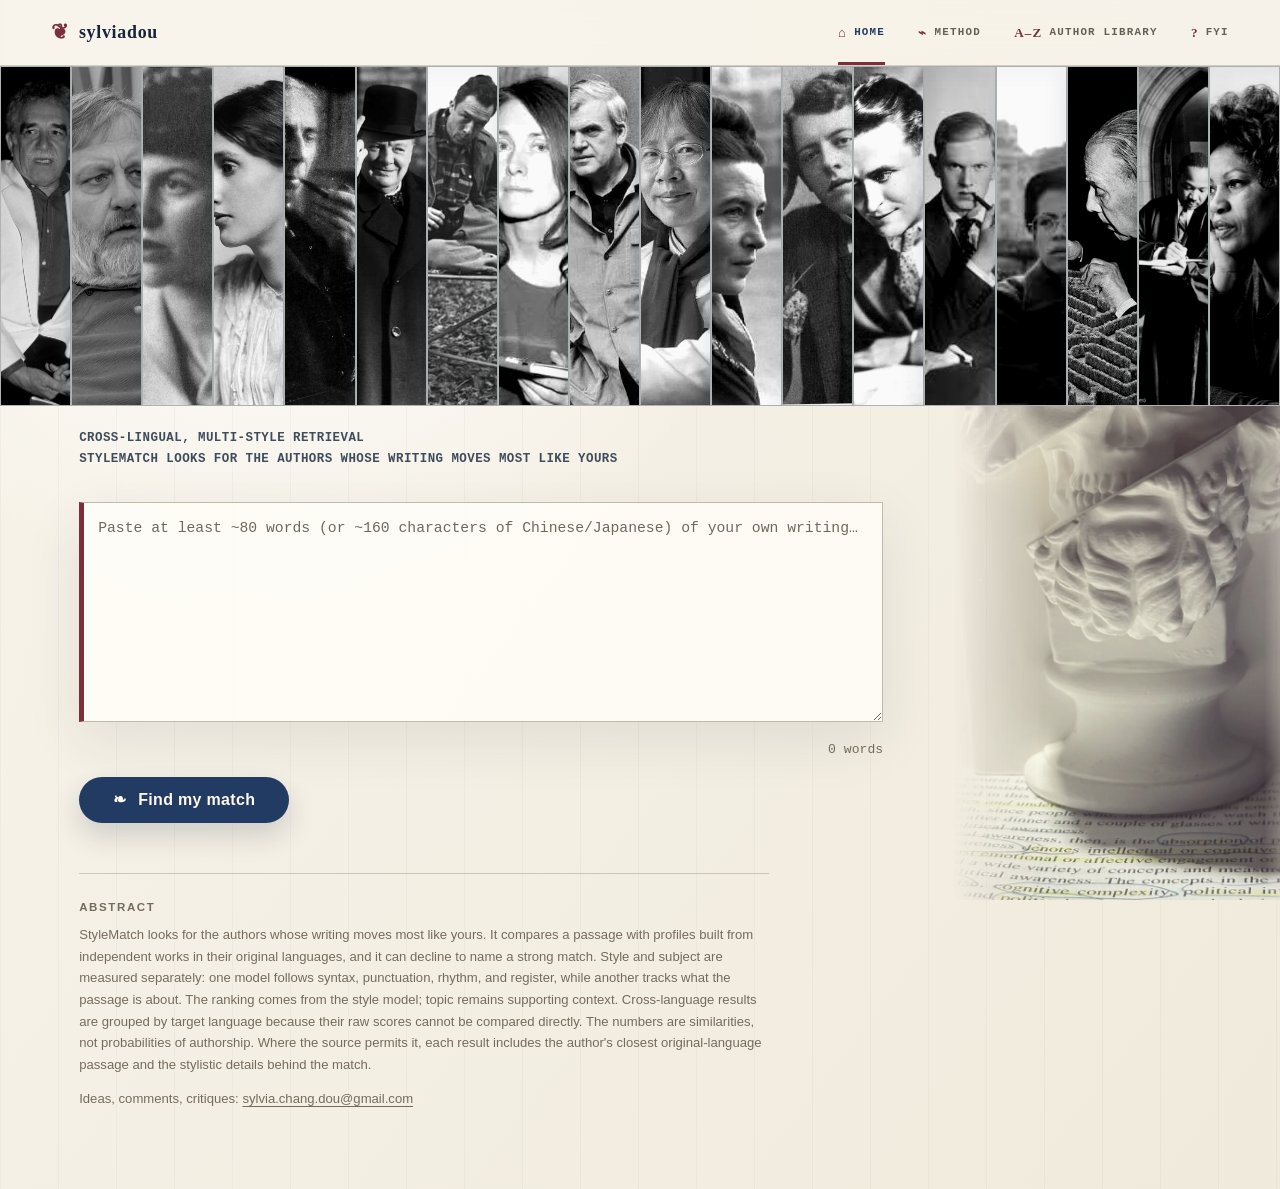
<file: web/static/index.html>
<!DOCTYPE html>
<html lang="en">
<head>
<meta charset="utf-8">
<meta name="viewport" content="width=device-width, initial-scale=1">
<title>Pure Style, Beyond Language — sylviadou</title>
<script src="analytics.js"></script>
<script src="config.js"></script>
<style>
  /* Design decisions (owner-approved): navy + khaki/warm-white palette following
     the system light/dark scheme; flat book-page layout with no cards, authors
     separated by whitespace only; ranked list with large serif numerals; serif
     (Cochin/Georgia) headings and source passages; sans body; monospace input
     and numbers; near-square corners throughout. */
  :root {
    --bg: #f7f4ec;            /* warm white */
    --field: #fffdf8;
    --ink: #1b2a44;           /* navy text */
    --muted: #7d715a;         /* khaki-brown */
    --navy: #1f3a5f;
    --navy-deep: #16293f;
    --khaki: #e8e0c9;
    --khaki-strong: #c9bb95;
    --border: #d8cfb6;
    --dot-style: #1f3a5f;     /* style = navy */
    --dot-topic: #a38b55;     /* topic = light brown */
    --dot-empty: #d8cfb6;
    --warn-bg: #f1e7c8; --warn-ink: #6b5518;
    --serif: Cochin, Georgia, "Songti SC", "Noto Serif SC", "Hiragino Mincho ProN",
             "Noto Serif JP", "Noto Serif", serif;
    --mono: ui-monospace, "SF Mono", Menlo, Consolas, "Noto Sans Mono CJK SC", monospace;
    --radius: 2px;
  }
  @media (prefers-color-scheme: dark) {
    :root {
      --bg: #0e1a2b;          /* deep navy */
      --field: #17273d;
      --ink: #ece4d0;         /* cream */
      --muted: #a89d82;
      --navy: #b3c7e2;        /* lightened navy for emphasis on dark */
      --navy-deep: #2a4468;
      --khaki: #24354f;
      --khaki-strong: #3a5074;
      --border: #2d4160;
      --dot-style: #8fadd6;
      --dot-topic: #c8b283;
      --dot-empty: #2d4160;
      --warn-bg: #33290f; --warn-ink: #dcc37a;
    }
  }
  * { box-sizing: border-box; }
  body { margin: 0; background: var(--bg); color: var(--ink);
         font: 16px/1.6 -apple-system, "Segoe UI", Roboto, "Noto Sans", "Noto Sans SC", sans-serif;
         min-height: 100vh; overflow-x: hidden; }
  main { position: relative; z-index: 1; max-width: 680px; margin: 0 auto; padding: 28px 18px 72px; }
  h1 { font-family: var(--serif); font-size: 2rem; letter-spacing: .01em;
       color: var(--navy); margin: 12px 0 4px; }
  .tagline { color: var(--muted); margin: 0 0 22px; }
  .method-link { display: inline-block; margin-left: 6px; color: var(--navy);
                 font-size: .88rem; text-decoration: none; border-bottom: 1px solid var(--khaki-strong); }
  .method-link:hover { border-bottom-color: var(--navy); }
  textarea { width: 100%; min-height: 180px; padding: 14px; border: 1px solid var(--border);
             border-radius: var(--radius); background: var(--field); color: var(--ink);
             font: .92rem/1.55 var(--mono); resize: vertical; }
  textarea::placeholder { color: var(--muted); }
  textarea:focus { outline: 2px solid var(--navy); border-color: transparent; }
  .controls { display: flex; flex-wrap: wrap; gap: 10px; align-items: center; margin: 12px 0 20px; }
  select, button { font: inherit; border-radius: var(--radius); padding: 8px 14px;
                   border: 1px solid var(--border); background: var(--field); color: var(--ink); }
  .counter { color: var(--muted); font: .82rem var(--mono); margin-left: auto; }
  #clear { background: none; border: 0; padding: 2px 4px; color: var(--muted);
           font-size: .82rem; text-decoration: underline; cursor: pointer; }
  #clear:hover { color: var(--navy); }
  #go { background: var(--navy); color: var(--bg); border: 0; padding: 10px 28px;
        font-weight: 600; letter-spacing: .02em; cursor: pointer; }
  #go:hover { background: var(--navy-deep); color: #fffdf8; }
  #go:disabled { opacity: .5; cursor: wait; }
  .banner { padding: 10px 14px; border-radius: var(--radius); margin: 0 0 16px;
            font-size: .92rem; border: 1px solid var(--border); }
  .banner.warn { background: var(--warn-bg); color: var(--warn-ink); }
  .banner.info { background: var(--khaki); color: var(--ink); }

  /* Ranked list: large serif numeral column, whitespace-only separation. */
  #output { margin-top: 26px; }
  .match { display: grid; grid-template-columns: 2.4rem 1fr; column-gap: 14px;
           margin-bottom: 40px; }
  .rank-num { font-family: var(--serif); font-size: 1.9rem; line-height: 1.15;
              text-align: right; color: var(--muted); }
  .match.rank-1 .rank-num { color: var(--navy); }
  .match-head { display: flex; flex-wrap: wrap; align-items: baseline; gap: 10px; }
  .match-head h3 { margin: 0; font-family: var(--serif); font-size: 1.35rem;
                   font-weight: 600; color: var(--muted); }
  .match.rank-1 .match-head h3 { color: var(--navy); font-size: 1.55rem; }
  .chip { font-size: .68rem; letter-spacing: .08em; text-transform: uppercase;
          padding: 1px 7px; border: 1px solid var(--khaki-strong);
          border-radius: var(--radius); color: var(--muted); }
  .affinity { margin-left: auto; font: 600 1.15rem var(--mono); color: var(--muted); }
  .match.rank-1 .affinity { color: var(--navy); font-size: 1.3rem; }
  .match-body img { width: 68px; height: 68px; object-fit: cover; filter: grayscale(1);
                    float: left; margin: 8px 12px 5px 0; border-radius: var(--radius); }
  .match-body p { margin: 7px 0 2px; font-size: .9rem; color: var(--muted); }
  .traits { margin-top: 3px; font: .78rem var(--mono); color: var(--navy); }

  /* Sub-scores: mini dot matrix + monospace value. */
  .scores { margin: 8px 0 2px; display: grid; gap: 4px; }
  .score-row { display: flex; align-items: center; gap: 10px; font-size: .78rem; }
  .score-row .lbl { width: 3.4em; letter-spacing: .06em; text-transform: uppercase;
                    color: var(--muted); }
  .dots { display: inline-flex; gap: 4px; }
  .dots i { width: 7px; height: 7px; border-radius: 50%; background: var(--dot-empty); }
  .dots.style i.on { background: var(--dot-style); }
  .dots.topic i.on { background: var(--dot-topic); }
  .score-row .val { font: .78rem var(--mono); color: var(--ink); }

  .why { margin: 8px 0 0; padding-left: 18px; }
  .why li { margin: 3px 0; font-size: .92rem; }
  details { margin-top: 8px; }
  summary { cursor: pointer; color: var(--navy); font-size: .9rem; }
  blockquote { font-family: var(--serif); font-size: 1.05rem; line-height: 1.75;
               border-left: 2px solid var(--khaki-strong); margin: 12px 0 12px 2px;
               padding: 2px 0 2px 14px; background: none; }
  blockquote cite { display: block; font-family: var(--serif); color: var(--muted);
                    font-size: .82rem; font-style: italic; margin-top: 5px; }
  .empty, .error { text-align: center; padding: 28px; color: var(--muted); }
  .error { color: #a04a3c; }

  /* Post-result actions: retry + export. */
  .actions { display: flex; flex-wrap: wrap; gap: 10px; margin: 6px 0 34px;
             padding-top: 18px; border-top: 1px solid var(--border); }
  .actions button { cursor: pointer; }
  .actions .primary { background: var(--navy); color: var(--bg); border: 0; font-weight: 600; }
  .actions .primary:hover { background: var(--navy-deep); color: #fffdf8; }
  .actions button:disabled { opacity: .5; cursor: wait; }

  footer { color: var(--muted); font-size: .82rem; margin-top: 40px; text-align: left;
           border-top: 1px solid var(--border); padding-top: 18px; }
  footer h2 { font-size: .72rem; letter-spacing: .14em; text-transform: uppercase;
              color: var(--muted); margin: 0 0 8px; }
  footer p { margin: 0; line-height: 1.65; }
  footer .footer-contact { margin-top: 12px; }
  footer .footer-contact a { color: inherit; text-underline-offset: 3px; }
  .spinner { text-align: center; padding: 30px; color: var(--muted); }

  /* Export sheet: fixed light palette independent of the site theme — white
     background, dark gray text, representative passages in navy blue. */
  #export-sheet { display: none; background: #ffffff; color: #2b2b2b; width: 720px;
                  padding: 42px 46px; font: 15px/1.6 -apple-system, "Segoe UI", Roboto,
                  "Noto Sans", "Noto Sans SC", sans-serif;
                  -webkit-print-color-adjust: exact; print-color-adjust: exact; }
  #export-sheet h1 { font-family: var(--serif); color: #1f3a5f; font-size: 1.7rem; margin: 0; }
  #export-sheet .xsub { color: #6b6b6b; font-size: .78rem; margin: 2px 0 20px; }
  #export-sheet h2 { font-size: .72rem; letter-spacing: .14em; text-transform: uppercase;
                     color: #6b6b6b; margin: 20px 0 6px; }
  #export-sheet .xuser { border: 1px solid #d9d9d9; border-radius: 2px; padding: 12px 14px;
                         font: .85rem/1.65 var(--mono); white-space: pre-wrap;
                         word-wrap: break-word; color: #222; margin: 0 0 6px; }
  #export-sheet .xbanner { font-size: .85rem; color: #444; margin: 3px 0; }
  #export-sheet .xmatch { margin: 0 0 20px; page-break-inside: avoid; }
  #export-sheet .xhead { display: flex; flex-wrap: wrap; align-items: baseline; gap: 9px; }
  #export-sheet .xrank { font-family: var(--serif); font-size: 1.15rem; color: #9a9a9a; }
  #export-sheet .xname { font-family: var(--serif); font-weight: 600; font-size: 1.2rem;
                         color: #1f3a5f; }
  #export-sheet .xchip { font-size: .62rem; letter-spacing: .08em; text-transform: uppercase;
                         border: 1px solid #c9bb95; border-radius: 2px; color: #7d715a;
                         padding: 0 6px; }
  #export-sheet .xaff { margin-left: auto; font: 600 1rem var(--mono); color: #1f3a5f; }
  #export-sheet .xscores { font: .8rem var(--mono); color: #444; margin: 3px 0 0; }
  #export-sheet .xprofile { font-size: .85rem; color: #555; margin: 4px 0 0; }
  #export-sheet .xtraits { font: .76rem var(--mono); color: #1f3a5f; margin: 3px 0 0; }
  #export-sheet .xwhy { margin: 5px 0 0; padding-left: 18px; font-size: .85rem; color: #333; }
  #export-sheet .xwhy li { margin: 2px 0; }
  #export-sheet blockquote { font-family: var(--serif); color: #1f3a5f;
                             border-left: 2px solid #1f3a5f; font-size: .98rem; line-height: 1.7;
                             margin: 10px 0 10px 2px; padding: 2px 0 2px 13px; }
  #export-sheet blockquote cite { display: block; font-family: var(--serif); color: #7d715a;
                                  font-size: .74rem; font-style: italic; margin-top: 4px; }
  #export-sheet .xfoot { display: flex; gap: 18px; align-items: center;
                         border-top: 1px solid #d9d9d9; margin-top: 28px; padding-top: 16px; }
  #export-sheet .xfoot img { width: 86px; height: 86px; image-rendering: pixelated; }
  #export-sheet .xurl { font: .8rem var(--mono); color: #1f3a5f; word-break: break-all; }
  #export-sheet .xnote { font-size: .72rem; color: #6b6b6b; margin-top: 5px; line-height: 1.5; }

  @media print {
    body.printing { background: #ffffff; }
    body.printing main { display: none !important; }
    body.printing #export-sheet { display: block; width: auto; padding: 0; }
  }
</style>
<link rel="stylesheet" href="method-flow.css">
<link rel="stylesheet" href="site-shell.css?v=20260904-2">
</head>
<body class="page-home stylematch-atmosphere">
<header class="site-header">
  <a class="site-mark" href="https://github.com/sylviachangdou-prayer" target="_blank" rel="noopener noreferrer" aria-label="sylviadou on GitHub"><span aria-hidden="true">❦</span> sylviadou</a>
  <nav class="site-nav" aria-label="Primary navigation">
    <a class="active" href="index.html"><span aria-hidden="true">⌂</span> Home</a>
    <a href="method.html"><span aria-hidden="true">⌁</span> Method</a>
    <a href="authors.html"><span aria-hidden="true">A–Z</span> Author Library</a>
    <a href="fyi.html"><span aria-hidden="true">?</span> FYI</a>
  </nav>
</header>

<div class="voice-line-stage" aria-live="polite">
  <blockquote id="voice-line"></blockquote>
  <cite id="voice-credit"></cite>
</div>

<aside class="art-ribbon" aria-hidden="true">
  <span class="art-strip art-wave"></span>
  <span class="art-strip art-bedroom"></span>
  <span class="art-strip art-scroll"></span>
  <span class="art-strip art-manuscript"></span>
</aside>

<section class="loading-theatre" id="match-transition" role="status" aria-live="polite" hidden>
  <div class="transition-gallery" aria-hidden="true">
    <span class="transition-artwork" id="transition-artwork"></span>
  </div>
  <article class="typed-manuscript">
    <p class="typed-passage" id="transition-passage"></p>
  </article>
  <footer class="typed-credit"><cite id="transition-work"></cite><span id="transition-author"></span></footer>
</section>

<main class="home-main">
  <section class="input-panel" aria-label="StyleMatch passage input">
  <div class="voice-portraits" aria-label="Voices across languages and forms">
    <figure class="voice-sticker" title="Gabriel García Márquez"><img src="portraits/gabriel-garcia-marquez.jpg" alt="Gabriel García Márquez" loading="eager"></figure>
    <figure class="voice-sticker" title="Slavoj Žižek"><img src="portraits/slavoj-zizek.jpg" alt="Slavoj Žižek" loading="eager"></figure>
    <figure class="voice-sticker" title="Sylvia Plath"><img src="portraits/sylvia-plath.jpg" alt="Sylvia Plath" loading="eager"></figure>
    <figure class="voice-sticker" title="Virginia Woolf"><img src="portraits/virginia-woolf.jpg" alt="Virginia Woolf" loading="eager"></figure>
    <figure class="voice-sticker" title="Bertrand Russell"><img src="portraits/bertrand-russell.jpg" alt="Bertrand Russell" loading="eager"></figure>
    <figure class="voice-sticker" title="Winston Churchill"><img src="portraits/winston-churchill.jpeg" alt="Winston Churchill" loading="eager"></figure>
    <figure class="voice-sticker" title="Albert Camus"><img src="portraits/albert-camus.jpeg" alt="Albert Camus" loading="eager"></figure>
    <figure class="voice-sticker" title="Annie Ernaux"><img src="portraits/annie-ernaux.jpeg" alt="Annie Ernaux" loading="eager"></figure>
    <figure class="voice-sticker" title="Milan Kundera"><img src="portraits/milan-kundera.jpeg" alt="Milan Kundera" loading="eager"></figure>
    <figure class="voice-sticker" title="Can Xue"><img src="portraits/can-xue.jpeg" alt="Can Xue" loading="eager"></figure>
    <figure class="voice-sticker" title="Simone de Beauvoir"><img src="portraits/simone-de-beauvoir-photo.jpeg" alt="Simone de Beauvoir" loading="eager"></figure>
    <figure class="voice-sticker" title="Oscar Wilde"><img src="portraits/oscar-wilde.jpeg" alt="Oscar Wilde" loading="eager"></figure>
    <figure class="voice-sticker" title="F. Scott Fitzgerald"><img src="portraits/f-scott-fitzgerald.jpeg" alt="F. Scott Fitzgerald" loading="eager"></figure>
    <figure class="voice-sticker" title="Evelyn Waugh"><img src="portraits/evelyn-waugh.jpeg" alt="Evelyn Waugh" loading="eager"></figure>
    <figure class="voice-sticker" title="Qiu Miaojin"><img src="portraits/qiu-miaojin.jpeg" alt="Qiu Miaojin" loading="eager"></figure>
    <figure class="voice-sticker" title="Jorge Luis Borges"><img src="portraits/jorge-luis-borges.jpeg" alt="Jorge Luis Borges" loading="eager"></figure>
    <figure class="voice-sticker" title="Martin Luther King Jr."><img src="portraits/martin-luther-king-jr.jpg" alt="Martin Luther King Jr." loading="eager"></figure>
    <figure class="voice-sticker" title="Toni Morrison"><img src="portraits/toni-morrison.jpeg" alt="Toni Morrison" loading="eager"></figure>
  </div>
  <p class="capability-line">Cross-lingual, multi-style retrieval<br><span class="capability-detail">StyleMatch looks for the authors whose writing moves most like yours</span></p>

  <textarea id="text" placeholder="Paste at least ~80 words (or ~160 characters of Chinese/Japanese) of your own writing…"></textarea>

  <div class="controls">
    <span class="counter" id="counter">0 words</span>
    <button id="clear" type="button" hidden>Clear</button>
  </div>
  <button id="go"><span aria-hidden="true">❧</span> Find my match</button>
  </section>

  <div id="output"></div>

  <footer>
    <h2>Abstract</h2>
    <p>StyleMatch looks for the authors whose writing moves most like yours. It compares a
    passage with profiles built from independent works in their original languages, and it
    can decline to name a strong match. Style and subject are measured separately: one model
    follows syntax, punctuation, rhythm, and register, while another tracks what the passage
    is about. The ranking comes from the style model; topic remains supporting context.
    Cross-language results are grouped by target language because their raw scores cannot be
    compared directly. The numbers are similarities, not probabilities of authorship.
    Where the source permits it, each result includes the author's closest original-language
    passage and the stylistic details behind the match.</p>
    <p class="footer-contact">Ideas, comments, critiques:
      <a href="mailto:sylvia.chang.dou@gmail.com">sylvia.chang.dou@gmail.com</a>
    </p>
  </footer>
</main>

<div id="export-sheet" aria-hidden="true"></div>

<script>
const API = (window.STYLEMATCH_API || "").replace(/\/$/, "");
const SHARE_URL = window.STYLEMATCH_SHARE_URL || location.href;
const QR_LIB = "https://cdn.jsdelivr.net/npm/qrcode-generator@1.4.4/qrcode.min.js";
const H2C_LIB = "https://cdn.jsdelivr.net/npm/html2canvas@1.4.1/dist/html2canvas.min.js";

function lengthBucket(text) {
  const length = Array.from(text).length;
  if (length < 250) return "under_250";
  if (length < 500) return "250_499";
  if (length < 1000) return "500_999";
  return "1000_plus";
}

const $ = (id) => document.getElementById(id);
const textEl = $("text"), output = $("output"), goBtn = $("go"),
      clearBtn = $("clear"), sheet = $("export-sheet"),
      transitionEl = $("match-transition"),
      transitionArtworkEl = $("transition-artwork"),
      transitionPassageEl = $("transition-passage"),
      transitionWorkEl = $("transition-work"),
      transitionAuthorEl = $("transition-author"),
      voiceLineEl = $("voice-line"),
      voiceCreditEl = $("voice-credit");

let lastData = null, lastText = "";
let lastTransitionIndex = -1;
let lastTransitionArtworkIndex = -1;
let activeTransitionDurationMs = 21000;

const TRANSITION_MIN_MS = 10000;
const TRANSITION_ARTWORKS = [
  "art/transition/verrio-sea-triumph.jpg",
  "art/transition/ljubljana-baroque.jpg",
  "art/transition/aris-and-mars.jpeg",
  "art/transition/marc-dalessio.jpeg",
  "art/transition/monet.jpeg",
  "art/transition/raphael.webp",
  "art/transition/rocky.jpg",
  "art/transition/saint-jerome.jpeg",
  "art/transition/turner.jpeg",
];
const TRANSITION_PASSAGES = [
  {
    author: "Anonymous",
    work: "Beowulf",
    text: `Hwæt! We Gardena in geardagum, þeodcyninga þrym gefrunon, hu ða æþlingas ellen fremedon. Oft Scyld Scefing sceaþena þreatum, monegum mægþum, meodosetla ofteah, egsode eorlas. Syððan ærest wearð feasceaft funden, he þæs frofre gebad, weox under wolcnum, weorðmyndum þah, oðþæt him æghwylc þæra ymbsittendra ofer hronrade hyran scolde, gomban gyldan. þæt wæs god cyning!`,
  },
  {
    author: "Su Shi",
    work: "First Rhapsody on the Red Cliffs",
    text: `壬戌之秋，七月既望，苏子與客泛舟遊於赤壁之下。清風徐來，水波不興。舉酒屬客，誦明月之詩，歌窈窕之章。少焉，月出於東山之上，徘徊於斗牛之間。白露橫江，水光接天。縱一葦之所如，凌萬頃之茫然。浩浩乎如馮虛御風，而不知其所止；飄飄乎如遺世獨立，羽化而登仙。`,
  },
  {
    author: "Su Shi",
    work: "Second Rhapsody on the Red Cliffs",
    text: `是歲十月之望，步自雪堂，將歸於臨皋。二客從予，過黃泥之坂。霜露既降，木葉盡脫，人影在地，仰見明月。顧而樂之，行歌相答。已而嘆曰：有客無酒，有酒無肴，月白風清，如此良夜何！客曰：今者薄暮，舉網得魚，巨口細鱗，狀如松江之鱸。顧安所得酒乎？`,
  },
  {
    author: "Dante Alighieri",
    work: "Inferno",
    text: `Nel mezzo del cammin di nostra vita mi ritrovai per una selva oscura, ché la diritta via era smarrita. Ahi quanto a dir qual era è cosa dura esta selva selvaggia e aspra e forte che nel pensier rinova la paura! Tant'è amara che poco è più morte; ma per trattar del ben ch'i' vi trovai, dirò de l'altre cose ch'i' v'ho scorte. Io non so ben ridir com'i' v'intrai, tant'era pien di sonno a quel punto che la verace via abbandonai.`,
  },
  {
    author: "Homer",
    work: "The Odyssey",
    text: `Ἄνδρα μοι ἔννεπε, Μοῦσα, πολύτροπον, ὃς μάλα πολλὰ πλάγχθη, ἐπεὶ Τροίης ἱερὸν πτολίεθρον ἔπερσε· πολλῶν δ’ ἀνθρώπων ἴδεν ἄστεα καὶ νόον ἔγνω, πολλὰ δ’ ὅ γ’ ἐν πόντῳ πάθεν ἄλγεα ὃν κατὰ θυμόν, ἀρνύμενος ἥν τε ψυχὴν καὶ νόστον ἑταίρων.`,
  },
  {
    author: "William Shakespeare",
    work: "The Tempest",
    text: `Our revels now are ended. These our actors, as I foretold you, were all spirits and are melted into air, into thin air; and, like the baseless fabric of this vision, the cloud-capp'd towers, the gorgeous palaces, the solemn temples, the great globe itself, yea, all which it inherit, shall dissolve, and, like this insubstantial pageant faded, leave not a rack behind. We are such stuff as dreams are made on, and our little life is rounded with a sleep.`,
  },
  {
    author: "Johann Wolfgang von Goethe",
    work: "Faust I",
    text: `Habe nun, ach! Philosophie, Juristerei und Medizin, und leider auch Theologie durchaus studiert, mit heißem Bemühn. Da steh ich nun, ich armer Tor! Und bin so klug als wie zuvor; heiße Magister, heiße Doktor gar und ziehe schon an die zehen Jahr herauf, herab und quer und krumm meine Schüler an der Nase herum — und sehe, daß wir nichts wissen können! Das will mir schier das Herz verbrennen.`,
  },
  {
    author: "Alexander Pushkin",
    work: "Eugene Onegin",
    text: `«Мой дядя самых честных правил, когда не в шутку занемог, он уважать себя заставил и лучше выдумать не мог. Его пример другим наука; но, боже мой, какая скука с больным сидеть и день и ночь, не отходя ни шагу прочь! Какое низкое коварство полуживого забавлять…»`,
  },
  {
    author: "Matsuo Bashō",
    work: "The Narrow Road to the Deep North",
    text: `月日は百代の過客にして、行かふ年も又旅人也。舟の上に生涯をうかべ、馬の口とらへて老をむかふる者は、日々旅にして旅を栖とす。古人も多く旅に死せるあり。予もいづれの年よりか、片雲の風にさそはれて、漂泊の思ひやまず、海濱にさすらへ、去年の秋江上の破屋に蜘の古巣をはらひて、やや年も暮れ。`,
  },
  {
    author: "Charles Baudelaire",
    work: "Les Fleurs du mal",
    text: `La Nature est un temple où de vivants piliers laissent parfois sortir de confuses paroles; l'homme y passe à travers des forêts de symboles qui l'observent avec des regards familiers. Comme de longs échos qui de loin se confondent dans une ténébreuse et profonde unité, vaste comme la nuit et comme la clarté, les parfums, les couleurs et les sons se répondent. Il est des parfums frais comme des chairs d'enfants, doux comme les hautbois, verts comme les prairies.`,
  },
];

const VOICE_LINES = {
  "Evelyn Waugh": ["“Contra mundum.”", "Brideshead Revisited · 1945"],
  "Winston Churchill": ["“Blood, toil, tears and sweat.”", "House of Commons speech · 13 May 1940"],
  "F. Scott Fitzgerald": ["“So we beat on, boats against the current, borne back ceaselessly into the past.”", "The Great Gatsby · 1925"],
  "Virginia Woolf": ["“I am rooted, but I flow.”", "The Waves · 1931"],
  "Gabriel García Márquez": ["“Entonces se dijo que todo aquello no era más que una vanidad, y cerró la ventana.”", "El amor en los tiempos del cólera · 1985"],
  "Slavoj Žižek": ["“Reality is the ultimate fetish – we cling to it as a way to avoid the traumatic dimension of the real.”", "The Sublime Object of Ideology · 1989"],
  "Sylvia Plath": ["“Dying is an art, like everything else. I do it exceptionally well.”", "Lady Lazarus"],
  "Bertrand Russell": ["“To fear love is to fear life.”", "Marriage and Morals · 1929"],
  "Albert Camus": ["“J’avais cru que je pourrais me promener sur la plage, mais le soleil était trop fort.”", "L’Étranger · 1942"],
  "Annie Ernaux": ["“Le temps n’existait plus que par rapport à lui.”", "Passion simple"],
  "Milan Kundera": ["“Einmal ist keinmal.”", "Die unerträgliche Leichtigkeit des Seins · 1984"],
  "Can Xue": ["“我总是在黑暗里行走，但我不怕，因为黑暗是我自己的。”", "《苍老的浮云》· 1986"],
  "Simone de Beauvoir": ["“Je suis seule, mais je suis libre.”", "L’Invitée · 1943"],
  "Oscar Wilde": ["“The only way to get rid of temptation is to yield to it.”", "The Picture of Dorian Gray · 1890"],
  "Qiu Miaojin": ["“爱人是地狱，被爱也是地狱，但又不能不往地狱里去。”", "《鳄鱼手记》· 1994"],
  "Jorge Luis Borges": ["“Ese disperso amor es nuestro desanimado secreto.”", "Barrio Norte · Cuaderno San Martín · 1929"],
  "Martin Luther King Jr.": ["“We cannot walk alone.”", "I Have a Dream · 1963"],
  "Toni Morrison": ["“Narrative is radical, creating us at the very moment it is being created.”", "Nobel Lecture · 1993"],
};

let voiceTypingTimer = null;
let voiceHideTimer = null;
function typeVoiceLine(name) {
  const entry = VOICE_LINES[name];
  if (!entry) return;
  clearInterval(voiceTypingTimer);
  clearTimeout(voiceHideTimer);
  voiceLineEl.textContent = "";
  voiceCreditEl.textContent = entry[1];
  const x = Math.random() * 100;
  const y = Math.random() * 100;
  const xShift = x < 33 ? "0%" : x > 67 ? "-100%" : "-50%";
  const yShift = y < 33 ? "0%" : y > 67 ? "-100%" : "-50%";
  voiceLineEl.parentElement.style.left = `${x}%`;
  voiceLineEl.parentElement.style.top = `${y}%`;
  voiceLineEl.parentElement.style.setProperty("--voice-x-shift", xShift);
  voiceLineEl.parentElement.style.setProperty("--voice-y-shift", yShift);
  voiceLineEl.parentElement.classList.add("is-visible", "is-typing");
  const glyphs = Array.from(entry[0]);
  let position = 0;
  voiceTypingTimer = setInterval(() => {
    voiceLineEl.textContent += glyphs[position++];
    if (position >= glyphs.length) {
      clearInterval(voiceTypingTimer);
      voiceLineEl.parentElement.classList.remove("is-typing");
    }
  }, 112);
}

function deferVoiceLineHide() {
  clearTimeout(voiceHideTimer);
  voiceHideTimer = setTimeout(() => {
    clearInterval(voiceTypingTimer);
    voiceLineEl.parentElement.classList.remove("is-visible", "is-typing");
  }, 8000);
}

document.querySelectorAll(".voice-sticker").forEach((portrait) => {
  portrait.tabIndex = 0;
  portrait.addEventListener("mouseenter", () => typeVoiceLine(portrait.title));
  portrait.addEventListener("focus", () => typeVoiceLine(portrait.title));
  portrait.addEventListener("mouseleave", deferVoiceLineHide);
  portrait.addEventListener("blur", deferVoiceLineHide);
});

function updateCounter() {
  const t = textEl.value.trim();
  const cjk = (t.match(/[぀-ヿ一-鿿]/g) || []).length;
  $("counter").textContent = cjk > t.length / 4
    ? `${cjk} CJK characters` : `${t ? t.split(/\s+/).length : 0} words`;
  clearBtn.hidden = !t;
}
textEl.addEventListener("input", updateCounter);

function resetAll() {
  textEl.value = "";
  output.innerHTML = "";
  document.body.classList.remove("results-mode", "matching-mode");
  delete document.body.dataset.gallery;
  hideMatchTransition();
  lastData = null; lastText = "";
  updateCounter();
  window.scrollTo({ top: 0, behavior: "smooth" });
  textEl.focus();
}
clearBtn.onclick = resetAll;

goBtn.onclick = async () => {
  const text = textEl.value.trim();
  if (!text) return;
  const started = performance.now();
  const inputLengthBucket = lengthBucket(text);
  let httpStatus = 0;
  window.styleMatchTrack("match_started", { input_length_bucket: inputLengthBucket });
  goBtn.disabled = true;
  showMatchTransition();
  output.innerHTML = "";
  try {
    const res = await fetch(`${API}/api/match`, {
      method: "POST",
      headers: { "Content-Type": "application/json" },
      body: JSON.stringify({ text }),
    });
    httpStatus = res.status;
    const data = await res.json();
    if (!res.ok) throw new Error(data.detail || `Request failed (${res.status})`);
    const remaining = TRANSITION_MIN_MS - (performance.now() - started);
    if (remaining > 0) await new Promise(resolve => setTimeout(resolve, remaining));
    lastData = data; lastText = text;
    render(data);
    const matches = Object.values(data.results || {}).flat();
    window.styleMatchTrack("match_completed", {
      input_language: data.input_language || "unknown",
      input_length_bucket: inputLengthBucket,
      result_count: matches.length,
      low_confidence: matches.length > 0 && matches.every(match => match.low_confidence),
      elapsed_ms: Math.round(data.elapsed_ms || performance.now() - started),
    });
    await finishMatchTransition();
  } catch (err) {
    window.styleMatchTrack("match_failed", { http_status: httpStatus });
    hideMatchTransition();
    output.innerHTML = `<div class="error">${escapeHtml(err.message)}</div>`;
  } finally {
    goBtn.disabled = false;
  }
};

function showMatchTransition() {
  clearTimeout(voiceHideTimer);
  clearInterval(voiceTypingTimer);
  voiceLineEl.parentElement.classList.remove("is-visible", "is-typing");
  transitionEl.hidden = false;
  transitionEl.classList.remove("is-reading", "is-revealing");
  let index;
  do index = Math.floor(Math.random() * TRANSITION_PASSAGES.length);
  while (TRANSITION_PASSAGES.length > 1 && index === lastTransitionIndex);
  lastTransitionIndex = index;
  let artworkIndex;
  do artworkIndex = Math.floor(Math.random() * TRANSITION_ARTWORKS.length);
  while (TRANSITION_ARTWORKS.length > 1 && artworkIndex === lastTransitionArtworkIndex);
  lastTransitionArtworkIndex = artworkIndex;
  transitionArtworkEl.style.backgroundImage = `url("${TRANSITION_ARTWORKS[artworkIndex]}")`;
  const passage = TRANSITION_PASSAGES[index];
  transitionPassageEl.textContent = "";
  transitionPassageEl.setAttribute("aria-label", passage.text);
  transitionWorkEl.textContent = passage.work;
  transitionAuthorEl.textContent = passage.author;
  const formattedPassage = formatTransitionPassage(passage.text);
  activeTransitionDurationMs = Math.max(12900, Array.from(passage.text).length * 34);
  transitionEl.style.setProperty("--transition-scroll-duration", `${activeTransitionDurationMs}ms`);
  void transitionEl.offsetWidth;
  transitionEl.classList.add("is-reading");
  document.body.classList.add("matching-mode");
  transitionPassageEl.textContent = formattedPassage;
}

function hideMatchTransition() {
  transitionEl.hidden = true;
  transitionEl.classList.remove("is-reading", "is-revealing");
  document.body.classList.remove("matching-mode");
}

function formatTransitionPassage(text) {
  const cjk = /[぀-ヿ㐀-鿿]/.test(text);
  const units = cjk ? Array.from(text) : text.trim().split(/\s+/);
  const target = cjk ? 18 : 42;
  const lines = [];
  let line = "";
  for (const unit of units) {
    const next = cjk ? line + unit : `${line}${line ? " " : ""}${unit}`;
    const phraseEnd = /[.!?;:。！？；：·]$/.test(unit);
    if (line && (next.length > target || (phraseEnd && next.length > target * .58))) {
      lines.push(next.trim());
      line = "";
    } else {
      line = next;
    }
  }
  if (line.trim()) lines.push(line.trim());
  return lines.join("\n");
}

async function finishMatchTransition() {
  transitionEl.classList.add("is-revealing");
  await new Promise(resolve => setTimeout(resolve, 900));
  hideMatchTransition();
}

function render(data) {
  document.body.classList.add("results-mode");
  const matches = Object.values(data.results).flat();
  const parts = [];
  parts.push(`<header class="result-intro">
    <h2>${matches.length ? "The voices nearest to yours" : "No strong voice emerged"}</h2>
  </header>`);
  if (data.language_detected) parts.push(
    `<div class="banner info">Detected language: <strong>${escapeHtml(data.input_language)}</strong></div>`);
  if (data.decade_match) parts.push(
    `<div class="banner info"><strong>Closest style decade: ${escapeHtml(data.decade_match.decade)}.</strong>
     Based on ${data.decade_match.n_sources} dated sources in ${escapeHtml(data.input_language)};
     similarity ${data.decade_match.style_similarity.toFixed(2)}</div>`);

  matches.forEach((m, i) => parts.push(matchRow(m, i + 1, data.input_language)));
  if (!matches.length) parts.push(
    `<div class="empty">No match to show for this passage yet — try a longer or different passage.</div>`);

  parts.push(`
  <div class="actions">
    <button id="retry" class="primary" type="button">Test a new passage</button>
    ${matches.length ? `
    <button id="export-pdf" type="button">Export as PDF</button>
    <button id="export-png" type="button">Save as image</button>` : ""}
  </div>`);

  output.innerHTML = parts.join("");
  $("retry").onclick = resetAll;
  const pdfBtn = $("export-pdf"), pngBtn = $("export-png");
  if (pdfBtn) pdfBtn.onclick = exportPdf;
  if (pngBtn) pngBtn.onclick = () => exportPng(pngBtn);
  output.querySelectorAll(".translation-toggle").forEach(button => {
    button.addEventListener("click", event => {
      event.stopPropagation();
      togglePassageTranslation(button, matches, data.input_language);
    });
  });
  const cards = [...output.querySelectorAll(".match")];
  cards.forEach(card => {
    const select = () => {
      cards.forEach(item => item.classList.toggle("is-selected", item === card));
      document.body.dataset.gallery = card.dataset.gallery;
    };
    card.addEventListener("click", select);
    card.addEventListener("focus", select);
  });
  if (cards[0]) {
    cards[0].classList.add("is-selected");
    document.body.dataset.gallery = cards[0].dataset.gallery;
  }
}

function matchRow(m, rank, inputLanguage) {
  const passages = m.representative_passages.map(p =>
    `<div class="source-passage">
      <blockquote>${escapeHtml(p.text)}<cite>${escapeHtml(p.title || p.source_id)}</cite></blockquote>
      <section class="passage-translation" hidden aria-label="Translation into ${escapeHtml(languageName(inputLanguage))}"></section>
    </div>`).join("");
  const translationToggle = m.target_language !== inputLanguage && m.representative_passages.length
    ? `<button class="translation-toggle" type="button" data-rank="${rank - 1}" data-passage="0" aria-expanded="false">See translated text</button>`
    : "";
  const why = (m.why || []).map(w => `<li>${escapeHtml(w)}</li>`).join("");
  const traits = m.style_traits ? `<div class="traits">${escapeHtml(m.style_traits)}</div>` : "";
  const profile = m.profile ? `<p>${escapeHtml(m.profile)}</p>` : "";
  const photo = /^https?:\/\//.test(m.photo_url || "")
    ? `<img src="${escapeHtml(m.photo_url)}" alt="Portrait of ${escapeHtml(m.author_or_speaker)}" loading="lazy">`
    : "";
  const gallery = galleryFor(m.target_language, rank);
  return `
  <article class="match rank-${rank} gallery-${gallery}" data-gallery="${gallery}" tabindex="0" aria-label="Rank ${rank}: ${escapeHtml(m.author_or_speaker)}">
    <div class="rank-num">${rank}</div>
    <div class="match-body">
      <div class="match-head">
        <h3>${escapeHtml(m.author_or_speaker)}</h3>
        <span class="chip">${escapeHtml(m.target_language)}</span>
        <span class="affinity" title="Composite affinity (uncalibrated)">${m.affinity_score.toFixed(2)}</span>
      </div>
      ${photo}${profile}${traits}
      <div class="scores">
        ${scoreRow("Style", m.style_similarity, "style")}
        ${m.topic_similarity != null ? scoreRow("Topic", m.topic_similarity, "topic") : ""}
      </div>
      ${why ? `<ul class="why">${why}</ul>` : ""}
      ${passages ? `<section class="passage-match" aria-label="Closest original-language passage">
        <div class="passage-label"><span aria-hidden="true">“</span> Their passage closest to yours ${translationToggle}</div>
        ${passages}
      </section>` : ""}
    </div>
  </article>`;
}

function languageName(code) {
  return ({ de: "German", en: "English", es: "Spanish", fa: "Persian", fr: "French", it: "Italian", ja: "Japanese", pl: "Polish", ru: "Russian", zh: "Chinese" })[code] || code.toUpperCase();
}

function translationCredit(payload) {
  if (payload.translation_type === "published") {
    return [payload.translator, payload.publisher, payload.publication_year].filter(Boolean).join(" · ");
  }
  return "AI translation · generated on request · no human translator or published edition";
}

async function togglePassageTranslation(button, matches, inputLanguage) {
  const match = matches[Number(button.dataset.rank)];
  const passage = match.representative_passages[Number(button.dataset.passage)];
  const source = button.closest(".passage-match").querySelectorAll(".source-passage")[Number(button.dataset.passage)];
  const panel = source.querySelector(".passage-translation");
  if (panel.dataset.loaded === "true") {
    panel.hidden = !panel.hidden;
    button.setAttribute("aria-expanded", String(!panel.hidden));
    button.textContent = panel.hidden ? "See translated text" : "Hide translated text";
    return;
  }

  button.disabled = true;
  button.textContent = "Translating…";
  try {
    let payload;
    if (passage.translated_text && passage.translation_language === inputLanguage) {
      payload = {
        text: passage.translated_text,
        translation_type: "published",
        translator: passage.translator,
        publisher: passage.translation_publisher,
        publication_year: passage.translation_year,
      };
    } else {
      const response = await fetch(`${API}/api/translate`, {
        method: "POST",
        headers: { "Content-Type": "application/json" },
        body: JSON.stringify({
          text: passage.text,
          source_language: match.target_language,
          target_language: inputLanguage,
        }),
      });
      payload = await response.json();
      if (!response.ok) {
        window.styleMatchTrack("translation_failed", {
          source_language: match.target_language,
          target_language: inputLanguage,
          http_status: response.status,
        });
        throw new Error(payload.detail || "Translation unavailable");
      }
    }
    panel.innerHTML = `<div class="passage-label"><span aria-hidden="true">↳</span> Translation into ${escapeHtml(languageName(inputLanguage))}</div>
      <blockquote>${escapeHtml(payload.text)}<cite>${escapeHtml(translationCredit(payload))}</cite></blockquote>`;
    panel.dataset.loaded = "true";
    panel.hidden = false;
    button.setAttribute("aria-expanded", "true");
    button.textContent = "Hide translated text";
    window.styleMatchTrack("translation_completed", {
      source_language: match.target_language,
      target_language: inputLanguage,
      translation_type: payload.translation_type || "machine",
    });
  } catch (error) {
    button.textContent = error.message || "Translation unavailable";
  } finally {
    button.disabled = false;
  }
}

function galleryFor(language, rank) {
  const byLanguage = { ja: "wave", zh: "scroll", fa: "manuscript", ar: "manuscript", fr: "bedroom", de: "bedroom", en: "bedroom" };
  return byLanguage[language] || ["wave", "bedroom", "scroll", "manuscript"][(rank - 1) % 4];
}

function scoreRow(label, value, kind) {
  const filled = Math.round(Math.max(0, Math.min(1, value)) * 10);
  const dots = Array.from({ length: 10 }, (_, i) => `<i${i < filled ? ' class="on"' : ""}></i>`).join("");
  return `<div class="score-row"><span class="lbl">${label}</span>
    <span class="dots ${kind}">${dots}</span>
    <span class="val">${value.toFixed(2)}</span></div>`;
}

/* ---------- export ---------- */

function loadScript(src) {
  return new Promise((resolve, reject) => {
    const s = document.createElement("script");
    s.src = src;
    s.onload = resolve;
    s.onerror = () => reject(new Error(`Could not load ${src}`));
    document.head.appendChild(s);
  });
}

async function qrDataUrl(url) {
  try {
    if (typeof qrcode === "undefined") await loadScript(QR_LIB);
    const qr = qrcode(0, "M");
    qr.addData(url);
    qr.make();
    return qr.createDataURL(4, 8);
  } catch {
    return null; /* offline or CDN blocked: fall back to the plain URL */
  }
}

async function buildExportSheet() {
  if (!lastData) return false;
  const matches = Object.values(lastData.results).flat();
  const banners = [];
  if (lastData.input_language)
    banners.push(`Input language: <strong>${escapeHtml(lastData.input_language)}</strong>`);
  if (lastData.decade_match)
    banners.push(`<strong>Closest style decade: ${escapeHtml(lastData.decade_match.decade)}.</strong>
      Based on ${lastData.decade_match.n_sources} dated sources in ${escapeHtml(lastData.input_language)};
      similarity ${lastData.decade_match.style_similarity.toFixed(2)}`);
  const qr = await qrDataUrl(SHARE_URL);
  const generated = new Date().toISOString().slice(0, 16).replace("T", " ");
  sheet.innerHTML = `
    <h1>StyleMatch</h1>
    <div class="xsub">Open-set style-profile retrieval · generated ${escapeHtml(generated)}</div>
    <h2>Your passage</h2>
    <div class="xuser">${escapeHtml(lastText)}</div>
    ${banners.map(b => `<div class="xbanner">${b}</div>`).join("")}
    <h2>Closest style profiles</h2>
    ${matches.map((m, i) => exportMatch(m, i + 1)).join("")}
    <div class="xfoot">
      ${qr ? `<img src="${qr}" alt="QR code for ${escapeHtml(SHARE_URL)}">` : ""}
      <div>
        <div class="xurl">${escapeHtml(SHARE_URL)}</div>
        <div class="xnote">Similarity scores are uncalibrated cosine values, used for ranking,
        never probabilities. Style and topic are scored by two separate models and shown
        separately; cross-language matches are reduced-confidence.</div>
      </div>
    </div>`;
  return true;
}

function exportMatch(m, rank) {
  const passages = m.representative_passages.map(p =>
    `<blockquote>${escapeHtml(p.text)}<cite>${escapeHtml(p.title || p.source_id)}</cite></blockquote>`).join("");
  const why = (m.why || []).map(w => `<li>${escapeHtml(w)}</li>`).join("");
  const scores = [`Affinity ${m.affinity_score.toFixed(2)}`, `Style ${m.style_similarity.toFixed(2)}`];
  if (m.topic_similarity != null) scores.push(`Topic ${m.topic_similarity.toFixed(2)}`);
  return `
  <div class="xmatch">
    <div class="xhead">
      <span class="xrank">${rank}</span>
      <span class="xname">${escapeHtml(m.author_or_speaker)}</span>
      <span class="xchip">${escapeHtml(m.target_language)}</span>
      <span class="xaff">${m.affinity_score.toFixed(2)}</span>
    </div>
    <div class="xscores">${scores.join(" &nbsp;·&nbsp; ")}</div>
    ${m.profile ? `<div class="xprofile">${escapeHtml(m.profile)}</div>` : ""}
    ${m.style_traits ? `<div class="xtraits">${escapeHtml(m.style_traits)}</div>` : ""}
    ${why ? `<ul class="xwhy">${why}</ul>` : ""}
    ${passages}
  </div>`;
}

async function exportPdf() {
  if (!(await buildExportSheet())) return;
  window.styleMatchTrack("export_pdf");
  document.body.classList.add("printing");
  const cleanup = () => document.body.classList.remove("printing");
  window.addEventListener("afterprint", cleanup, { once: true });
  window.print();
  setTimeout(cleanup, 2000); /* afterprint is unreliable on some mobile browsers */
}

async function exportPng(button) {
  if (!(await buildExportSheet())) return;
  button.disabled = true;
  const previous = { display: sheet.style.display, position: sheet.style.position,
                     left: sheet.style.left, top: sheet.style.top };
  try {
    if (typeof html2canvas === "undefined") await loadScript(H2C_LIB);
    Object.assign(sheet.style, { display: "block", position: "absolute", left: "-10000px", top: "0" });
    const canvas = await html2canvas(sheet, { backgroundColor: "#ffffff", scale: 2 });
    const link = document.createElement("a");
    link.download = `stylematch-${new Date().toISOString().slice(0, 10)}.png`;
    link.href = canvas.toDataURL("image/png");
    link.click();
    window.styleMatchTrack("export_png");
  } catch {
    alert("Could not render the image (the renderer failed to load). Please use “Export as PDF” instead.");
  } finally {
    Object.assign(sheet.style, previous);
    button.disabled = false;
  }
}

function escapeHtml(s) {
  return String(s).replace(/[&<>"']/g, c => ({ "&": "&amp;", "<": "&lt;", ">": "&gt;", '"': "&quot;", "'": "&#39;" }[c]));
}
</script>
</body>
</html>
</file>
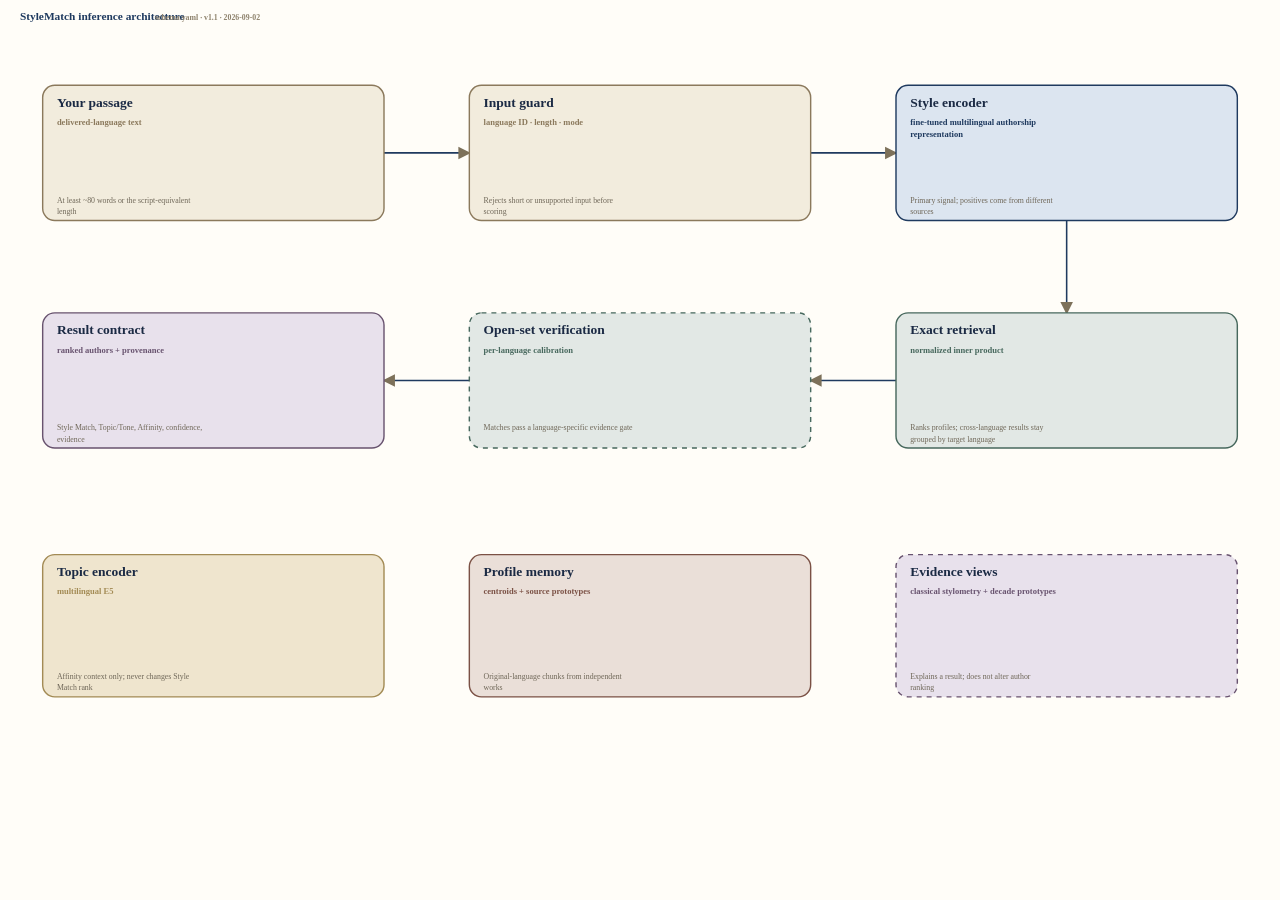
<file: docs/architecture/diagram.html>
<!doctype html><meta charset='utf-8'><title>StyleMatch Method Flow</title><style>body{margin:0;background:#fffdf8}svg{display:block;max-width:100%;height:auto;margin:auto}</style><?xml version="1.0" encoding="UTF-8"?>
<svg xmlns="http://www.w3.org/2000/svg" width="1800" height="1050" viewBox="0 0 1800 1050">
<defs><marker id="arrow" markerWidth="10" markerHeight="10" refX="8" refY="5" orient="auto"><path d="M1 1 L9 5 L1 9Z" fill="#7d715a"/></marker></defs>
<rect width="100%" height="100%" fill="#fffdf8"/>
<path d="M540,215.0 C597.6,215.0 602.4,215.0 660,215.0" fill="none" stroke="#1f3a5f" stroke-width="2.2" marker-end="url(#arrow)"/>
<path d="M1140,215.0 C1197.6,215.0 1202.4,215.0 1260,215.0" fill="none" stroke="#1f3a5f" stroke-width="2.2" marker-end="url(#arrow)"/>
<path d="M1500.0,310 C1500.0,369.8 1500.0,380.2 1500.0,440" fill="none" stroke="#1f3a5f" stroke-width="2.2" marker-end="url(#arrow)"/>
<path d="M1260,535.0 C1202.4,535.0 1197.6,535.0 1140,535.0" fill="none" stroke="#1f3a5f" stroke-width="2.2" marker-end="url(#arrow)"/>
<path d="M660,535.0 C602.4,535.0 597.6,535.0 540,535.0" fill="none" stroke="#1f3a5f" stroke-width="2.2" marker-end="url(#arrow)"/>
<g id="node-query">
<rect x="60" y="120" width="480" height="190" rx="17" fill="#f2ecdd" stroke="#8b795c" stroke-width="2"/>
<text x="80" y="150" font-size="19" font-weight="700" fill="#1b2a44"><tspan x="80" dy="0">Your passage</tspan></text>
<text x="80" y="176" font-size="12" font-weight="700" fill="#8b795c"><tspan x="80" dy="0">delivered-language text</tspan></text>
<text x="80" y="285" font-size="11" font-weight="400" fill="#6f6758"><tspan x="80" dy="0">At least ~80 words or the script-equivalent</tspan><tspan x="80" dy="16">length</tspan></text>
</g>
<g id="node-input_guard">
<rect x="660" y="120" width="480" height="190" rx="17" fill="#f2ecdd" stroke="#8b795c" stroke-width="2"/>
<text x="680" y="150" font-size="19" font-weight="700" fill="#1b2a44"><tspan x="680" dy="0">Input guard</tspan></text>
<text x="680" y="176" font-size="12" font-weight="700" fill="#8b795c"><tspan x="680" dy="0">language ID · length · mode</tspan></text>
<text x="680" y="285" font-size="11" font-weight="400" fill="#6f6758"><tspan x="680" dy="0">Rejects short or unsupported input before</tspan><tspan x="680" dy="16">scoring</tspan></text>
</g>
<g id="node-style_encoder">
<rect x="1260" y="120" width="480" height="190" rx="17" fill="#dce5f0" stroke="#1f3a5f" stroke-width="2"/>
<text x="1280" y="150" font-size="19" font-weight="700" fill="#1b2a44"><tspan x="1280" dy="0">Style encoder</tspan></text>
<text x="1280" y="176" font-size="12" font-weight="700" fill="#1f3a5f"><tspan x="1280" dy="0">fine-tuned multilingual authorship</tspan><tspan x="1280" dy="17">representation</tspan></text>
<text x="1280" y="285" font-size="11" font-weight="400" fill="#6f6758"><tspan x="1280" dy="0">Primary signal; positives come from different</tspan><tspan x="1280" dy="16">sources</tspan></text>
</g>
<g id="node-topic_encoder">
<rect x="60" y="780" width="480" height="200" rx="17" fill="#efe5ce" stroke="#a38b55" stroke-width="2"/>
<text x="80" y="810" font-size="19" font-weight="700" fill="#1b2a44"><tspan x="80" dy="0">Topic encoder</tspan></text>
<text x="80" y="836" font-size="12" font-weight="700" fill="#a38b55"><tspan x="80" dy="0">multilingual E5</tspan></text>
<text x="80" y="955" font-size="11" font-weight="400" fill="#6f6758"><tspan x="80" dy="0">Affinity context only; never changes Style</tspan><tspan x="80" dy="16">Match rank</tspan></text>
</g>
<g id="node-profile_memory">
<rect x="660" y="780" width="480" height="200" rx="17" fill="#eadfd8" stroke="#7b5145" stroke-width="2"/>
<text x="680" y="810" font-size="19" font-weight="700" fill="#1b2a44"><tspan x="680" dy="0">Profile memory</tspan></text>
<text x="680" y="836" font-size="12" font-weight="700" fill="#7b5145"><tspan x="680" dy="0">centroids + source prototypes</tspan></text>
<text x="680" y="955" font-size="11" font-weight="400" fill="#6f6758"><tspan x="680" dy="0">Original-language chunks from independent</tspan><tspan x="680" dy="16">works</tspan></text>
</g>
<g id="node-retrieval">
<rect x="1260" y="440" width="480" height="190" rx="17" fill="#e2e8e5" stroke="#47685d" stroke-width="2"/>
<text x="1280" y="470" font-size="19" font-weight="700" fill="#1b2a44"><tspan x="1280" dy="0">Exact retrieval</tspan></text>
<text x="1280" y="496" font-size="12" font-weight="700" fill="#47685d"><tspan x="1280" dy="0">normalized inner product</tspan></text>
<text x="1280" y="605" font-size="11" font-weight="400" fill="#6f6758"><tspan x="1280" dy="0">Ranks profiles; cross-language results stay</tspan><tspan x="1280" dy="16">grouped by target language</tspan></text>
</g>
<g id="node-verification">
<rect x="660" y="440" width="480" height="190" rx="17" fill="#e2e8e5" stroke="#47685d" stroke-width="2" stroke-dasharray="7 7"/>
<text x="680" y="470" font-size="19" font-weight="700" fill="#1b2a44"><tspan x="680" dy="0">Open-set verification</tspan></text>
<text x="680" y="496" font-size="12" font-weight="700" fill="#47685d"><tspan x="680" dy="0">per-language calibration</tspan></text>
<text x="680" y="605" font-size="11" font-weight="400" fill="#6f6758"><tspan x="680" dy="0">Matches pass a language-specific evidence gate</tspan></text>
</g>
<g id="node-evidence">
<rect x="1260" y="780" width="480" height="200" rx="17" fill="#e8e1ec" stroke="#68536f" stroke-width="2" stroke-dasharray="7 7"/>
<text x="1280" y="810" font-size="19" font-weight="700" fill="#1b2a44"><tspan x="1280" dy="0">Evidence views</tspan></text>
<text x="1280" y="836" font-size="12" font-weight="700" fill="#68536f"><tspan x="1280" dy="0">classical stylometry + decade prototypes</tspan></text>
<text x="1280" y="955" font-size="11" font-weight="400" fill="#6f6758"><tspan x="1280" dy="0">Explains a result; does not alter author</tspan><tspan x="1280" dy="16">ranking</tspan></text>
</g>
<g id="node-result">
<rect x="60" y="440" width="480" height="190" rx="17" fill="#e8e1ec" stroke="#68536f" stroke-width="2"/>
<text x="80" y="470" font-size="19" font-weight="700" fill="#1b2a44"><tspan x="80" dy="0">Result contract</tspan></text>
<text x="80" y="496" font-size="12" font-weight="700" fill="#68536f"><tspan x="80" dy="0">ranked authors + provenance</tspan></text>
<text x="80" y="605" font-size="11" font-weight="400" fill="#6f6758"><tspan x="80" dy="0">Style Match, Topic/Tone, Affinity, confidence,</tspan><tspan x="80" dy="16">evidence</tspan></text>
</g>
<text x="28" y="28" font-size="16" font-weight="700" fill="#1f3a5f"><tspan x="28" dy="0">StyleMatch inference architecture</tspan></text>
<text x="218" y="28" font-size="11" font-weight="600" fill="#8d816b"><tspan x="218" dy="0">schema.yaml · v1.1 · 2026-09-02</tspan></text>
</svg>
</file>
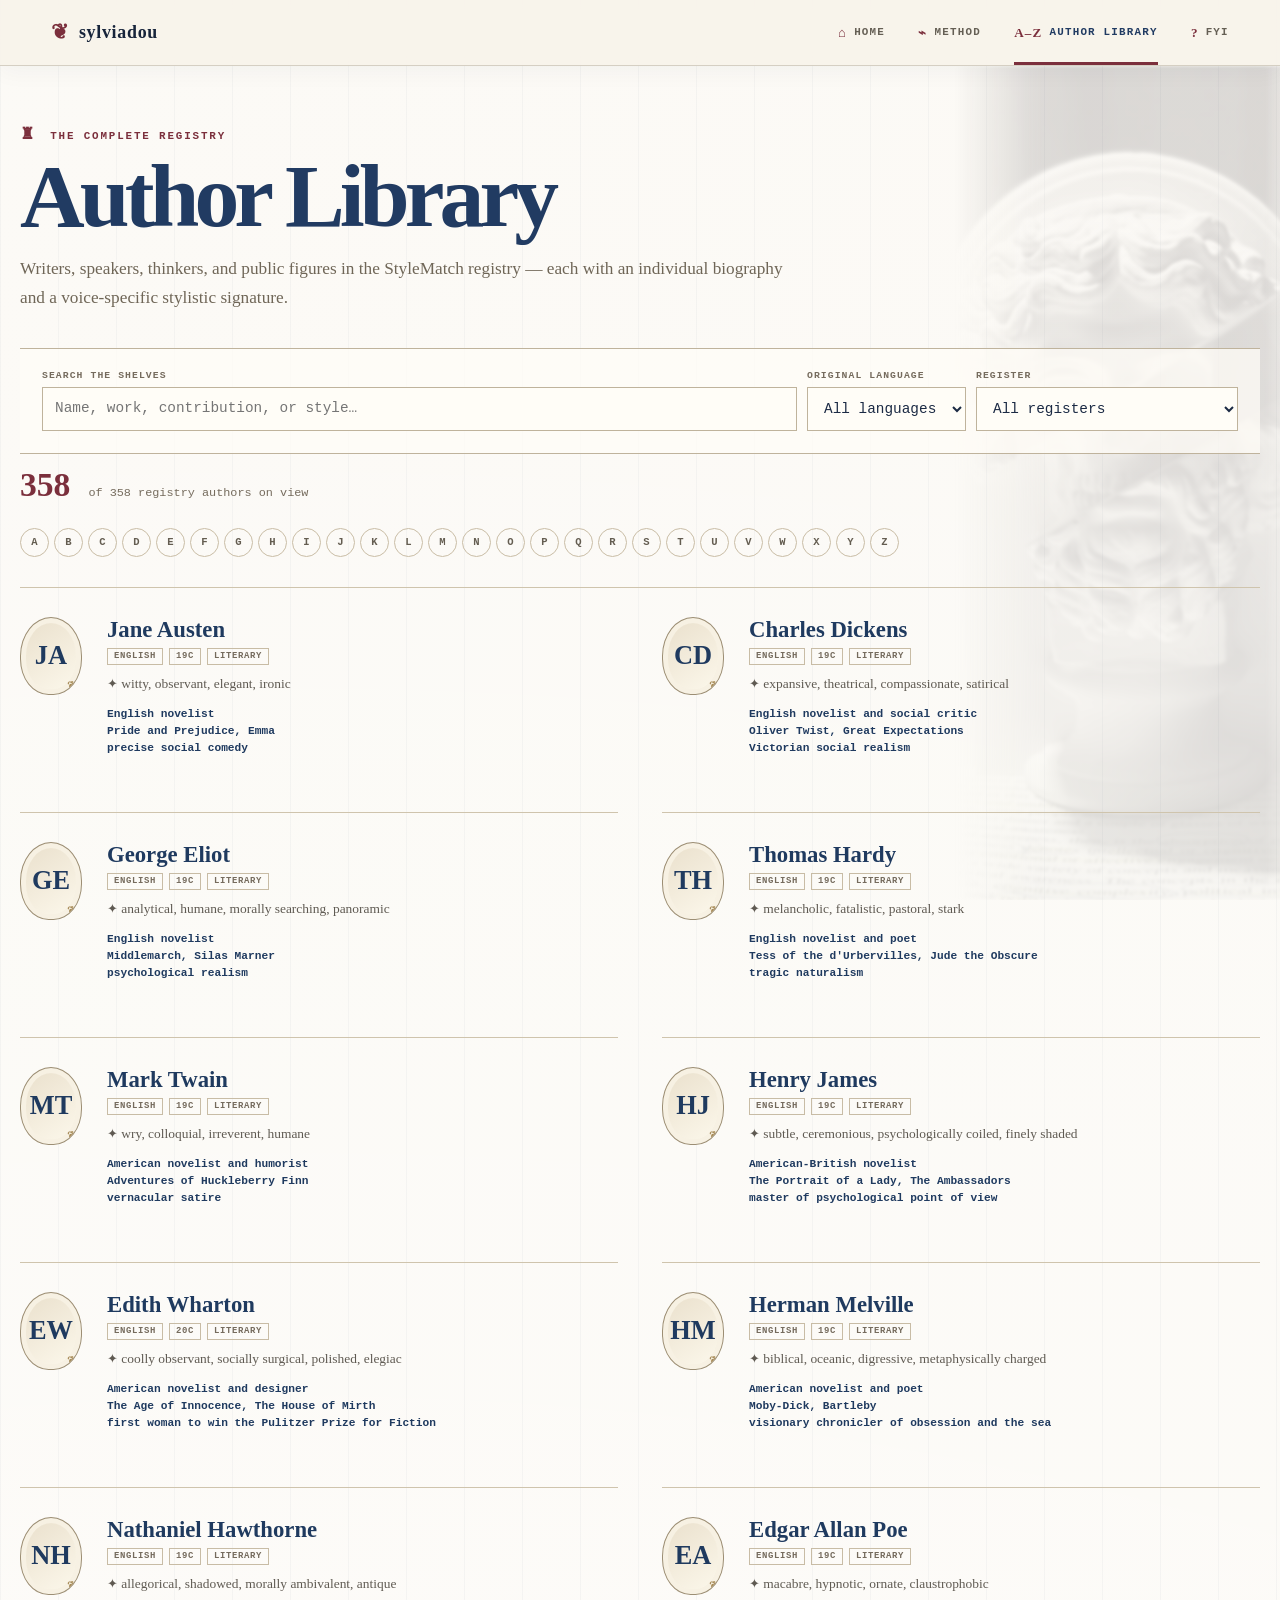
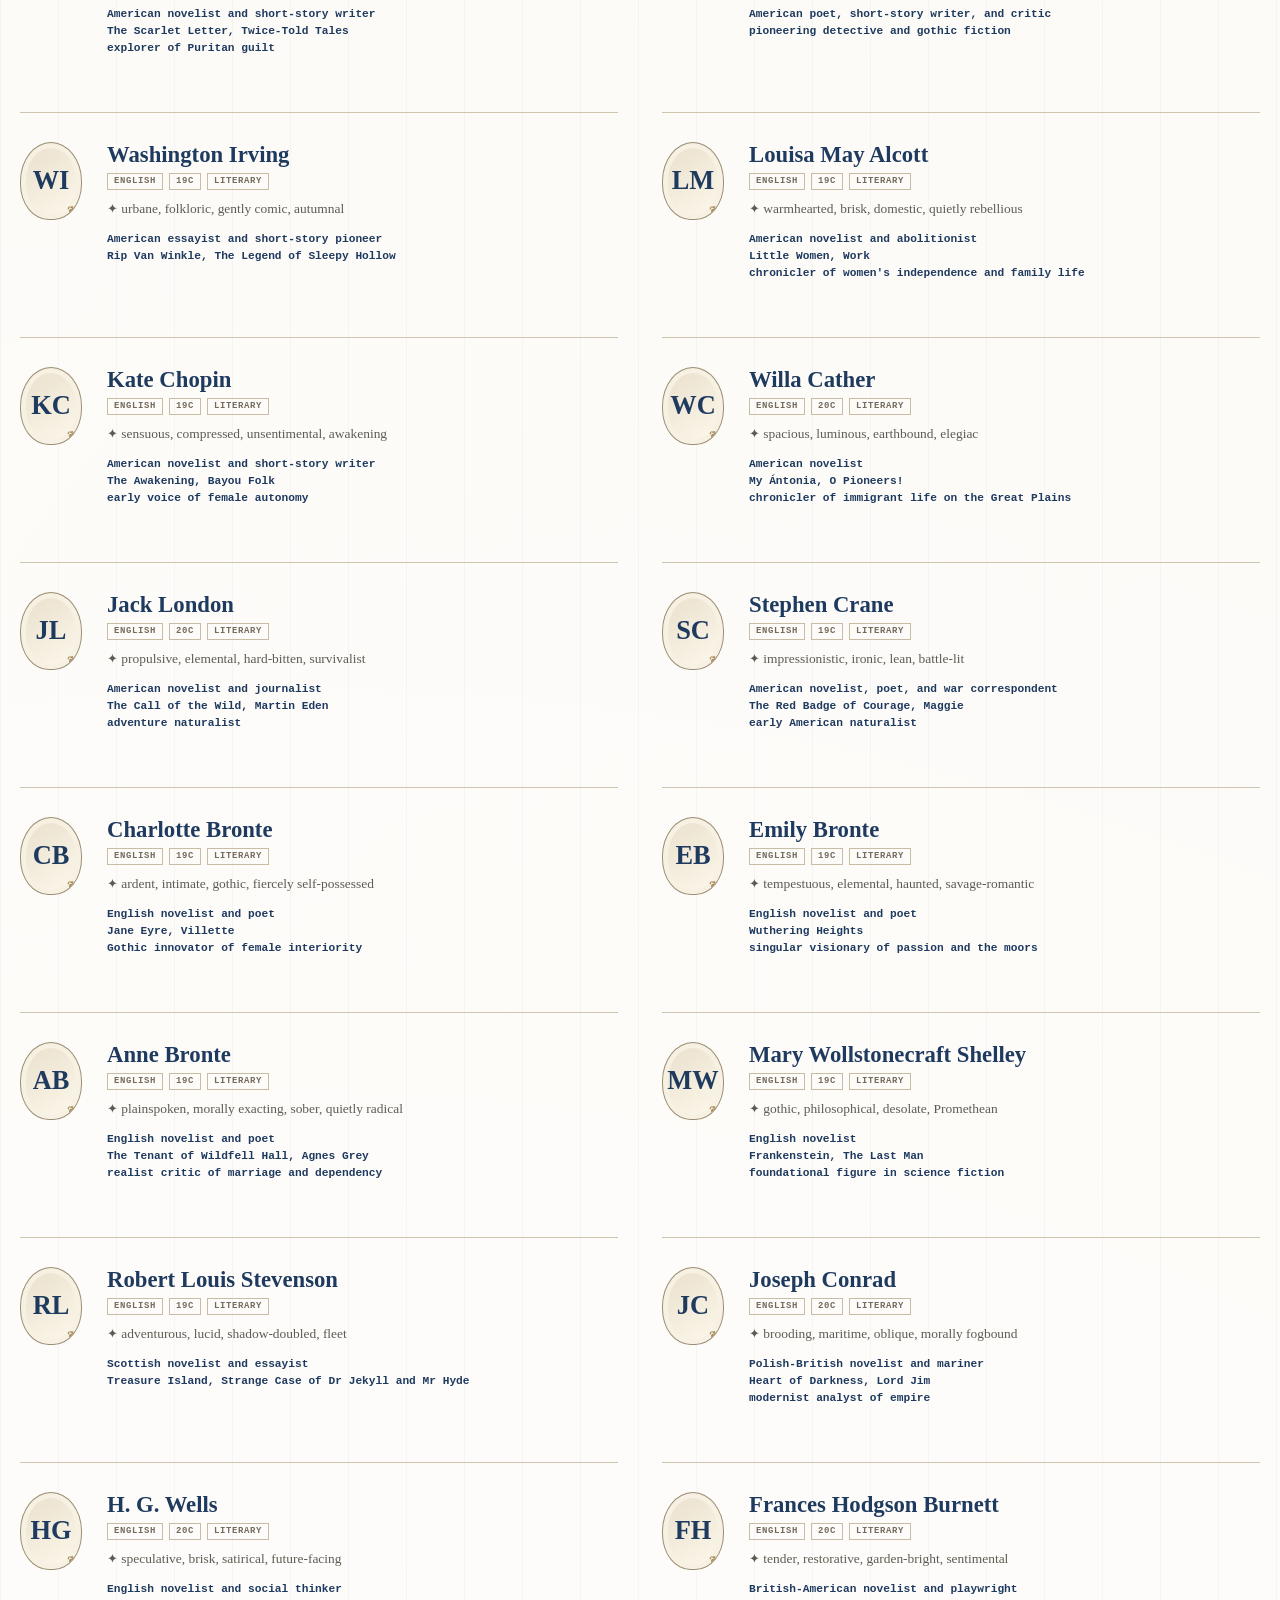
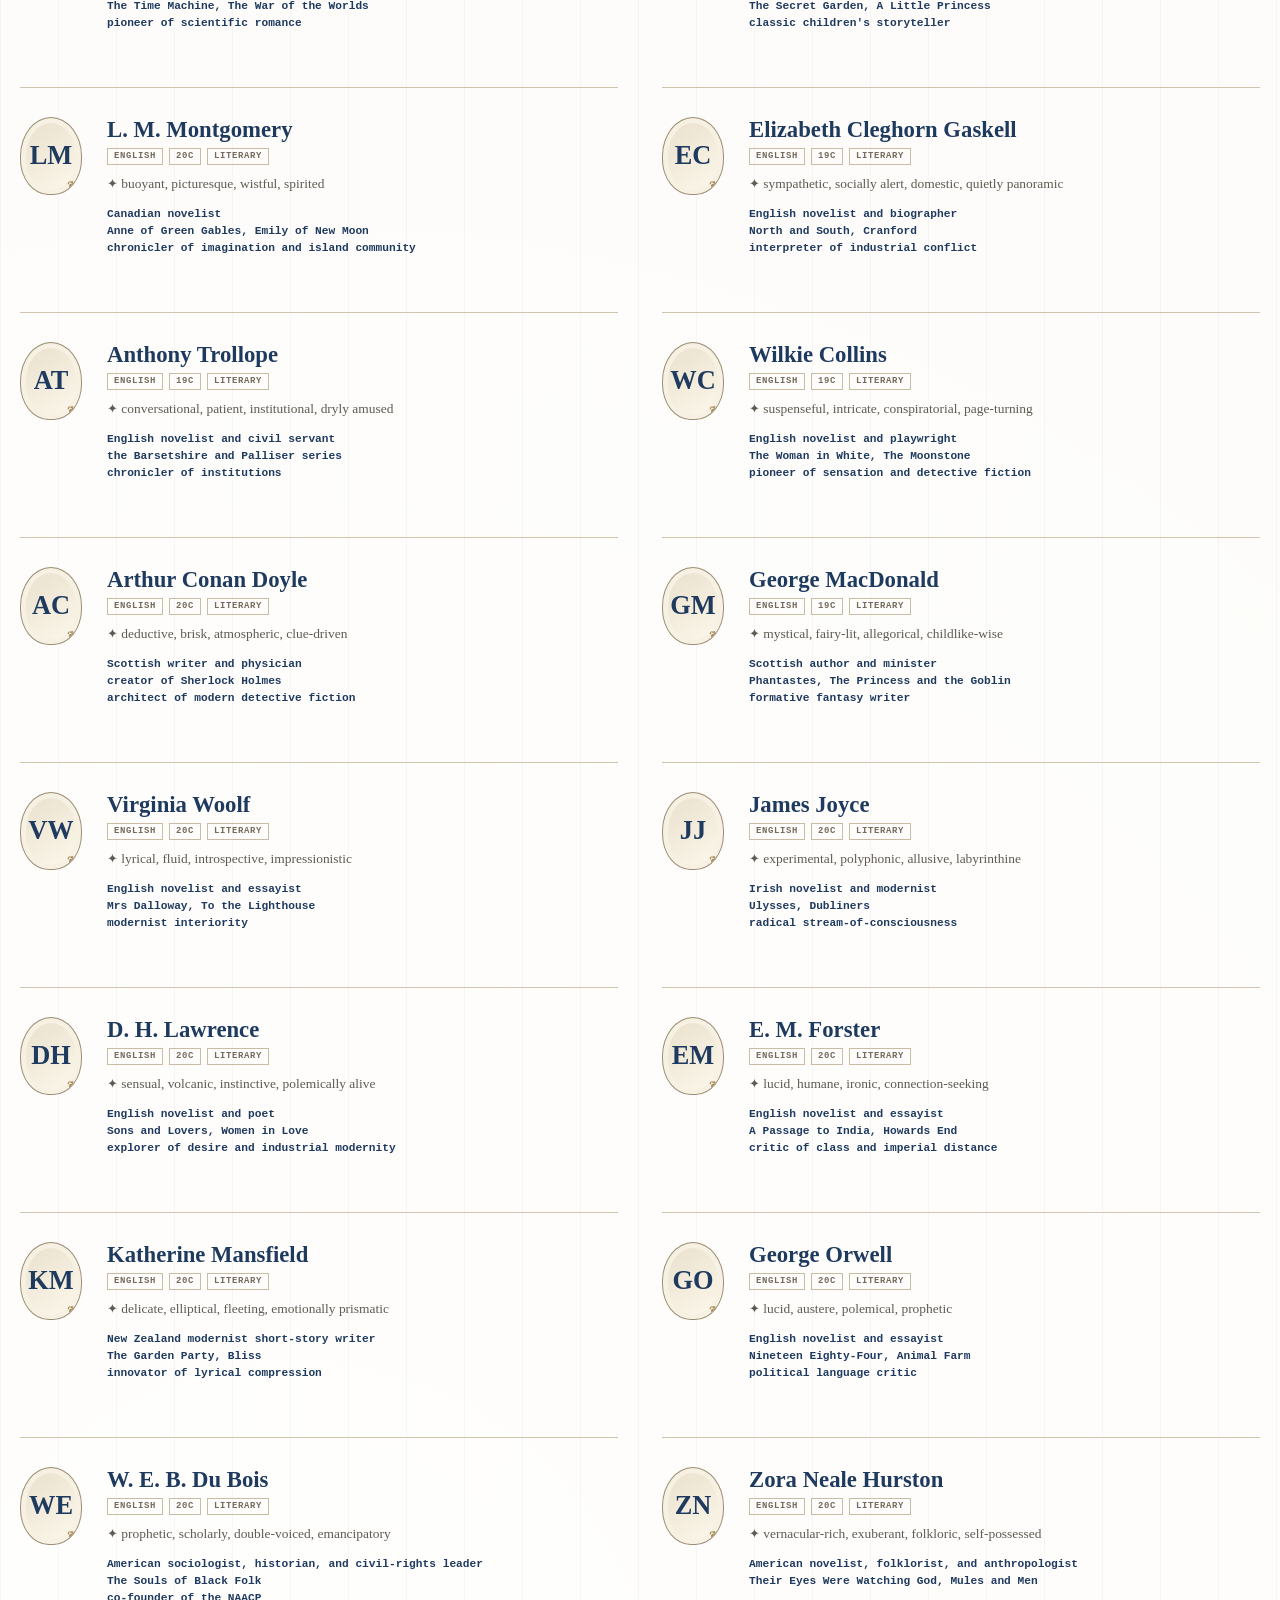
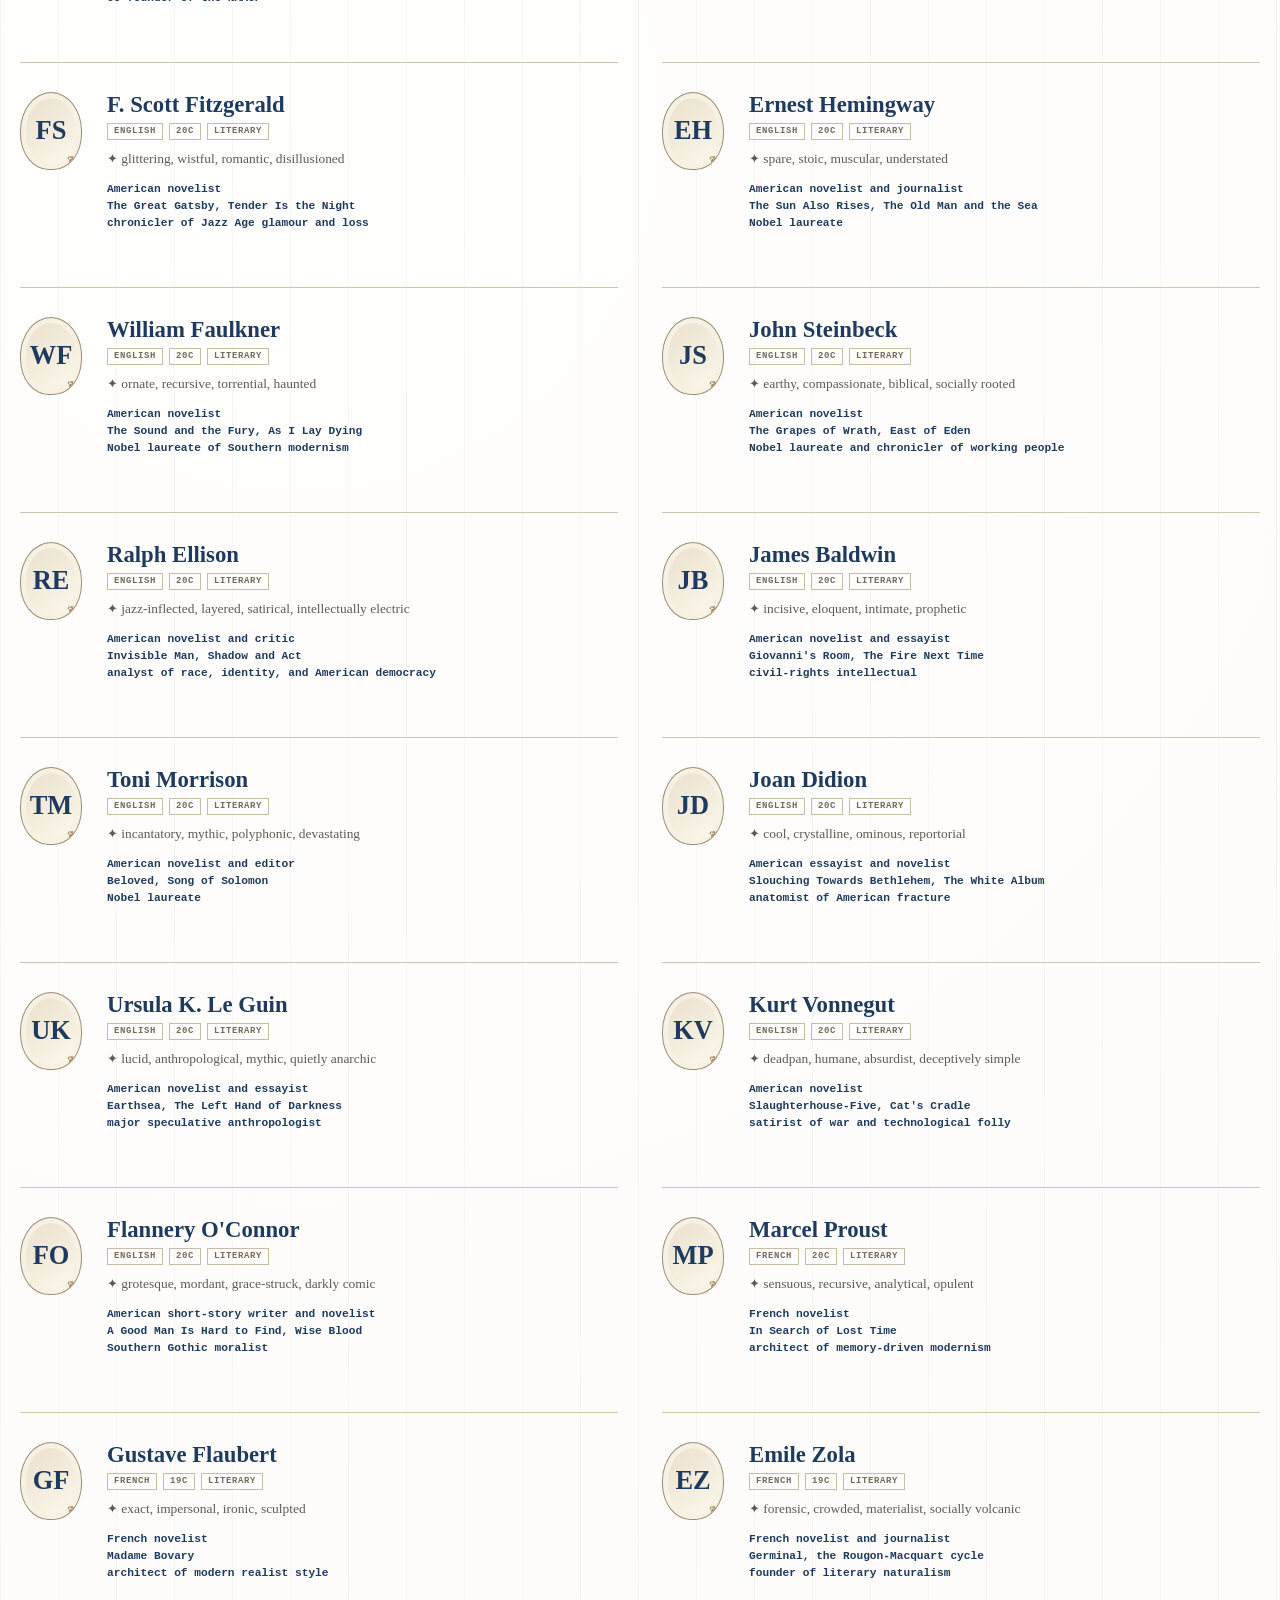
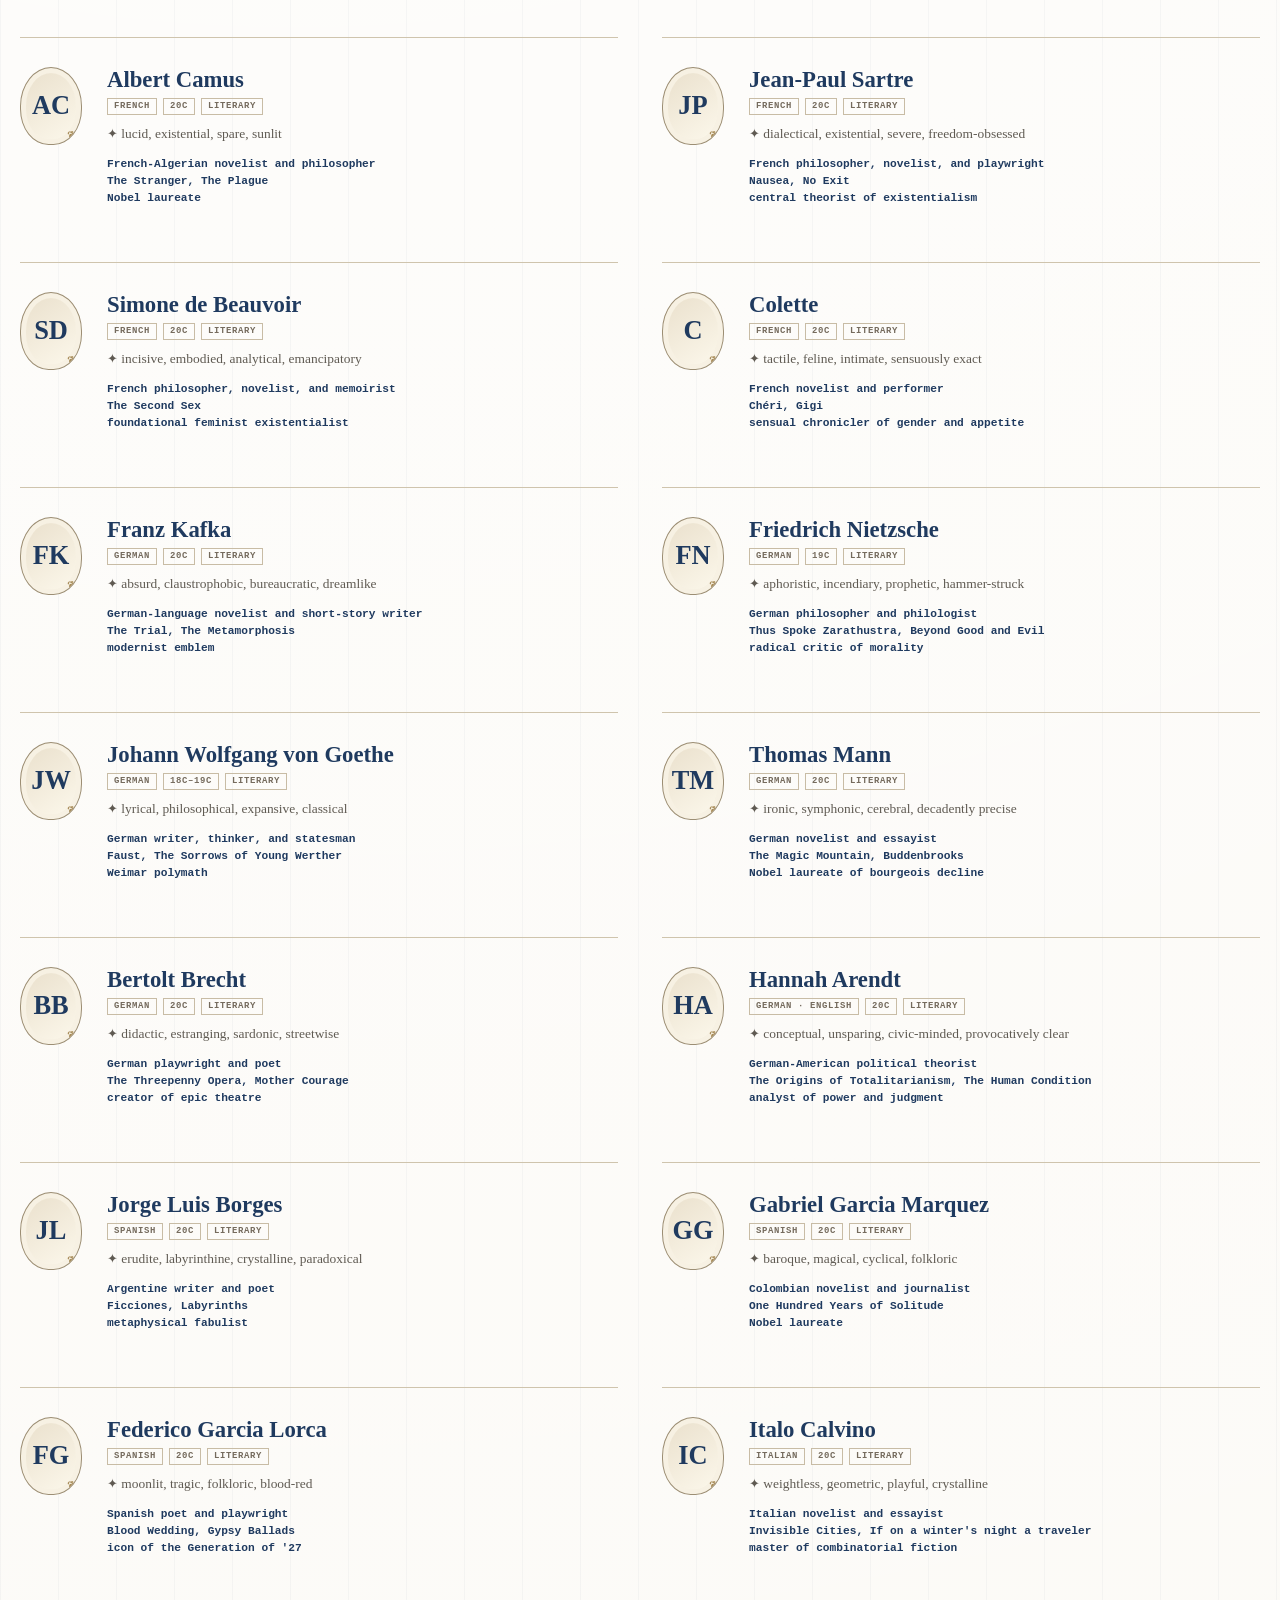
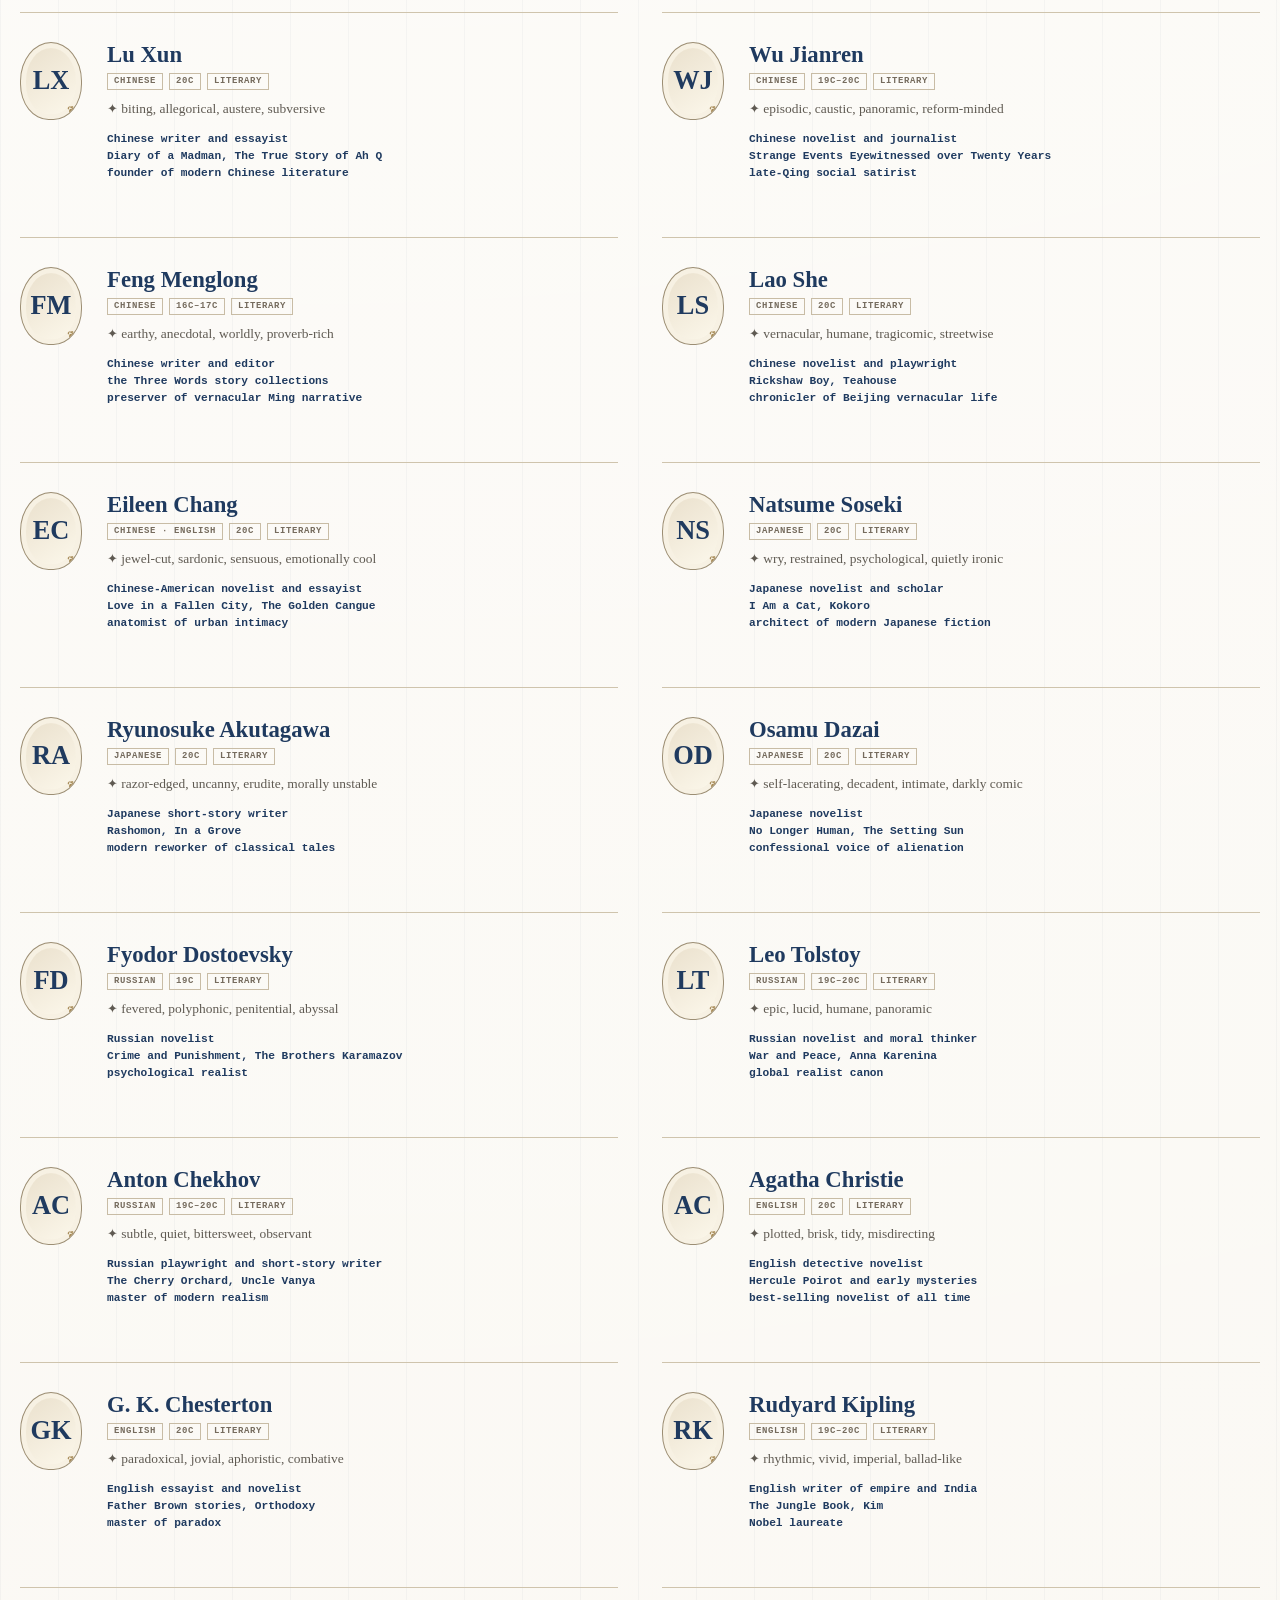
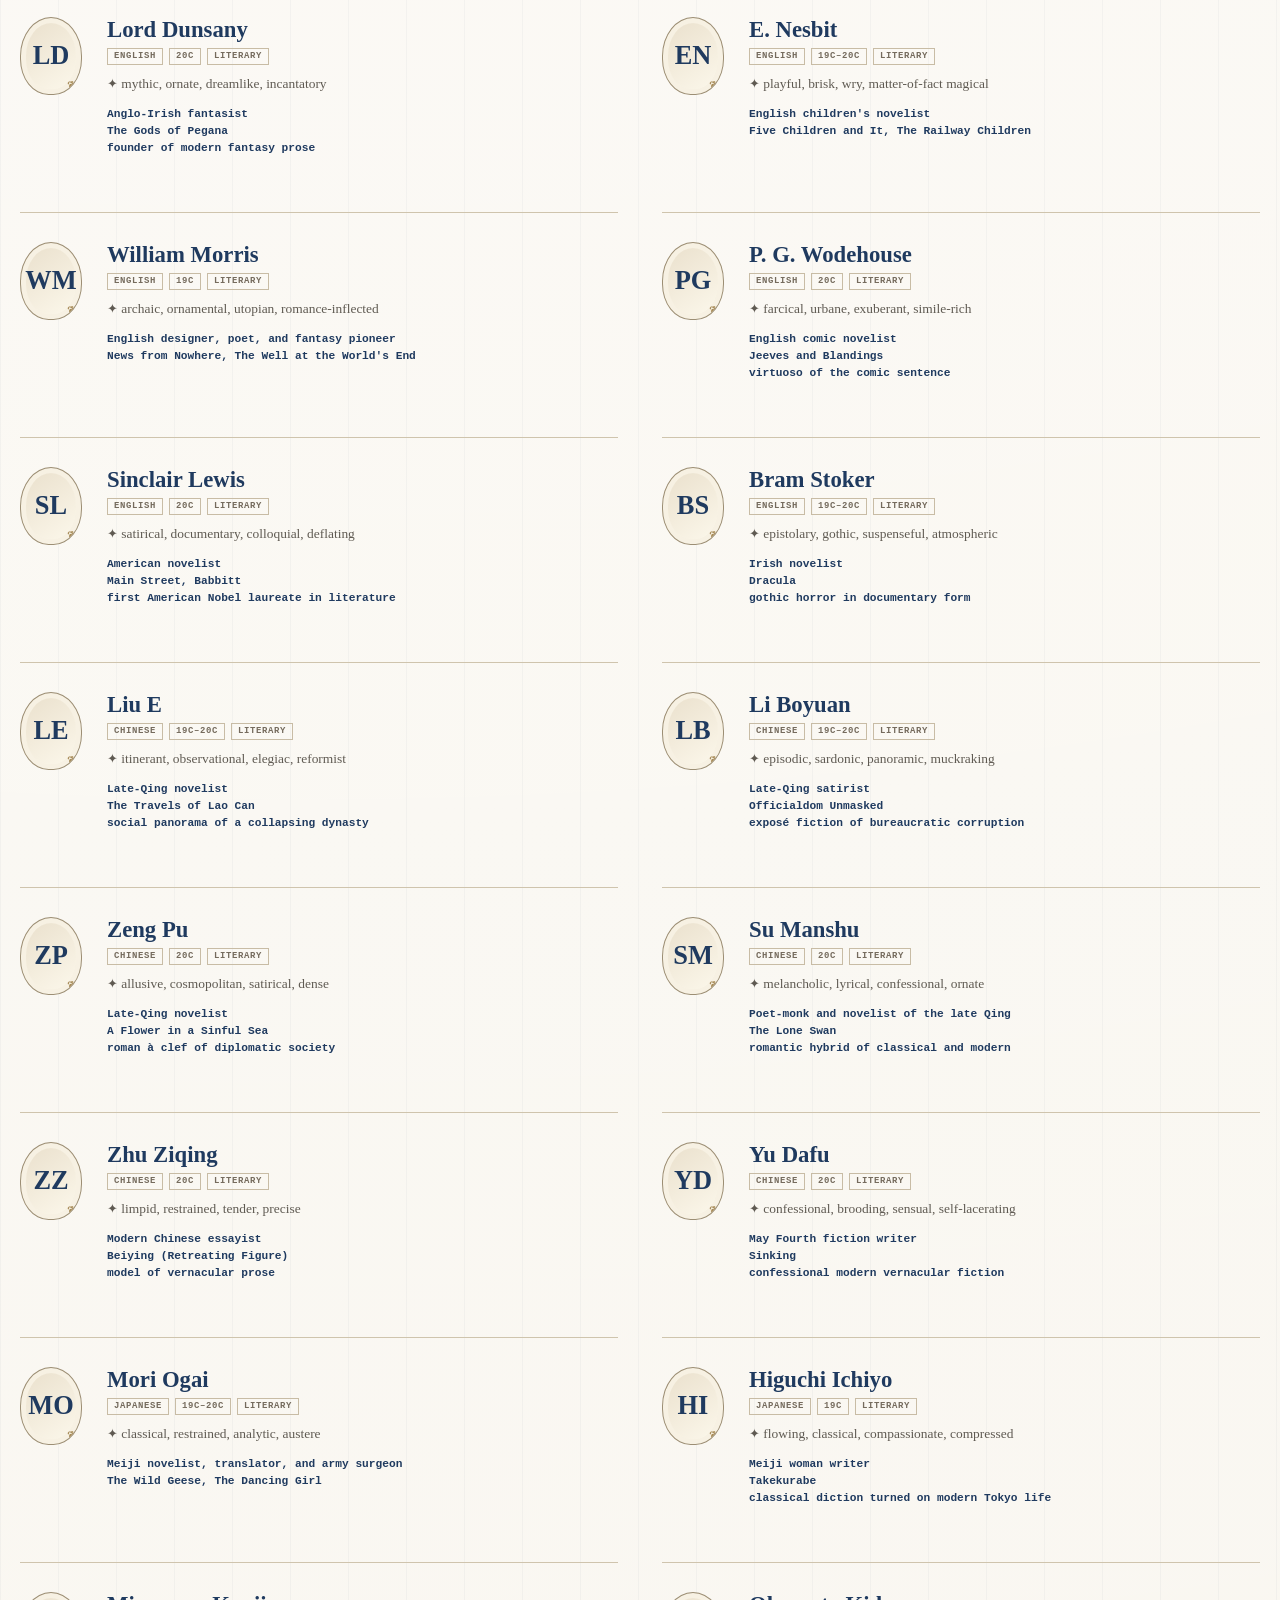
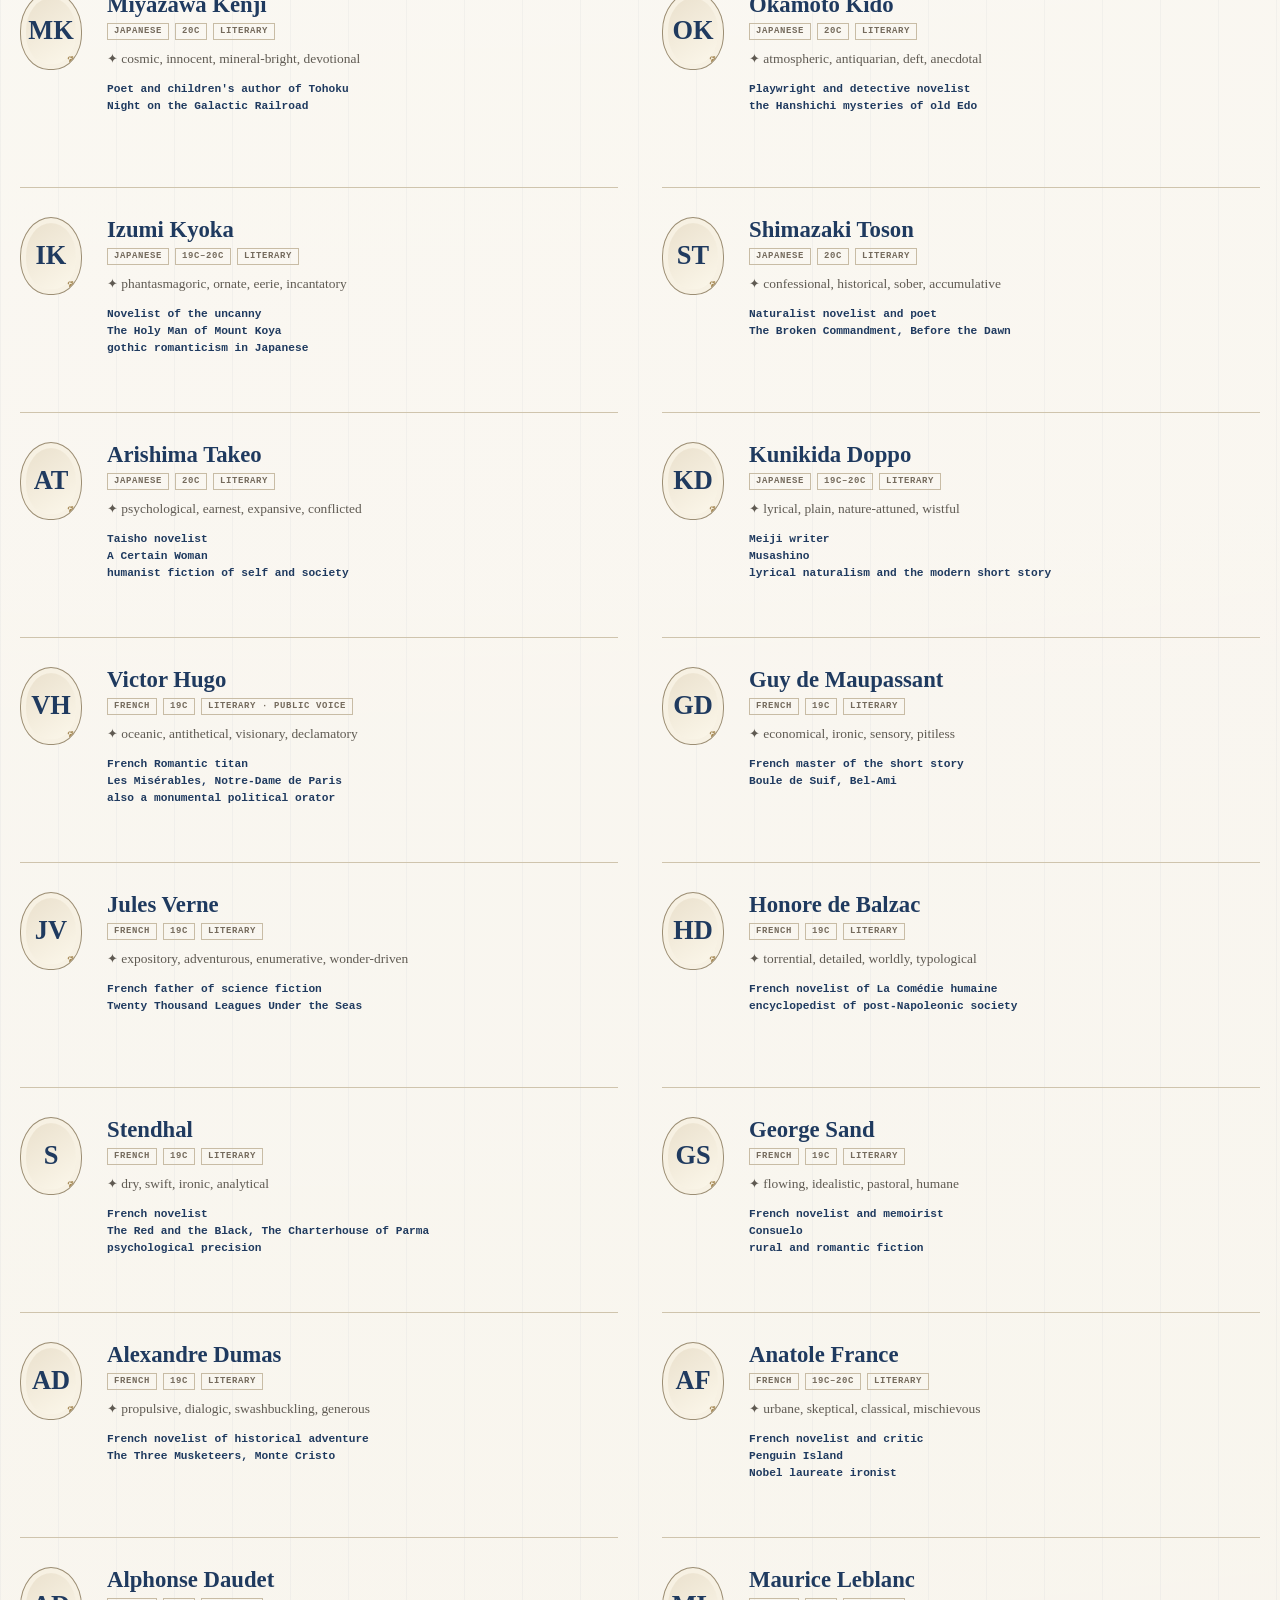
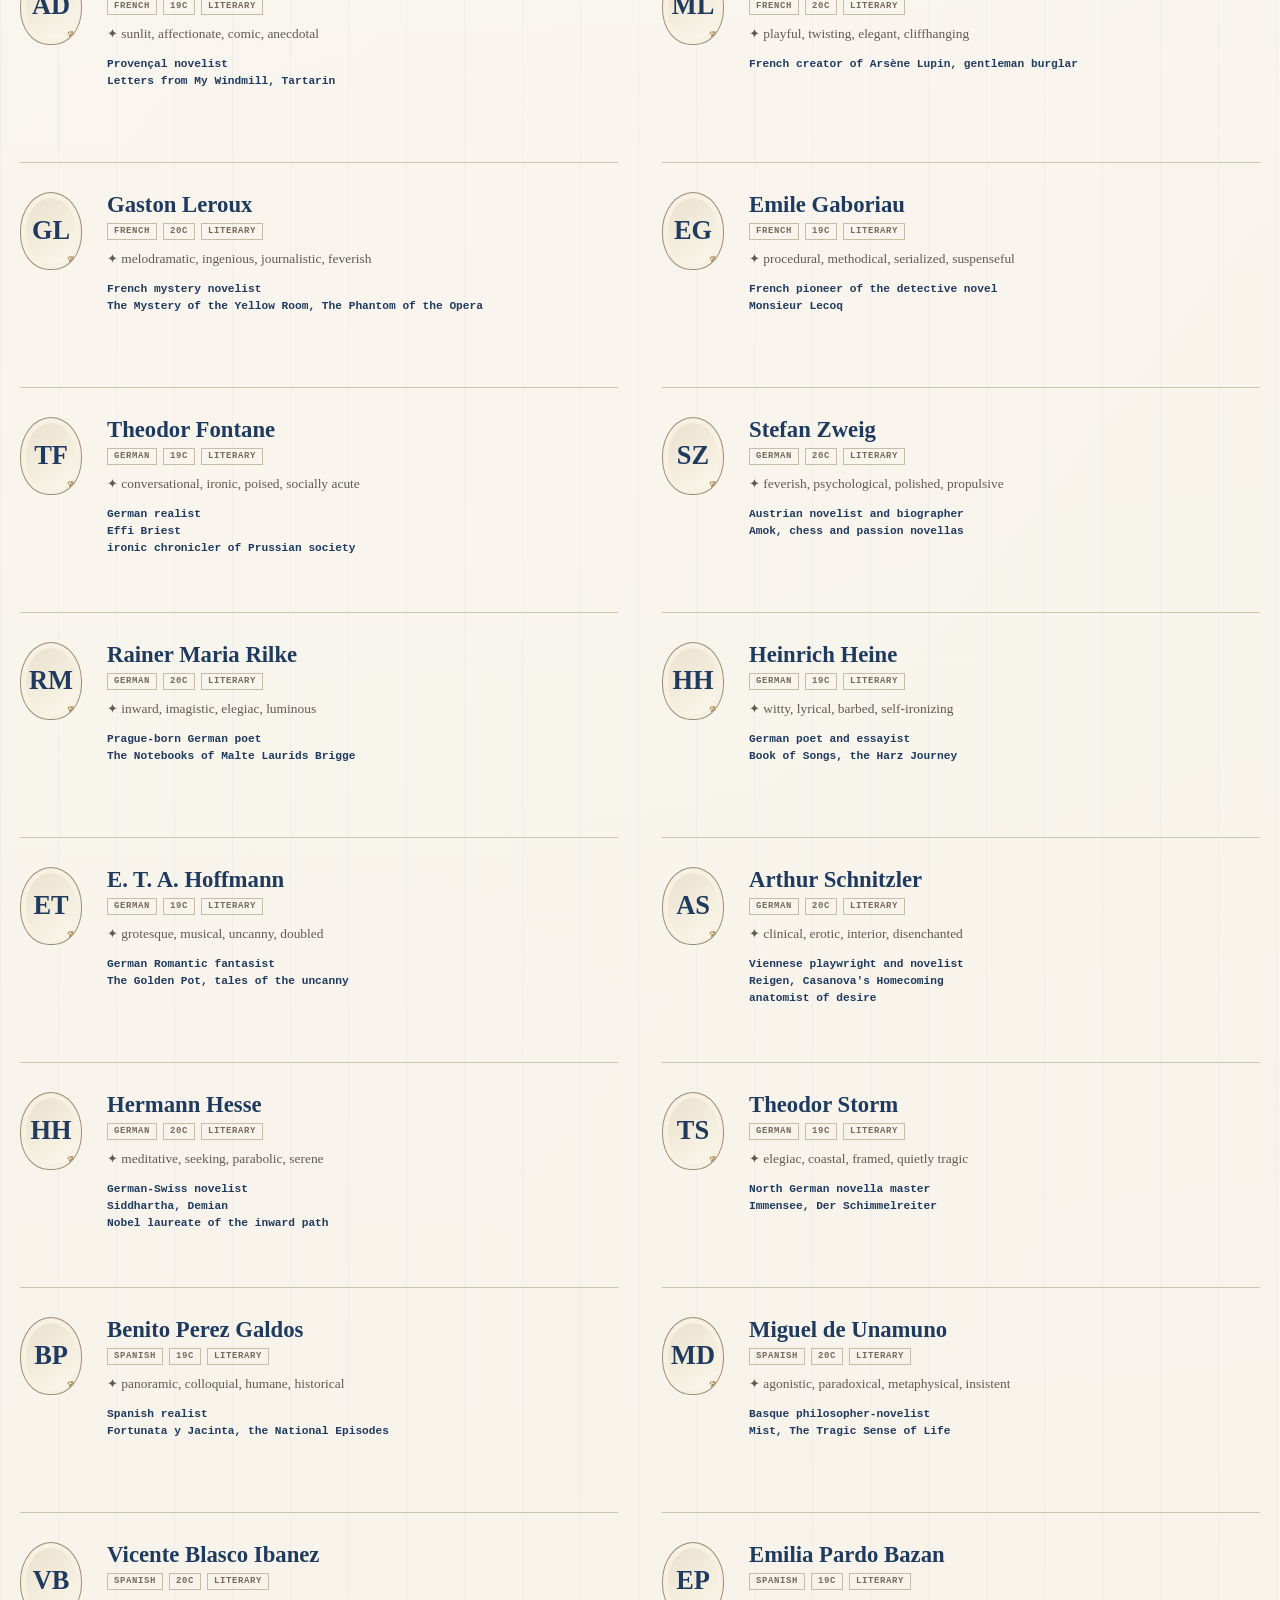
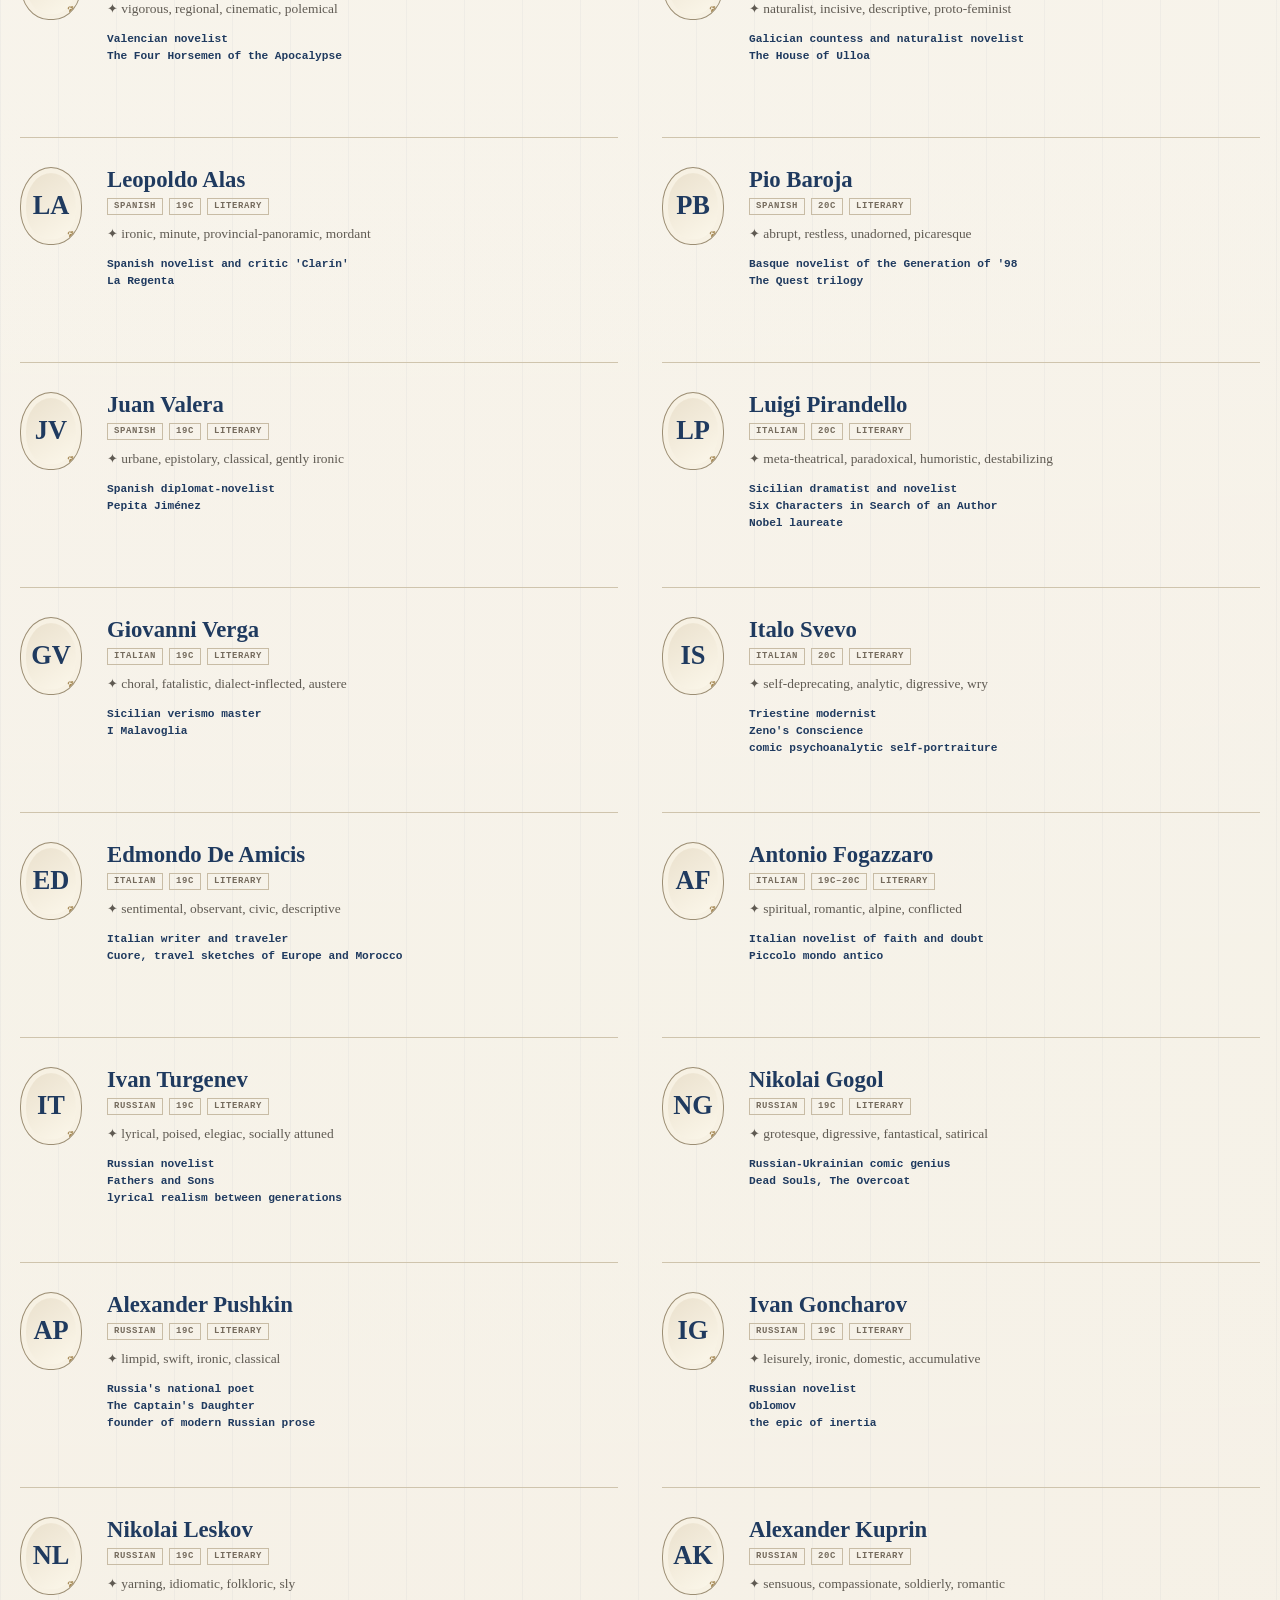
<file: web/static/authors.html>
<!DOCTYPE html>
<html lang="en">
<head>
<meta charset="utf-8">
<meta name="viewport" content="width=device-width, initial-scale=1">
<title>StyleMatch — Author Library</title>
<script src="analytics.js"></script>
<style>
  :root {
    --bg: #f7f4ec; --field: #fffdf8; --ink: #1b2a44; --muted: #7d715a;
    --navy: #1f3a5f; --navy-deep: #16293f; --khaki: #e8e0c9; --khaki-strong: #c9bb95;
    --border: #d8cfb6; --wine: #7b2f3c;
    --serif: Cochin, Georgia, "Songti SC", "Noto Serif SC", "Hiragino Mincho ProN", "Noto Serif JP", serif;
    --mono: ui-monospace, "SF Mono", Menlo, Consolas, "Noto Sans Mono CJK SC", monospace;
  }
  * { box-sizing: border-box; }
  body { margin: 0; color: var(--ink); font: 16px/1.6 -apple-system, "Segoe UI", Roboto, "Noto Sans", sans-serif; min-height: 100vh; overflow-x: hidden; }
  .library-tools { display: grid; grid-template-columns: minmax(260px, 1fr) auto auto; gap: 10px; align-items: end; margin: 32px 0 14px; padding: 22px; border-top: 1px solid #bfb39c; border-bottom: 1px solid #bfb39c; background: rgb(255 253 247 / .72); }
  .library-tools label { display: grid; gap: 6px; color: #756b5d; font: 800 .61rem/1 var(--mono); letter-spacing: .11em; text-transform: uppercase; }
  .library-tools input, .library-tools select { min-height: 44px; padding: 9px 12px; border: 1px solid #bfb39c; border-radius: 0; background: #fffdf7; color: #1b2a44; font: .9rem/1.2 var(--mono); }
  .library-tools input:focus, .library-tools select:focus { outline: 2px solid rgb(123 47 60 / .35); outline-offset: 2px; }
  .library-count { display: flex; gap: 18px; align-items: baseline; margin: 13px 0 26px; color: #756b5d; font: .74rem var(--mono); }
  .library-count strong { color: var(--wine); font: 600 2.1rem/1 var(--serif); }
  .alphabet { display: flex; flex-wrap: wrap; gap: 5px; margin: 0 0 30px; }
  .alphabet button { width: 29px; height: 29px; padding: 0; border: 1px solid #c8bca5; border-radius: 50%; background: transparent; color: #645d51; font: 700 .66rem var(--mono); cursor: pointer; }
  .alphabet button:hover, .alphabet button:focus-visible { border-color: var(--wine); background: var(--wine); color: #fff9ec; outline: 0; }
  .author-grid { display: grid; grid-template-columns: repeat(2, minmax(0, 1fr)); gap: 0 44px; border-top: 1px solid #cfc4ad; }
  .author-card { --author-accent: #1f3a5f; display: grid; grid-template-columns: 70px minmax(0, 1fr); gap: 17px; min-height: 225px; padding: 29px 0 27px; border-bottom: 1px solid #cfc4ad; }
  .author-card[data-corpus="rhetorical"] { --author-accent: #7b2f3c; }
  .author-cameo { position: relative; display: grid; place-items: center; width: 62px; height: 78px; overflow: hidden; border: 1px solid #9c8e74; border-radius: 50% 50% 46% 46%; background: linear-gradient(145deg, #e9dfcb, #fdf9ed); color: var(--author-accent); font: 600 1.65rem var(--serif); box-shadow: inset 0 0 0 5px #f7f1e3; }
  .author-cameo::after { content: "❦"; position: absolute; right: 4px; bottom: 0; color: #a78b58; font-size: .74rem; }
  .author-cameo img { width: 100%; height: 100%; object-fit: cover; filter: grayscale(1) contrast(1.07); }
  .author-name { margin: 0 0 5px; color: var(--author-accent); font: 600 1.42rem/1.15 var(--serif); }
  .author-meta { display: flex; flex-wrap: wrap; gap: 6px; margin-bottom: 9px; }
  .author-meta span { padding: 2px 6px; border: 1px solid #c8bca5; color: #756b5d; font: 800 .56rem/1.3 var(--mono); letter-spacing: .07em; text-transform: uppercase; }
  .author-traits { margin: 0; color: #5f5a52; font: .84rem/1.55 var(--serif); }
  .author-profile { margin: 11px 0 0; color: var(--author-accent); font: 700 .7rem/1.5 var(--mono); }
  .author-profile span { display: block; }
  .library-empty { grid-column: 1 / -1; padding: 80px 20px; color: #756b5d; text-align: center; font-family: var(--serif); }
  .library-foot { margin-top: 50px; padding-top: 18px; border-top: 1px solid #cfc4ad; color: #756b5d; font-size: .78rem; }
  @media (max-width: 760px) {
    .library-tools { grid-template-columns: 1fr; padding: 16px; }
    .author-grid { grid-template-columns: 1fr; }
    .author-card { grid-template-columns: 58px minmax(0, 1fr); gap: 13px; min-height: 0; }
    .author-cameo { width: 52px; height: 66px; }
  }
</style>
<link rel="stylesheet" href="site-shell.css">
</head>
<body class="page-library stylematch-atmosphere">
<header class="site-header">
  <a class="site-mark" href="https://github.com/sylviachangdou-prayer" target="_blank" rel="noopener noreferrer" aria-label="sylviadou on GitHub"><span aria-hidden="true">❦</span> sylviadou</a>
  <nav class="site-nav" aria-label="Primary navigation">
    <a href="index.html"><span aria-hidden="true">⌂</span> Home</a>
    <a href="method.html"><span aria-hidden="true">⌁</span> Method</a>
    <a class="active" href="authors.html"><span aria-hidden="true">A–Z</span> Author Library</a>
    <a href="fyi.html"><span aria-hidden="true">?</span> FYI</a>
  </nav>
</header>

<main class="page-shell">
  <header class="page-hero">
    <div class="page-kicker"><span aria-hidden="true">♜</span> The complete registry</div>
    <h1>Author Library</h1>
    <p class="sub">Writers, speakers, thinkers, and public figures in the StyleMatch registry — each with an individual biography and a voice-specific stylistic signature.</p>
  </header>

  <section class="library-tools" aria-label="Filter authors">
    <label>Search the shelves
      <input id="author-search" type="search" placeholder="Name, work, contribution, or style…" autocomplete="off">
    </label>
    <label>Original language
      <select id="language-filter"><option value="">All languages</option></select>
    </label>
    <label>Register
      <select id="corpus-filter"><option value="">All registers</option></select>
    </label>
  </section>

  <div class="library-count" aria-live="polite"><strong id="visible-count">0</strong><span>of <span id="total-count">0</span> registry authors on view</span></div>
  <nav class="alphabet" id="alphabet" aria-label="Jump by author initial"></nav>
  <section class="author-grid" id="author-grid" aria-label="Author profiles"></section>

  <footer class="library-foot">Portraits appear only when a reliable image is available. A typographic cameo is used otherwise; no likeness is generated or guessed.</footer>
</main>

<script src="authors-data.js"></script>
<script>
(() => {
  "use strict";
  const authors = window.STYLEMATCH_AUTHORS || [];
  const grid = document.getElementById("author-grid");
  const search = document.getElementById("author-search");
  const languageFilter = document.getElementById("language-filter");
  const corpusFilter = document.getElementById("corpus-filter");
  const visibleCount = document.getElementById("visible-count");
  const languageNames = { de: "German", en: "English", es: "Spanish", fa: "Persian", fr: "French", it: "Italian", ja: "Japanese", pl: "Polish", ru: "Russian", zh: "Chinese" };

  function escapeHtml(value) {
    return String(value).replace(/[&<>"']/g, character => ({ "&": "&amp;", "<": "&lt;", ">": "&gt;", '"': "&quot;", "'": "&#39;" }[character]));
  }

  function initials(name) {
    return name.split(/[\s-]+/).filter(Boolean).slice(0, 2).map(part => part[0]).join("").toUpperCase();
  }

  function profileLines(profile) {
    return profile.split(";").map(part => `<span>${escapeHtml(part.trim())}</span>`).join("");
  }

  function option(select, value, label) {
    const item = document.createElement("option");
    item.value = value;
    item.textContent = label;
    select.append(item);
  }

  [...new Set(authors.flatMap(author => author.original_languages))].sort().forEach(language => option(languageFilter, language, languageNames[language] || language.toUpperCase()));
  [...new Set(authors.flatMap(author => author.corpora))].sort().forEach(corpus => option(corpusFilter, corpus, corpus === "rhetorical" ? "Rhetorical / public voice" : "Literary"));
  document.getElementById("total-count").textContent = authors.length;

  "ABCDEFGHIJKLMNOPQRSTUVWXYZ".split("").forEach(letter => {
    const button = document.createElement("button");
    button.type = "button";
    button.textContent = letter;
    button.addEventListener("click", () => {
      search.value = `^${letter}`;
      render(letter);
    });
    document.getElementById("alphabet").append(button);
  });

  function render(initial = "") {
    const rawQuery = search.value.trim();
    const query = rawQuery.startsWith("^") ? "" : rawQuery.toLocaleLowerCase();
    const firstLetter = initial || (rawQuery.startsWith("^") ? rawQuery.slice(1).toUpperCase() : "");
    const language = languageFilter.value;
    const corpus = corpusFilter.value;
    const filtered = authors.filter(author => {
      const haystack = `${author.name} ${author.profile} ${author.style_traits}`.toLocaleLowerCase();
      return (!query || haystack.includes(query)) &&
        (!firstLetter || author.name.toUpperCase().startsWith(firstLetter)) &&
        (!language || author.original_languages.includes(language)) &&
        (!corpus || author.corpora.includes(corpus));
    });

    visibleCount.textContent = filtered.length;
    if (!filtered.length) {
      grid.innerHTML = '<p class="library-empty">No author fits those shelves. Try a broader search.</p>';
      return;
    }
    grid.innerHTML = filtered.map(author => {
      const portrait = /^https?:\/\//.test(author.photo_url)
        ? `<img src="${escapeHtml(author.photo_url)}" alt="Portrait of ${escapeHtml(author.name)}" loading="lazy">`
        : escapeHtml(initials(author.name));
      const register = author.corpora.map(value => value === "rhetorical" ? "public voice" : "literary").join(" · ");
      const cardCorpus = author.corpora.length > 1 ? "mixed" : author.corpora[0];
      return `<article class="author-card" data-corpus="${escapeHtml(cardCorpus)}">
        <div class="author-cameo">${portrait}</div>
        <div>
          <h2 class="author-name">${escapeHtml(author.name)}</h2>
          <div class="author-meta">
            <span>${author.original_languages.map(value => escapeHtml(languageNames[value] || value)).join(" · ")}</span>
            <span>${author.eras.map(value => escapeHtml(value.replaceAll("_", "–"))).join(" · ")}</span>
            <span>${register}</span>
          </div>
          <p class="author-traits"><span aria-hidden="true">✦</span> ${escapeHtml(author.style_traits)}</p>
          <p class="author-profile">${profileLines(author.profile)}</p>
        </div>
      </article>`;
    }).join("");
  }

  search.addEventListener("input", () => render());
  languageFilter.addEventListener("change", () => render());
  corpusFilter.addEventListener("change", () => render());
  render();
})();
</script>
</body>
</html>
</file>
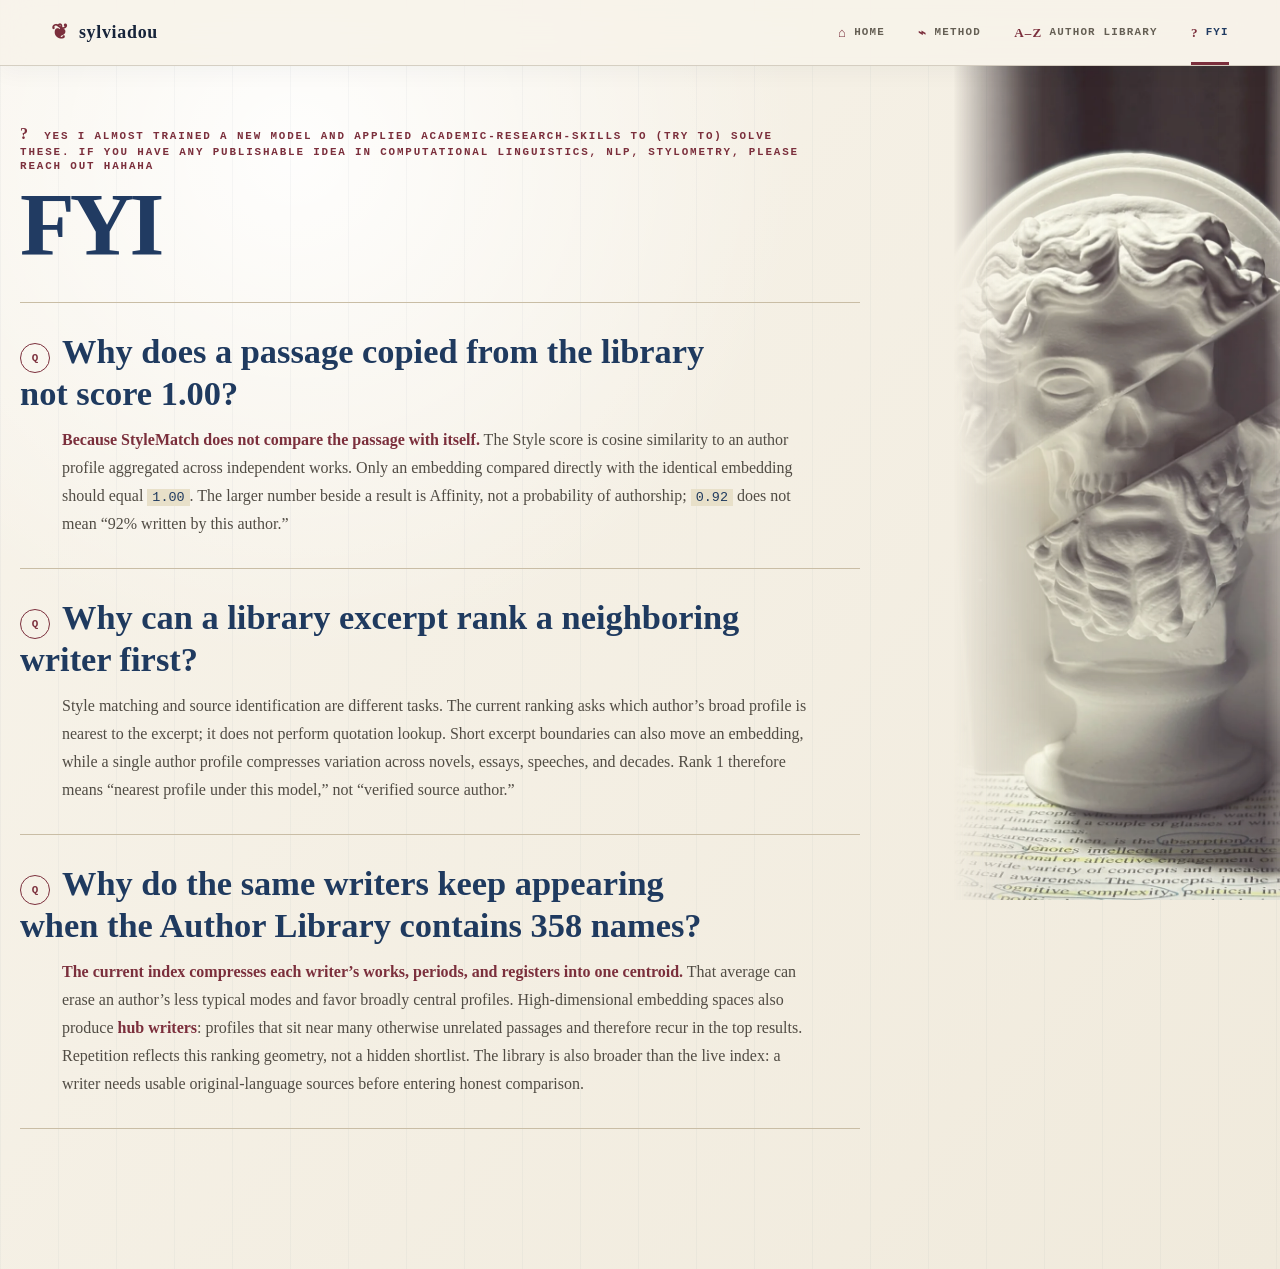
<file: web/static/fyi.html>
<!DOCTYPE html>
<html lang="en">
<head>
<meta charset="utf-8">
<meta name="viewport" content="width=device-width, initial-scale=1">
<title>StyleMatch — FYI</title>
<script src="analytics.js"></script>
<style>
  :root {
    --bg: #f7f4ec; --field: #fffdf8; --ink: #1b2a44; --muted: #756b5d;
    --navy: #1f3a5f; --khaki: #e8e0c9; --border: #d8cfb6; --wine: #7b2f3c;
    --serif: Cochin, Georgia, "Songti SC", "Noto Serif SC", "Hiragino Mincho ProN", "Noto Serif JP", serif;
    --mono: ui-monospace, "SF Mono", Menlo, Consolas, "Noto Sans Mono CJK SC", monospace;
  }
  * { box-sizing: border-box; }
  body { margin: 0; color: var(--ink); font: 16px/1.65 -apple-system, "Segoe UI", Roboto, "Noto Sans", sans-serif; min-height: 100vh; }
  .fyi-sheet { max-width: 840px; padding: 0 0 50px; }
  .fyi-note { margin: 0; padding: 28px 0 30px; border-top: 1px solid #c9bda5; }
  .fyi-note:last-child { border-bottom: 1px solid #c9bda5; }
  .fyi-note h2 { max-width: 720px; margin: 0 0 12px; color: var(--navy); font: 600 clamp(1.45rem, 3vw, 2.15rem)/1.2 var(--serif); }
  .fyi-note h2::before { content: "Q"; display: inline-grid; place-items: center; width: 28px; height: 28px; margin-right: 12px; border: 1px solid var(--wine); border-radius: 50%; color: var(--wine); font: 800 .68rem/1 var(--mono); vertical-align: .24em; }
  .fyi-note p { max-width: 760px; margin: 8px 0 0 42px; color: #514c44; font: 1rem/1.75 var(--serif); }
  .fyi-note strong { color: var(--wine); font-weight: 600; }
  .fyi-note code { padding: 1px 5px; background: var(--khaki); color: var(--navy); font: .84em var(--mono); }
  @media (max-width: 720px) { .fyi-note p { margin-left: 0; } }
</style>
<link rel="stylesheet" href="site-shell.css">
</head>
<body class="page-fyi stylematch-atmosphere">
<header class="site-header">
  <a class="site-mark" href="https://github.com/sylviachangdou-prayer" target="_blank" rel="noopener noreferrer" aria-label="sylviadou on GitHub"><span aria-hidden="true">❦</span> sylviadou</a>
  <nav class="site-nav" aria-label="Primary navigation">
    <a href="index.html"><span aria-hidden="true">⌂</span> Home</a>
    <a href="method.html"><span aria-hidden="true">⌁</span> Method</a>
    <a href="authors.html"><span aria-hidden="true">A–Z</span> Author Library</a>
    <a class="active" href="fyi.html"><span aria-hidden="true">?</span> FYI</a>
  </nav>
</header>

<main class="page-shell">
  <header class="page-hero">
    <div class="page-kicker"><span aria-hidden="true">?</span> Yes I almost trained a new model and applied academic-research-skills to (try to) solve these. If you have any publishable idea in computational linguistics, NLP, stylometry, please reach out hahaha</div>
    <h1>FYI</h1>
  </header>

  <section class="fyi-sheet" aria-label="Frequently asked questions">
    <article class="fyi-note">
      <h2>Why does a passage copied from the library not score 1.00?</h2>
      <p><strong>Because StyleMatch does not compare the passage with itself.</strong> The Style score is cosine similarity to an author profile aggregated across independent works. Only an embedding compared directly with the identical embedding should equal <code>1.00</code>. The larger number beside a result is Affinity, not a probability of authorship; <code>0.92</code> does not mean “92% written by this author.”</p>
    </article>

    <article class="fyi-note">
      <h2>Why can a library excerpt rank a neighboring writer first?</h2>
      <p>Style matching and source identification are different tasks. The current ranking asks which author’s broad profile is nearest to the excerpt; it does not perform quotation lookup. Short excerpt boundaries can also move an embedding, while a single author profile compresses variation across novels, essays, speeches, and decades. Rank 1 therefore means “nearest profile under this model,” not “verified source author.”</p>
    </article>

    <article class="fyi-note">
      <h2>Why do the same writers keep appearing when the Author Library contains 358 names?</h2>
      <p><strong>The current index compresses each writer’s works, periods, and registers into one centroid.</strong> That average can erase an author’s less typical modes and favor broadly central profiles. High-dimensional embedding spaces also produce <strong>hub writers</strong>: profiles that sit near many otherwise unrelated passages and therefore recur in the top results. Repetition reflects this ranking geometry, not a hidden shortlist. The library is also broader than the live index: a writer needs usable original-language sources before entering honest comparison.</p>
    </article>
  </section>
</main>
</body>
</html>
</file>
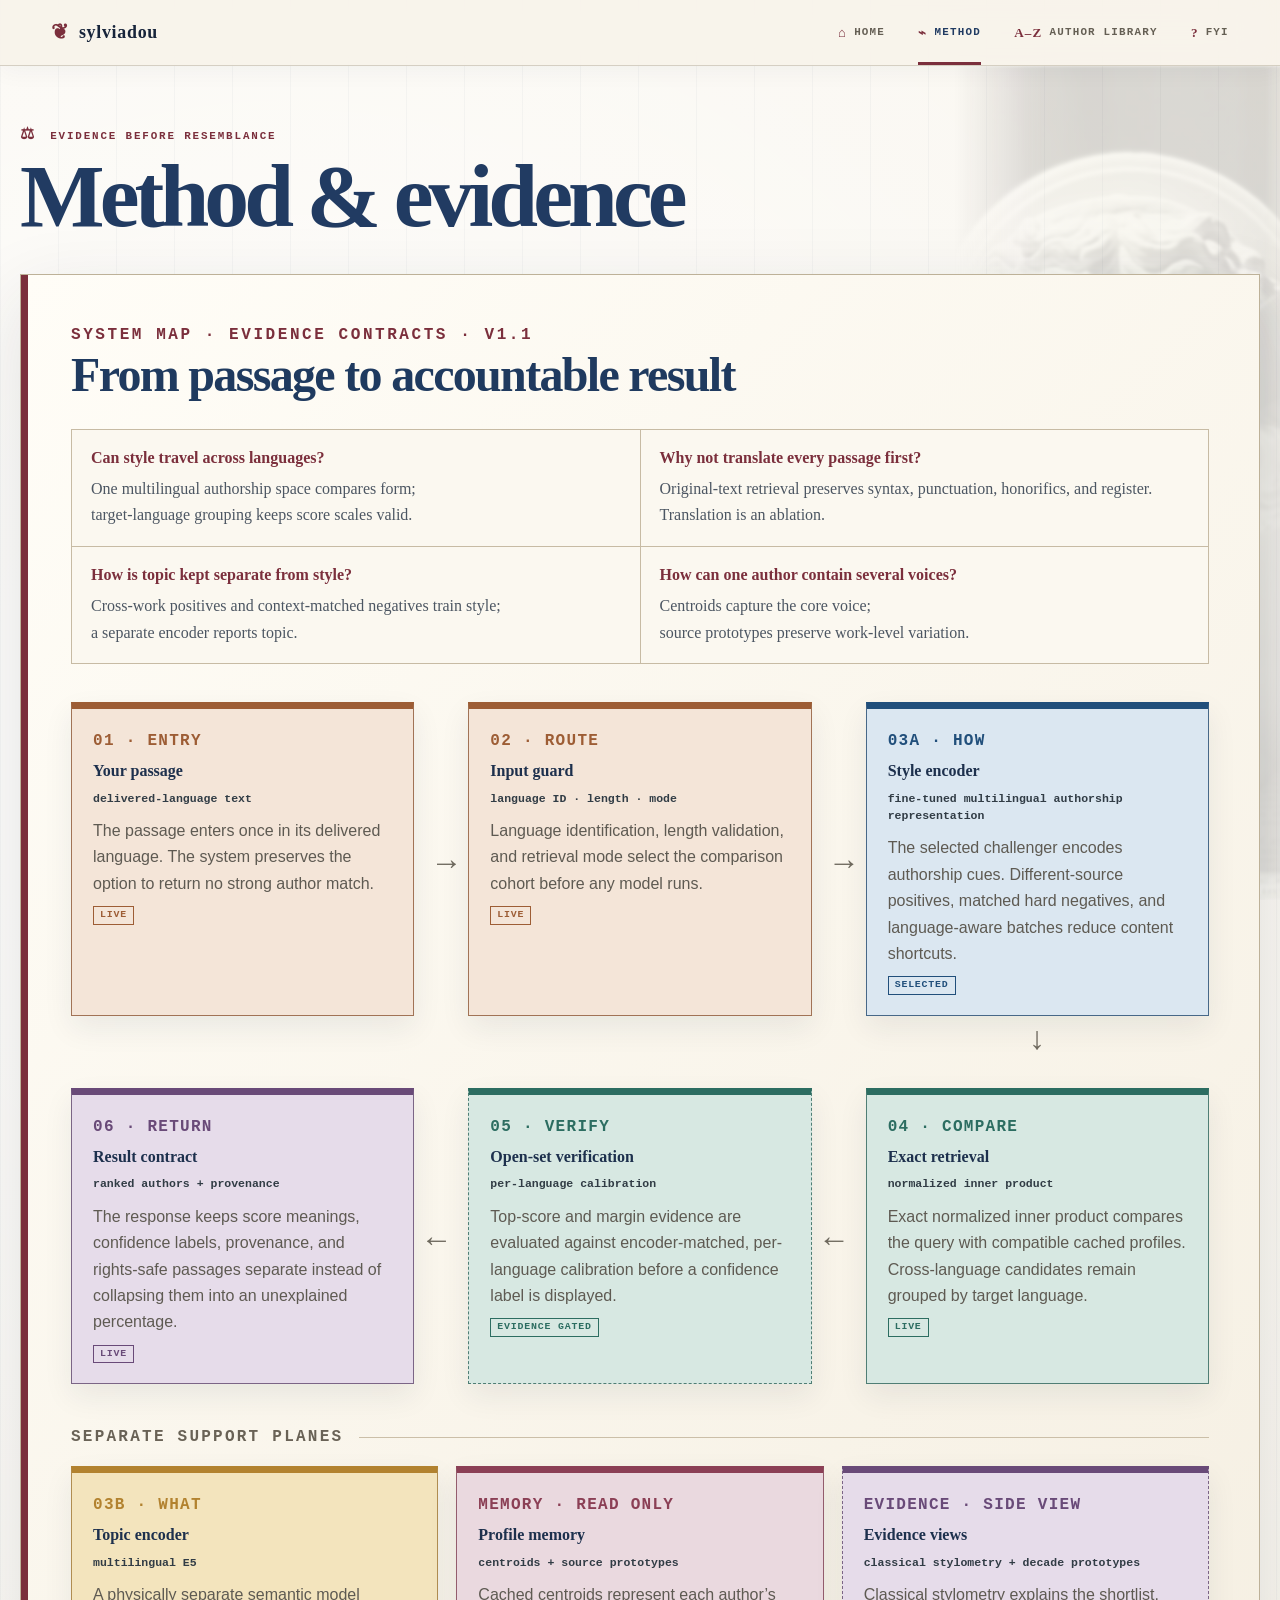
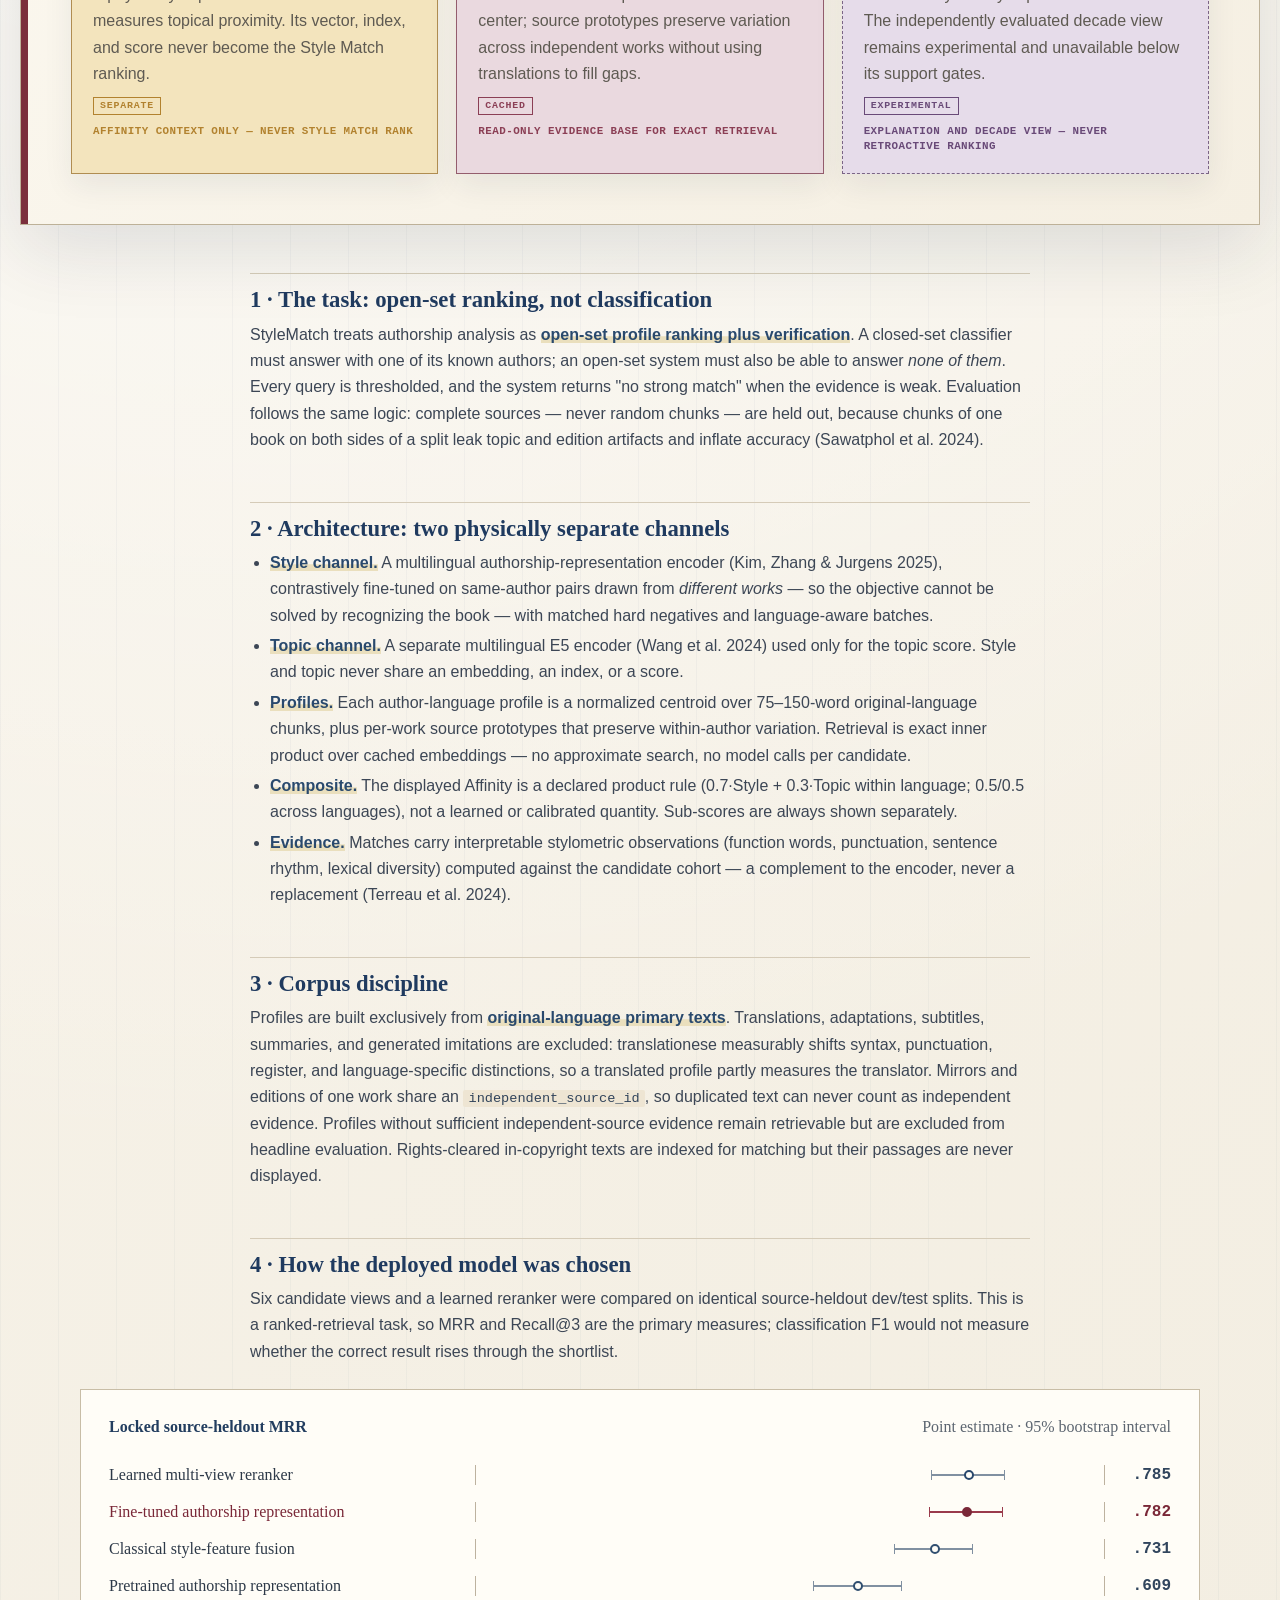
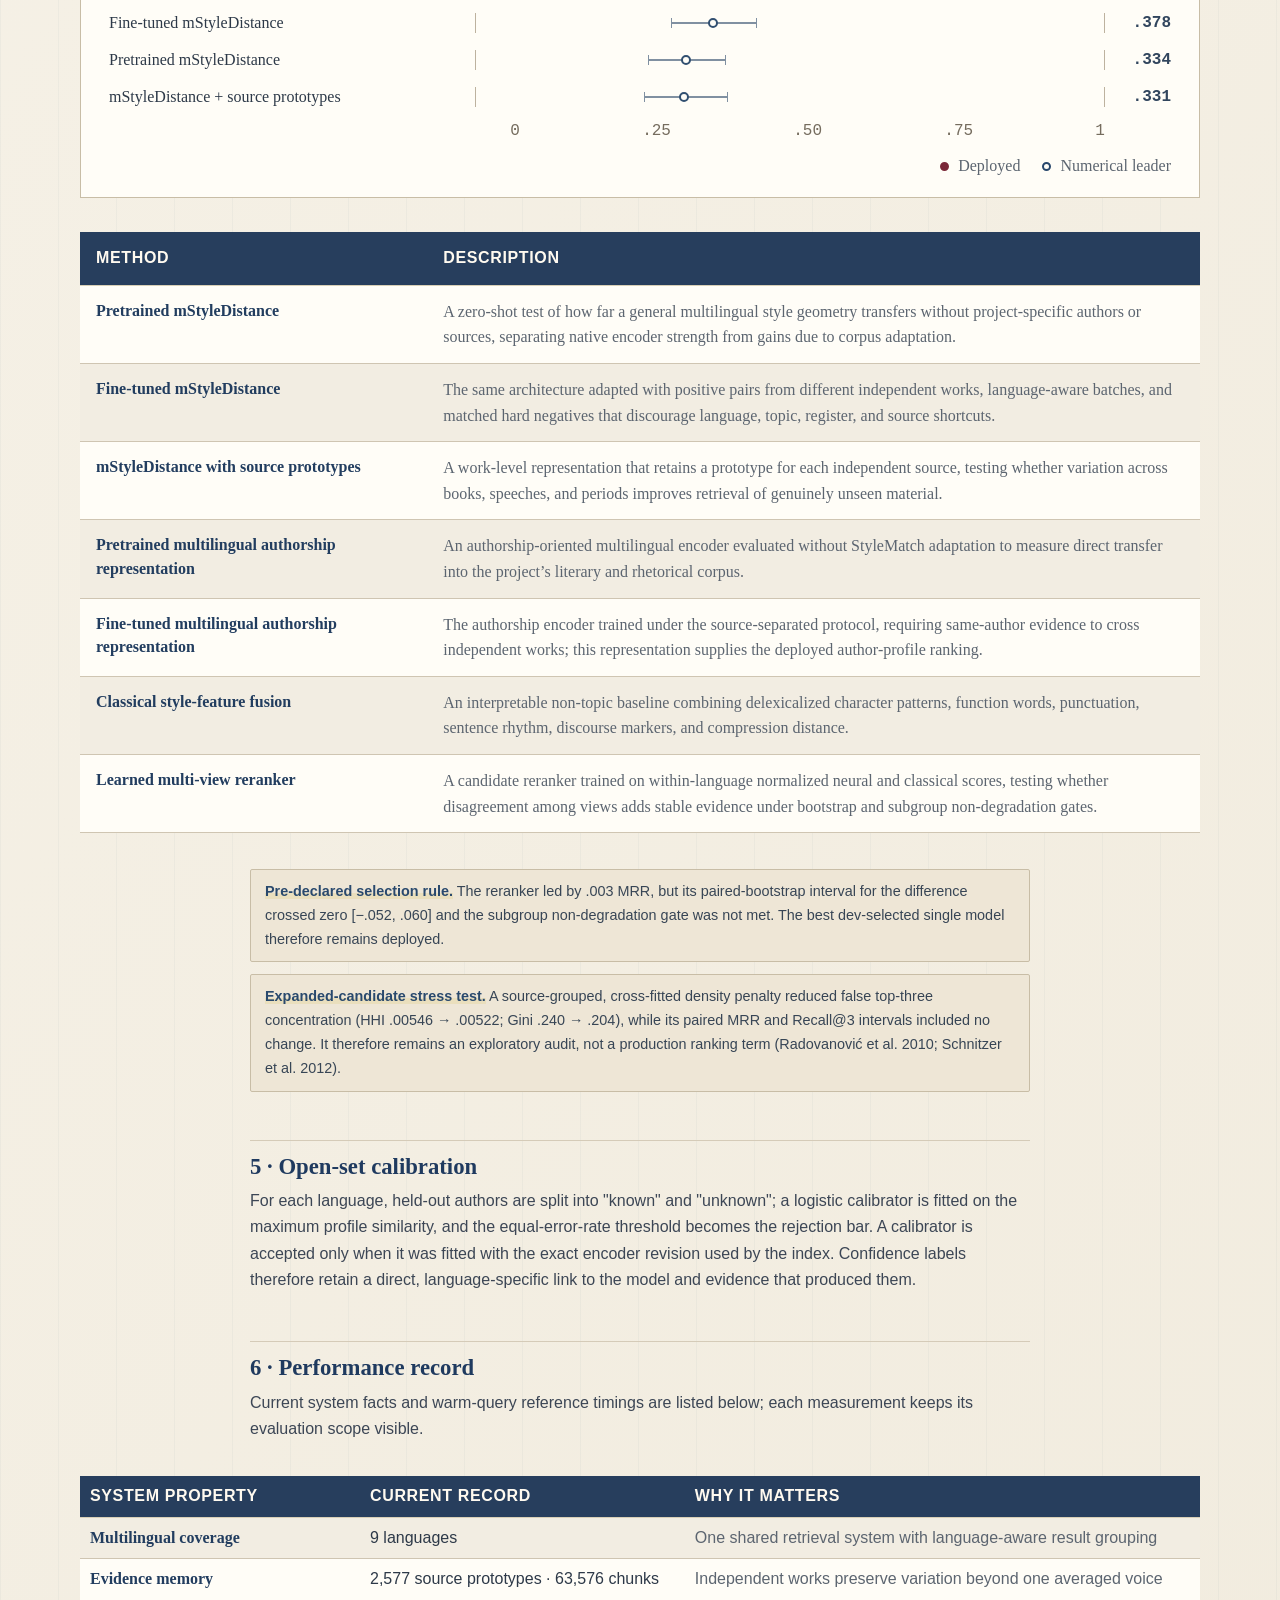
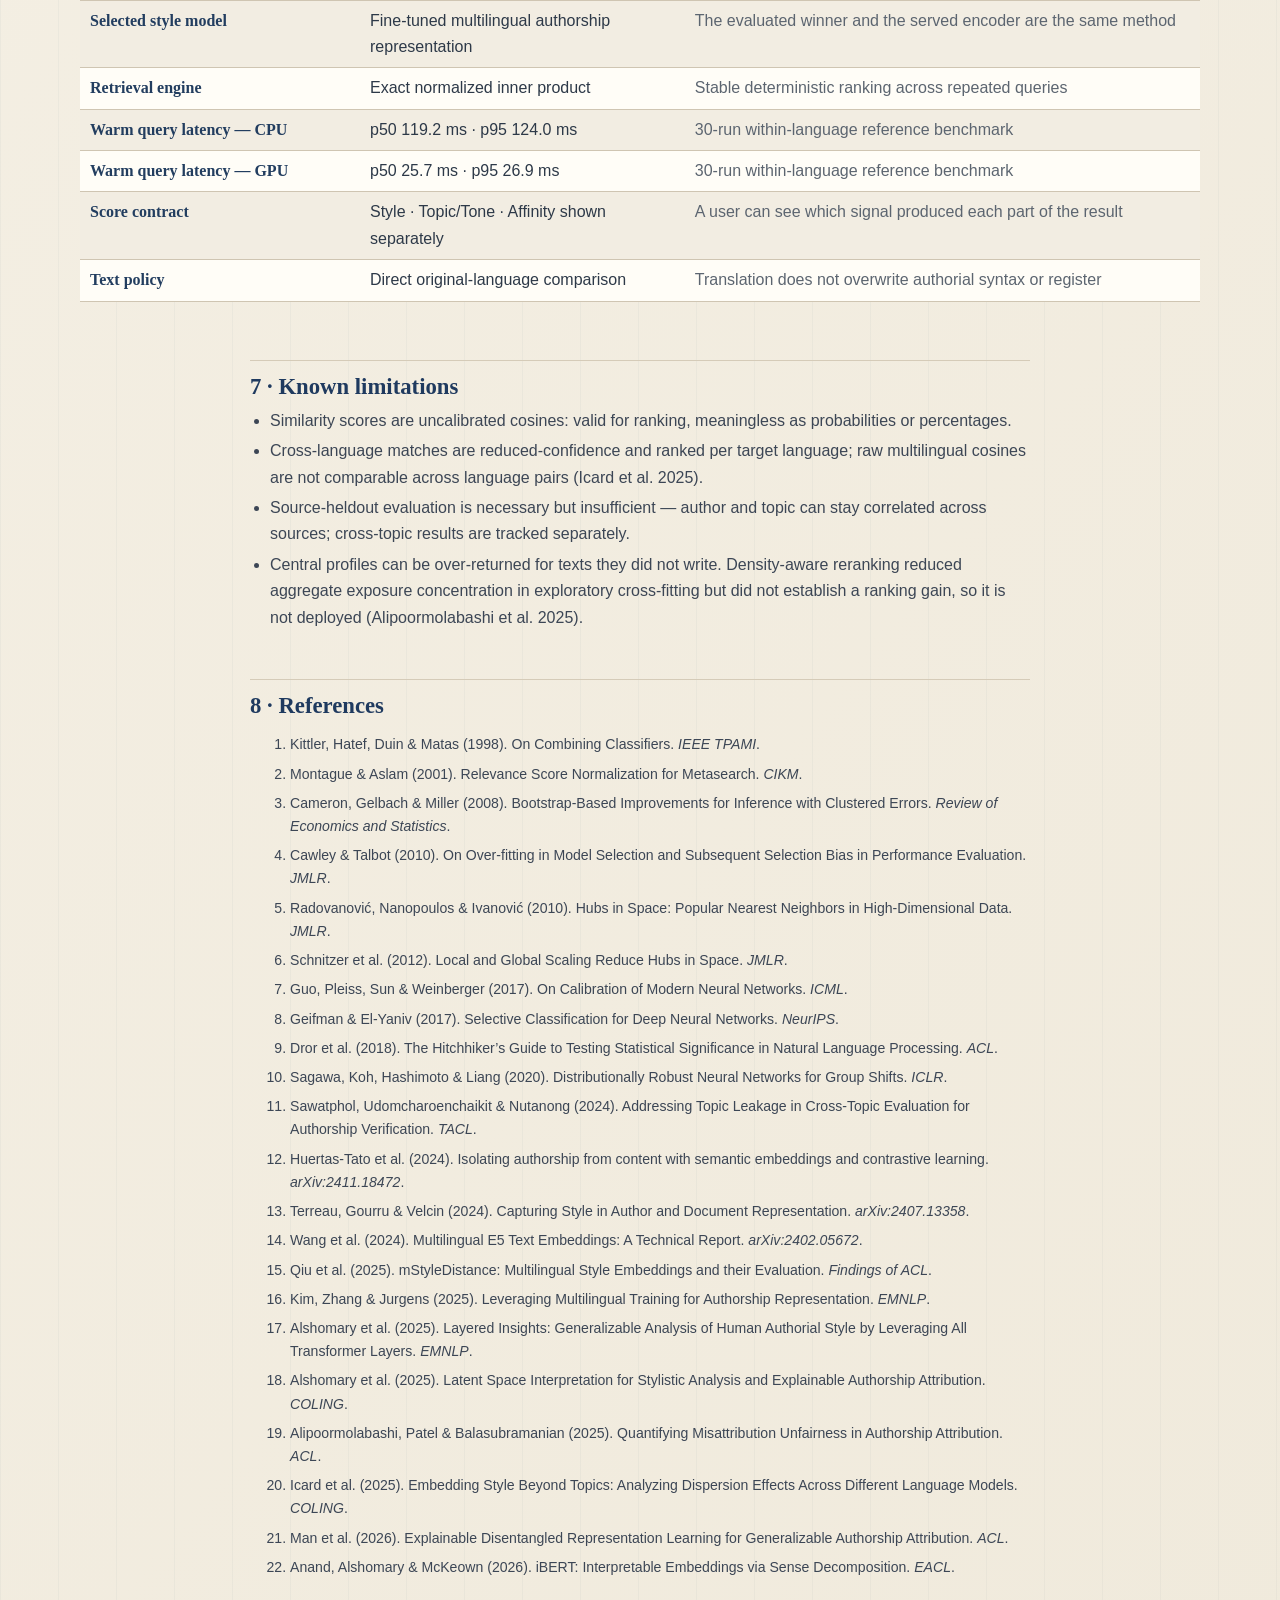
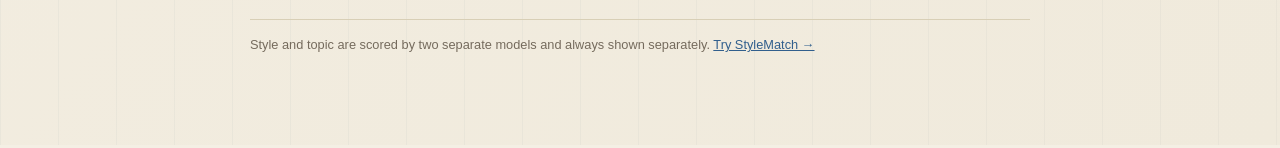
<file: web/static/method.html>
<!DOCTYPE html>
<html lang="en">
<head>
<meta charset="utf-8">
<meta name="viewport" content="width=device-width, initial-scale=1">
<title>StyleMatch — method &amp; evidence</title>
<script src="analytics.js"></script>
<style>
  /* Same design system as index.html: navy + khaki/warm-white, serif headings,
     flat book-page layout, near-square corners, system light/dark scheme. */
  :root {
    --bg: #f7f4ec; --field: #fffdf8; --ink: #1b2a44; --muted: #7d715a;
    --navy: #1f3a5f; --navy-deep: #16293f; --khaki: #e8e0c9; --khaki-strong: #c9bb95;
    --border: #d8cfb6; --warn-bg: #f1e7c8; --warn-ink: #6b5518;
    --serif: Cochin, Georgia, "Songti SC", "Noto Serif SC", "Hiragino Mincho ProN",
             "Noto Serif JP", "Noto Serif", serif;
    --mono: ui-monospace, "SF Mono", Menlo, Consolas, "Noto Sans Mono CJK SC", monospace;
    --radius: 2px;
  }
  @media (prefers-color-scheme: dark) {
    :root {
      --bg: #0e1a2b; --field: #17273d; --ink: #ece4d0; --muted: #a89d82;
      --navy: #b3c7e2; --navy-deep: #2a4468; --khaki: #24354f; --khaki-strong: #3a5074;
      --border: #2d4160; --warn-bg: #33290f; --warn-ink: #dcc37a;
    }
  }
  * { box-sizing: border-box; }
  body { margin: 0; background: var(--bg); color: var(--ink);
         font: 16px/1.65 -apple-system, "Segoe UI", Roboto, "Noto Sans", "Noto Sans SC", sans-serif;
         min-height: 100vh; overflow-x: hidden; }
  main { position: relative; z-index: 1; max-width: 720px; margin: 0 auto; padding: 28px 18px 72px; }
  a { color: var(--navy); }
  .back { font-size: .88rem; text-decoration: none; }
  .back:hover { text-decoration: underline; }
  h1 { font-family: var(--serif); font-size: 1.9rem; color: var(--navy); margin: 10px 0 4px; }
  .sub { color: var(--muted); margin: 0 0 26px; }
  h2 { font-family: var(--serif); font-size: 1.25rem; color: var(--navy); margin: 34px 0 8px; }
  p { margin: 8px 0; }
  ul { margin: 8px 0; padding-left: 20px; }
  li { margin: 4px 0; }
  code { font: .85em var(--mono); background: var(--khaki); padding: 1px 5px;
         border-radius: var(--radius); }
  .note { padding: 10px 14px; border: 1px solid var(--border); border-radius: var(--radius);
          background: var(--khaki); font-size: .9rem; margin: 12px 0; }
  .note.warn { background: var(--warn-bg); color: var(--warn-ink); }
  .tablewrap { overflow-x: auto; }
  table { border-collapse: collapse; width: 100%; font-size: 1rem; margin: 10px 0; }
  th, td { text-align: left; padding: 7px 10px; border-bottom: 1px solid var(--border);
           vertical-align: top; }
  th { font-size: 1rem; letter-spacing: .04em; text-transform: uppercase; color: var(--muted); }
  td.num { font: 1rem/1.65 var(--mono); white-space: nowrap; }
  .prov { color: var(--muted); font-size: 1rem; }
  .refs { font-size: .88rem; }
  .refs li { margin: 6px 0; }
  footer { color: var(--muted); font-size: .8rem; margin-top: 40px; border-top: 1px solid var(--border);
           padding-top: 14px; }

</style>
<link rel="stylesheet" href="method-flow.css">
<link rel="stylesheet" href="site-shell.css">
</head>
<body class="method-page stylematch-atmosphere">
<header class="site-header">
  <a class="site-mark" href="https://github.com/sylviachangdou-prayer" target="_blank" rel="noopener noreferrer" aria-label="sylviadou on GitHub"><span aria-hidden="true">❦</span> sylviadou</a>
  <nav class="site-nav" aria-label="Primary navigation">
    <a href="index.html"><span aria-hidden="true">⌂</span> Home</a>
    <a class="active" href="method.html"><span aria-hidden="true">⌁</span> Method</a>
    <a href="authors.html"><span aria-hidden="true">A–Z</span> Author Library</a>
    <a href="fyi.html"><span aria-hidden="true">?</span> FYI</a>
  </nav>
</header>
<main class="page-shell">
  <header class="page-hero">
    <div class="page-kicker"><span aria-hidden="true">⚖</span> Evidence before resemblance</div>
    <h1>Method &amp; evidence</h1>
  </header>

  <section class="method-flow-host" data-method-static aria-label="StyleMatch method flow">
    <noscript>
      <img class="method-static-fallback" src="method-flow.svg" alt="Static StyleMatch method flow">
      <p class="method-static-note">Static architecture shown. Enable JavaScript for the typeset version.</p>
    </noscript>
  </section>

  <div class="method-prose">

  <h2>1 · The task: open-set ranking, not classification</h2>
  <p>StyleMatch treats authorship analysis as <strong>open-set profile ranking plus
  verification</strong>. A closed-set classifier must answer with one of its known authors;
  an open-set system must also be able to answer <em>none of them</em>. Every query is
  thresholded, and the system returns "no strong match" when the evidence is weak. Evaluation
  follows the same logic: complete sources — never random chunks — are held out, because
  chunks of one book on both sides of a split leak topic and edition artifacts and inflate
  accuracy (Sawatphol et al. 2024).</p>

  <h2>2 · Architecture: two physically separate channels</h2>
  <ul>
    <li><strong>Style channel.</strong> A multilingual authorship-representation encoder
      (Kim, Zhang &amp; Jurgens 2025), contrastively fine-tuned on same-author pairs drawn
      from <em>different works</em> — so the objective cannot be solved by recognizing the
      book — with matched hard negatives and language-aware batches.</li>
    <li><strong>Topic channel.</strong> A separate multilingual E5 encoder (Wang et al.
      2024) used only for the topic score. Style and topic never share an embedding, an
      index, or a score.</li>
    <li><strong>Profiles.</strong> Each author-language profile is a normalized centroid
      over 75–150-word original-language chunks, plus per-work source prototypes that
      preserve within-author variation. Retrieval is exact inner product over cached
      embeddings — no approximate search, no model calls per candidate.</li>
    <li><strong>Composite.</strong> The displayed Affinity is a declared product rule
      (0.7·Style + 0.3·Topic within language; 0.5/0.5 across languages), not a learned or
      calibrated quantity. Sub-scores are always shown separately.</li>
    <li><strong>Evidence.</strong> Matches carry interpretable stylometric observations
      (function words, punctuation, sentence rhythm, lexical diversity) computed against
      the candidate cohort — a complement to the encoder, never a replacement
      (Terreau et al. 2024).</li>
  </ul>

  <h2>3 · Corpus discipline</h2>
  <p>Profiles are built exclusively from <strong>original-language primary texts</strong>.
  Translations, adaptations, subtitles, summaries, and generated imitations are excluded:
  translationese measurably shifts syntax, punctuation, register, and language-specific
  distinctions, so a translated profile partly measures the translator. Mirrors and
  editions of one work share an <code>independent_source_id</code>, so duplicated text can
  never count as independent evidence. Profiles without sufficient independent-source
  evidence remain retrievable but are excluded from headline evaluation.
  Rights-cleared in-copyright texts are indexed for matching but their passages are never
  displayed.</p>

  <h2>4 · How the deployed model was chosen</h2>
  <p>Six candidate views and a learned reranker were compared on identical source-heldout
  dev/test splits. This is a ranked-retrieval task, so MRR and Recall@3 are the primary
  measures; classification F1 would not measure whether the correct result rises through
  the shortlist.</p>
  <div class="performance-figure-shell">
  <figure class="method-performance-figure" aria-labelledby="method-performance-title">
    <figcaption id="method-performance-title">
      <strong>Locked source-heldout MRR</strong>
      <span>Point estimate · 95% bootstrap interval</span>
    </figcaption>
    <div class="performance-plot" role="img" aria-label="Mean reciprocal rank with 95 percent bootstrap intervals for seven evaluated methods">
      <div class="performance-row numerical-best">
        <span>Learned multi-view reranker</span>
        <span class="performance-track"><i class="performance-ci" style="--lo:72.4%; --hi:84.3%"></i><i class="performance-point" style="--x:78.5%"></i></span>
        <strong>.785</strong>
      </div>
      <div class="performance-row deployed">
        <span>Fine-tuned authorship representation</span>
        <span class="performance-track"><i class="performance-ci" style="--lo:72.1%; --hi:83.9%"></i><i class="performance-point" style="--x:78.2%"></i></span>
        <strong>.782</strong>
      </div>
      <div class="performance-row">
        <span>Classical style-feature fusion</span>
        <span class="performance-track"><i class="performance-ci" style="--lo:66.6%; --hi:79.2%"></i><i class="performance-point" style="--x:73.1%"></i></span>
        <strong>.731</strong>
      </div>
      <div class="performance-row">
        <span>Pretrained authorship representation</span>
        <span class="performance-track"><i class="performance-ci" style="--lo:53.7%; --hi:67.8%"></i><i class="performance-point" style="--x:60.9%"></i></span>
        <strong>.609</strong>
      </div>
      <div class="performance-row">
        <span>Fine-tuned mStyleDistance</span>
        <span class="performance-track"><i class="performance-ci" style="--lo:31.1%; --hi:44.7%"></i><i class="performance-point" style="--x:37.8%"></i></span>
        <strong>.378</strong>
      </div>
      <div class="performance-row">
        <span>Pretrained mStyleDistance</span>
        <span class="performance-track"><i class="performance-ci" style="--lo:27.4%; --hi:39.8%"></i><i class="performance-point" style="--x:33.4%"></i></span>
        <strong>.334</strong>
      </div>
      <div class="performance-row">
        <span>mStyleDistance + source prototypes</span>
        <span class="performance-track"><i class="performance-ci" style="--lo:26.8%; --hi:40.1%"></i><i class="performance-point" style="--x:33.1%"></i></span>
        <strong>.331</strong>
      </div>
      <div class="performance-axis" aria-hidden="true"><span>0</span><span>.25</span><span>.50</span><span>.75</span><span>1</span></div>
    </div>
    <div class="performance-key"><span><i class="key-deployed"></i> Deployed</span><span><i class="key-numerical"></i> Numerical leader</span></div>
  </figure>
  </div>
  <div class="tablewrap model-comparison-shell">
  <table class="model-comparison performance-record-table method-descriptions-table">
    <thead><tr><th>Method</th><th>Description</th></tr></thead>
    <tbody>
      <tr>
        <td>Pretrained mStyleDistance</td>
        <td class="prov">A zero-shot test of how far a general multilingual style geometry transfers without project-specific authors or sources, separating native encoder strength from gains due to corpus adaptation.</td>
      </tr>
      <tr>
        <td>Fine-tuned mStyleDistance</td>
        <td class="prov">The same architecture adapted with positive pairs from different independent works, language-aware batches, and matched hard negatives that discourage language, topic, register, and source shortcuts.</td>
      </tr>
      <tr>
        <td>mStyleDistance with source prototypes</td>
        <td class="prov">A work-level representation that retains a prototype for each independent source, testing whether variation across books, speeches, and periods improves retrieval of genuinely unseen material.</td>
      </tr>
      <tr>
        <td>Pretrained multilingual authorship representation</td>
        <td class="prov">An authorship-oriented multilingual encoder evaluated without StyleMatch adaptation to measure direct transfer into the project’s literary and rhetorical corpus.</td>
      </tr>
      <tr>
        <td>Fine-tuned multilingual authorship representation</td>
        <td class="prov">The authorship encoder trained under the source-separated protocol, requiring same-author evidence to cross independent works; this representation supplies the deployed author-profile ranking.</td>
      </tr>
      <tr>
        <td>Classical style-feature fusion</td>
        <td class="prov">An interpretable non-topic baseline combining delexicalized character patterns, function words, punctuation, sentence rhythm, discourse markers, and compression distance.</td>
      </tr>
      <tr>
        <td>Learned multi-view reranker</td>
        <td class="prov">A candidate reranker trained on within-language normalized neural and classical scores, testing whether disagreement among views adds stable evidence under bootstrap and subgroup non-degradation gates.</td>
      </tr>
    </tbody>
  </table>
  </div>
  <p class="note"><strong>Pre-declared selection rule.</strong> The reranker led by .003
  MRR, but its paired-bootstrap interval for the difference crossed zero
  [−.052, .060] and the subgroup non-degradation gate was not met. The best dev-selected
  single model therefore remains deployed.</p>
  <p class="note"><strong>Expanded-candidate stress test.</strong> A source-grouped,
  cross-fitted density penalty reduced false top-three concentration (HHI .00546 →
  .00522; Gini .240 → .204), while its paired MRR and Recall@3 intervals included no
  change. It therefore remains an exploratory audit, not a production ranking term
  (Radovanović et al. 2010; Schnitzer et al. 2012).</p>
  <h2>5 · Open-set calibration</h2>
  <p>For each language, held-out authors are split into "known" and "unknown"; a logistic
  calibrator is fitted on the maximum profile similarity, and the equal-error-rate
  threshold becomes the rejection bar. A calibrator is accepted only when it was fitted
  with the exact encoder revision used by the index. Confidence labels therefore retain a
  direct, language-specific link to the model and evidence that produced them.</p>

  <h2>6 · Performance record</h2>
  <p>Current system facts and warm-query reference timings are listed below; each
  measurement keeps its evaluation scope visible.</p>
  <div class="tablewrap model-comparison-shell">
  <table class="model-comparison performance-record-table">
    <tr><th>System property</th><th>Current record</th><th>Why it matters</th></tr>
    <tr>
      <td>Multilingual coverage</td>
      <td>9 languages</td>
      <td class="prov">One shared retrieval system with language-aware result grouping</td>
    </tr>
    <tr>
      <td>Evidence memory</td>
      <td>2,577 source prototypes · 63,576 chunks</td>
      <td class="prov">Independent works preserve variation beyond one averaged voice</td>
    </tr>
    <tr>
      <td>Selected style model</td>
      <td>Fine-tuned multilingual authorship representation</td>
      <td class="prov">The evaluated winner and the served encoder are the same method</td>
    </tr>
    <tr>
      <td>Retrieval engine</td>
      <td>Exact normalized inner product</td>
      <td class="prov">Stable deterministic ranking across repeated queries</td>
    </tr>
    <tr>
      <td>Warm query latency — CPU</td>
      <td>p50 119.2 ms · p95 124.0 ms</td>
      <td class="prov">30-run within-language reference benchmark</td>
    </tr>
    <tr>
      <td>Warm query latency — GPU</td>
      <td>p50 25.7 ms · p95 26.9 ms</td>
      <td class="prov">30-run within-language reference benchmark</td>
    </tr>
    <tr>
      <td>Score contract</td>
      <td>Style · Topic/Tone · Affinity shown separately</td>
      <td class="prov">A user can see which signal produced each part of the result</td>
    </tr>
    <tr>
      <td>Text policy</td>
      <td>Direct original-language comparison</td>
      <td class="prov">Translation does not overwrite authorial syntax or register</td>
    </tr>
  </table>
  </div>

  <h2>7 · Known limitations</h2>
  <ul>
    <li>Similarity scores are uncalibrated cosines: valid for ranking, meaningless as
      probabilities or percentages.</li>
    <li>Cross-language matches are reduced-confidence and ranked per target language; raw
      multilingual cosines are not comparable across language pairs (Icard et al. 2025).</li>
    <li>Source-heldout evaluation is necessary but insufficient — author and topic can stay
      correlated across sources; cross-topic results are tracked separately.</li>
    <li>Central profiles can be over-returned for texts they did not write. Density-aware
      reranking reduced aggregate exposure concentration in exploratory cross-fitting but
      did not establish a ranking gain, so it is not deployed (Alipoormolabashi et al. 2025).</li>
  </ul>

  <h2>8 · References</h2>
  <ol class="refs">
    <li>Kittler, Hatef, Duin &amp; Matas (1998). On Combining Classifiers.
      <em>IEEE TPAMI</em>.</li>
    <li>Montague &amp; Aslam (2001). Relevance Score Normalization for Metasearch.
      <em>CIKM</em>.</li>
    <li>Cameron, Gelbach &amp; Miller (2008). Bootstrap-Based Improvements for Inference
      with Clustered Errors. <em>Review of Economics and Statistics</em>.</li>
    <li>Cawley &amp; Talbot (2010). On Over-fitting in Model Selection and Subsequent
      Selection Bias in Performance Evaluation. <em>JMLR</em>.</li>
    <li>Radovanović, Nanopoulos &amp; Ivanović (2010). Hubs in Space: Popular Nearest
      Neighbors in High-Dimensional Data. <em>JMLR</em>.</li>
    <li>Schnitzer et al. (2012). Local and Global Scaling Reduce Hubs in Space.
      <em>JMLR</em>.</li>
    <li>Guo, Pleiss, Sun &amp; Weinberger (2017). On Calibration of Modern Neural Networks.
      <em>ICML</em>.</li>
    <li>Geifman &amp; El-Yaniv (2017). Selective Classification for Deep Neural Networks.
      <em>NeurIPS</em>.</li>
    <li>Dror et al. (2018). The Hitchhiker’s Guide to Testing Statistical Significance in
      Natural Language Processing. <em>ACL</em>.</li>
    <li>Sagawa, Koh, Hashimoto &amp; Liang (2020). Distributionally Robust Neural Networks
      for Group Shifts. <em>ICLR</em>.</li>
    <li>Sawatphol, Udomcharoenchaikit &amp; Nutanong (2024). Addressing Topic Leakage in
      Cross-Topic Evaluation for Authorship Verification. <em>TACL</em>.</li>
    <li>Huertas-Tato et al. (2024). Isolating authorship from content with semantic
      embeddings and contrastive learning. <em>arXiv:2411.18472</em>.</li>
    <li>Terreau, Gourru &amp; Velcin (2024). Capturing Style in Author and Document
      Representation. <em>arXiv:2407.13358</em>.</li>
    <li>Wang et al. (2024). Multilingual E5 Text Embeddings: A Technical Report.
      <em>arXiv:2402.05672</em>.</li>
    <li>Qiu et al. (2025). mStyleDistance: Multilingual Style Embeddings and their
      Evaluation. <em>Findings of ACL</em>.</li>
    <li>Kim, Zhang &amp; Jurgens (2025). Leveraging Multilingual Training for Authorship
      Representation. <em>EMNLP</em>.</li>
    <li>Alshomary et al. (2025). Layered Insights: Generalizable Analysis of Human
      Authorial Style by Leveraging All Transformer Layers. <em>EMNLP</em>.</li>
    <li>Alshomary et al. (2025). Latent Space Interpretation for Stylistic Analysis and
      Explainable Authorship Attribution. <em>COLING</em>.</li>
    <li>Alipoormolabashi, Patel &amp; Balasubramanian (2025). Quantifying Misattribution
      Unfairness in Authorship Attribution. <em>ACL</em>.</li>
    <li>Icard et al. (2025). Embedding Style Beyond Topics: Analyzing Dispersion Effects
      Across Different Language Models. <em>COLING</em>.</li>
    <li>Man et al. (2026). Explainable Disentangled Representation Learning for
      Generalizable Authorship Attribution. <em>ACL</em>.</li>
    <li>Anand, Alshomary &amp; McKeown (2026). iBERT: Interpretable Embeddings via Sense
      Decomposition. <em>EACL</em>.</li>
  </ol>

  <footer>Style and topic are scored by two separate models and always shown separately.
  <a href="index.html">Try StyleMatch &rarr;</a></footer>
  </div>
</main>
<script src="method-flow.js?v=1.1"></script>
<script src="method-static.js?v=1.1"></script>
</body>
</html>
</file>
<file: web/static/method-flow.css>
:root {
  --method-input: #9d5d35;
  --method-style: #214f7b;
  --method-context: #b2822f;
  --method-memory: #8b3f55;
  --method-decision: #2c6d61;
  --method-output: #694a78;
}

body.method-page::after {
  opacity: .14;
  filter: grayscale(.4) saturate(.5) blur(1.5px);
}

body.method-page .page-shell { max-width: 1320px; }
body.method-page .page-hero { max-width: 820px; }

.method-flow-host {
  position: relative;
  min-height: 0;
  margin: 34px 0 12px;
  padding: clamp(22px, 4vw, 50px);
  overflow: hidden;
  border: 1px solid #bdb198;
  border-radius: 0;
  background: linear-gradient(135deg, #fffdf7 0%, #f5efe2 100%);
  box-shadow: 0 24px 72px rgb(22 41 63 / .12);
}

.method-flow-host::before {
  content: "";
  position: absolute;
  top: 0;
  left: 0;
  width: 7px;
  height: 100%;
  background: #7b2f3c;
}

.method-static { position: relative; z-index: 1; }
.method-flow-heading { margin-bottom: 30px; }
.method-flow-heading .method-flow-kicker {
  color: #7b2f3c;
  font: 800 1rem/1.3 var(--mono);
  letter-spacing: .16em;
  text-transform: uppercase;
}
.method-flow-heading h2 {
  margin: 5px 0 7px;
  color: #1f3a5f;
  font: 600 clamp(1.8rem, 4vw, 3rem)/1 var(--serif);
  letter-spacing: -.035em;
}
.method-flow-heading p { max-width: 720px; margin: 0; color: #766d5d; font: 1rem/1.65 var(--serif); }

.method-advantage-grid {
  display: grid;
  grid-template-columns: repeat(2, minmax(0, 1fr));
  gap: 1px;
  margin: 22px 0 38px;
  border: 1px solid #c7bba4;
  background: #c7bba4;
}
.method-advantage { padding: 17px 19px; background: rgb(255 253 247 / .92); }
.method-advantage h3 { margin: 0 0 7px; color: #7b2f3c; font: 600 1rem/1.4 var(--serif); }
.method-advantage p { margin: 0; color: #4c5662; font: 1rem/1.65 var(--serif); }

.primary-flow {
  display: grid;
  grid-template-columns: repeat(3, minmax(0, 1fr));
  grid-template-areas:
    "query guard style"
    ". . down"
    "result verify retrieve";
  gap: 36px 54px;
  align-items: stretch;
}
.flow-query { grid-area: query; }
.flow-input_guard { grid-area: guard; }
.flow-style_encoder { grid-area: style; }
.flow-retrieval { grid-area: retrieve; }
.flow-verification { grid-area: verify; }
.flow-result { grid-area: result; }

.method-card {
  --card-color: var(--method-style);
  position: relative;
  min-height: 0;
  padding: 21px 21px 19px;
  border: 1px solid color-mix(in srgb, var(--card-color) 72%, #aaa);
  border-top: 7px solid var(--card-color);
  background: color-mix(in srgb, var(--card-color) 9%, #fffdf7);
  box-shadow: 0 12px 28px rgb(22 41 63 / .075);
}
.method-card[data-category="input"] { --card-color: var(--method-input); background: #f4e5d8; }
.method-card[data-category="style"] { --card-color: var(--method-style); background: #dbe7f1; }
.method-card[data-category="context"] { --card-color: var(--method-context); background: #f3e4bd; }
.method-card[data-category="data"] { --card-color: var(--method-memory); background: #ead9df; }
.method-card[data-category="decision"] { --card-color: var(--method-decision); background: #d7e8e2; }
.method-card[data-category="output"] { --card-color: var(--method-output); background: #e6dcea; }
.method-card.is-pending { border-right-style: dashed; border-bottom-style: dashed; border-left-style: dashed; }

.method-card-eyebrow { color: var(--card-color); font: 800 1rem/1.4 var(--mono); letter-spacing: .08em; text-transform: uppercase; }
.method-card h3 { margin: 8px 0 7px; color: #1d304d; font: 600 1rem/1.4 var(--serif); }
.method-card-signature { margin: 0 0 11px; color: #313c45; font: 700 .72rem/1.5 var(--mono); }
.method-card-detail { margin: 0; color: #5e5a52; font-size: 1rem; line-height: 1.65; }
.method-card-status {
  display: inline-block;
  margin-top: 9px;
  padding: 2px 6px;
  border: 1px solid var(--card-color);
  color: var(--card-color);
  font: 800 .62rem/1.25 var(--mono);
  letter-spacing: .08em;
  text-transform: uppercase;
}

/* The main path is a single static snake. These connectors never cross. */
.flow-query::after,
.flow-input_guard::after,
.flow-retrieval::after,
.flow-verification::after {
  content: "→";
  position: absolute;
  top: 50%;
  left: calc(100% + 17px);
  color: #6f6a5f;
  font: 2rem/1 var(--serif);
  transform: translateY(-50%);
}
.flow-retrieval::after,
.flow-verification::after {
  content: "←";
  right: calc(100% + 17px);
  left: auto;
}
.flow-style_encoder::after {
  content: "↓";
  position: absolute;
  top: calc(100% + 7px);
  left: 50%;
  color: #6f6a5f;
  font: 2rem/1 var(--serif);
  transform: translateX(-50%);
}
.support-heading {
  display: grid;
  grid-template-columns: auto 1fr;
  gap: 16px;
  align-items: center;
  margin: 43px 0 18px;
  color: #696256;
  font: 800 1rem/1.3 var(--mono);
  letter-spacing: .14em;
  text-transform: uppercase;
}
.support-heading::after { content: ""; height: 1px; background: #cbbfa8; }
.support-flow { display: grid; grid-template-columns: repeat(3, minmax(0, 1fr)); gap: 18px; }
.support-flow .method-card { min-height: 0; }
.support-role { display: block; margin-top: 8px; color: var(--card-color); font: 800 .68rem/1.4 var(--mono); letter-spacing: .04em; text-transform: uppercase; }

.method-map-caption { max-width: 860px; margin: 10px auto 44px; color: #756c5e; text-align: center; font: italic 1rem/1.65 var(--serif); }

.method-brief {
  display: grid;
  grid-template-columns: repeat(3, minmax(0, 1fr));
  gap: 0;
  min-height: 0;
  margin: 0 0 52px;
  border-top: 1px solid #bfb39c;
  border-bottom: 1px solid #bfb39c;
}
.method-brief article { position: relative; padding: 26px 30px 24px; border-left: 1px solid #cfc4ad; }
.method-brief article:first-child { border-left: 0; }
.method-brief article > span { color: #a8997c; font: 1rem/1.4 var(--serif); }
.method-brief h2 { margin: 8px 0 6px; color: #28476c; font: 600 1rem/1.4 var(--serif); }
.method-brief p { margin: 0; color: #4e5862; font: 1rem/1.65 var(--serif); }

.method-prose { max-width: 780px; margin: 0 auto; }
.method-prose h2 { margin-top: 48px; padding-top: 12px; border-top: 1px solid #d5cbb8; color: #1f3a5f; font: 600 1.42rem/1.2 var(--serif); }
.method-prose p,
.method-prose li { color: #3c4655; }
.method-prose strong {
  color: #29496d;
  box-shadow: inset 0 -.42em #eadfbd;
}
.method-prose code { background: #eee5d3; color: #30435a; }
.method-prose .note { border-color: #c8bda6; background: #eee6d6; color: #374555; }
.method-prose .note.warn { border-color: #d3ba75; background: #f2e6bd; color: #594817; }
.method-prose table { background: #fffdf7; color: #2a3748; }
.method-prose th { background: #e5e0d5; color: #4f5965; }
.method-prose td { color: #2d3948; border-bottom-color: #cfc5b2; }
.method-prose td.num { color: #183c63; font-weight: 700; }
.method-prose .prov { color: #5c6570; }
.method-prose a { color: #315f8d; }
.model-comparison-shell {
  width: min(1120px, calc(100vw - 48px));
  margin: 24px 0 26px 50%;
  transform: translateX(-50%);
}
.method-prose .model-comparison { table-layout: fixed; font-size: 1rem; }
.method-prose .model-comparison th { background: #273e5d; color: #fffaf0; }
.method-prose .model-comparison th:first-child { width: 28%; }
.method-prose .model-comparison th:nth-child(2) { width: 47%; }
.method-prose .model-comparison td:first-child { color: #223d5f; font-family: var(--serif); font-weight: 700; }
.method-prose .model-comparison tr:nth-child(even) td { background: #f2ede2; }
.method-prose .model-comparison .metric-pending { color: #756c5e; font-family: var(--mono); font-size: .78rem; font-weight: 700; }
.performance-figure-shell {
  width: min(1120px, calc(100vw - 48px));
  margin: 24px 0 22px 50%;
  transform: translateX(-50%);
  overflow-x: auto;
}
.method-performance-figure {
  min-width: 760px;
  margin: 0;
  padding: 24px 28px 20px;
  border: 1px solid #c8bda6;
  background: #fffdf7;
  color: #2d3948;
}
.method-performance-figure figcaption {
  display: flex;
  align-items: baseline;
  justify-content: space-between;
  gap: 24px;
  margin-bottom: 20px;
  font: 1rem/1.65 var(--serif);
}
.method-performance-figure figcaption strong { color: #223d5f; box-shadow: none; }
.method-performance-figure figcaption span { color: #5c6570; }
.performance-plot { display: grid; gap: 8px; }
.performance-row {
  display: grid;
  grid-template-columns: minmax(250px, 1.5fr) minmax(350px, 2.7fr) 50px;
  align-items: center;
  gap: 16px;
  min-height: 29px;
  font: 1rem/1.4 var(--serif);
}
.performance-row > strong {
  color: #31455d;
  box-shadow: none;
  font: 700 1rem/1.4 var(--mono);
  text-align: right;
}
.performance-track {
  position: relative;
  display: block;
  height: 20px;
  background: linear-gradient(to right, transparent calc(25% - .5px), #ded6c7 25%, transparent calc(25% + .5px), transparent calc(50% - .5px), #ded6c7 50%, transparent calc(50% + .5px), transparent calc(75% - .5px), #ded6c7 75%, transparent calc(75% + .5px));
  border-left: 1px solid #bdb29f;
  border-right: 1px solid #bdb29f;
}
.performance-ci {
  position: absolute;
  left: var(--lo);
  top: 9px;
  width: calc(var(--hi) - var(--lo));
  height: 2px;
  background: #8090a1;
}
.performance-ci::before,
.performance-ci::after {
  content: "";
  position: absolute;
  top: -4px;
  width: 1px;
  height: 10px;
  background: inherit;
}
.performance-ci::before { left: 0; }
.performance-ci::after { right: 0; }
.performance-point {
  position: absolute;
  left: var(--x);
  top: 5px;
  width: 10px;
  height: 10px;
  border: 2px solid #314f70;
  border-radius: 50%;
  background: #fffdf7;
  transform: translateX(-50%);
}
.performance-row.deployed > span:first-child,
.performance-row.deployed > strong { color: #7a2838; }
.performance-row.deployed .performance-ci { background: #9a3b4c; }
.performance-row.deployed .performance-point { border-color: #7a2838; background: #7a2838; }
.performance-row.numerical-best .performance-point { border-color: #28476c; background: #fffdf7; }
.performance-axis {
  display: flex;
  justify-content: space-between;
  margin: 0 66px 0 calc(37.5% + 3px);
  color: #756c5e;
  font: 1rem/1.4 var(--mono);
}
.performance-key {
  display: flex;
  justify-content: flex-end;
  gap: 22px;
  margin-top: 13px;
  color: #5c6570;
  font: 1rem/1.4 var(--serif);
}
.performance-key i {
  display: inline-block;
  width: 9px;
  height: 9px;
  margin-right: 5px;
  border: 2px solid #28476c;
  border-radius: 50%;
  vertical-align: 0;
}
.performance-key .key-deployed { border-color: #7a2838; background: #7a2838; }
.performance-key .key-numerical { background: #fffdf7; }
.method-prose .performance-table { min-width: 1040px; }
.method-prose .performance-table caption {
  padding: 0 0 9px;
  color: #5c6570;
  font: 1rem/1.65 var(--serif);
  text-align: left;
}
.method-prose .performance-table th:first-child { width: 26%; }
.method-prose .performance-table th:nth-child(2) { width: 19%; }
.method-prose .performance-table th:nth-child(3) { width: 8%; }
.method-prose .performance-table th:nth-child(4) { width: 19%; }
.method-prose .performance-table th:nth-child(5) { width: 8%; }
.method-prose .performance-table th:nth-child(6) { width: 20%; }
.method-prose .performance-table td.num { color: #30435a; font-weight: 600; }
.method-prose .performance-table td.num strong { color: #7a2838; box-shadow: none; }
.method-prose .performance-table .selected-method-row td { background: #eee2da; }
.model-method-guide {
  margin: 24px 0 8px;
  border-top: 1px solid #c8bda6;
}
.model-method-guide > h3 {
  margin: 0;
  padding: 14px 0 11px;
  color: #223d5f;
  font: 600 1rem/1.4 var(--serif);
}
.model-method-guide > div {
  display: grid;
  grid-template-columns: repeat(2, minmax(0, 1fr));
  border-top: 1px solid #d7cdbb;
  border-left: 3px solid #7a2838;
}
.model-method-guide article {
  padding: 15px 18px 16px;
  border-right: 1px solid #d7cdbb;
  border-bottom: 1px solid #d7cdbb;
  background: #fffdf7;
}
.model-method-guide article.deployed { background: #eee2da; }
.model-method-guide h4 {
  margin: 0 0 5px;
  color: #223d5f;
  font: 700 1rem/1.4 var(--serif);
}
.model-method-guide article.deployed h4 { color: #7a2838; }
.model-method-guide p { margin: 0; font: 1rem/1.65 var(--serif); }
.method-prose .performance-record-table th:first-child { width: 25%; }
.method-prose .performance-record-table th:nth-child(2) { width: 29%; }
.method-prose .performance-record-table th:nth-child(3) { width: 46%; }
.method-prose .method-descriptions-table { min-width: 760px; table-layout: fixed; }
.method-prose .method-descriptions-table th:first-child { width: 31%; }
.method-prose .method-descriptions-table th:nth-child(2) { width: 69%; }
.method-prose .method-descriptions-table th,
.method-prose .method-descriptions-table td { padding: 13px 16px; }
.method-prose .method-descriptions-table td:first-child {
  color: #223d5f;
  font: 600 1rem/1.45 var(--serif);
}
.method-prose .method-descriptions-table td:nth-child(2) {
  font: 1rem/1.6 var(--serif);
}
.method-tag {
  display: inline-block;
  padding: 3px 7px;
  border: 1px solid currentColor;
  color: #536273;
  font: 800 1rem/1.4 var(--mono);
  letter-spacing: .055em;
  text-transform: uppercase;
}
.method-tag.selected { background: #d6e8e1; color: #205f51; }
.method-tag.baseline { background: #dce6f0; color: #31577f; }
.method-tag.compared { background: #eee5d4; color: #705a35; }
.method-tag.ablation { background: #f1dfb8; color: #71501d; }
.method-tag.diagnostic { background: #e7deea; color: #664c70; }
.method-tag.evidence { background: #e6ddd4; color: #704a42; }
.method-static-fallback { display: block; width: 100%; height: auto; }
.method-static-note { color: #756c5e; font-size: 1rem; }
.method-flow-error { padding: 30px; color: #756c5e; text-align: center; font-size: 1rem; }

@media (max-width: 900px) {
  .primary-flow { gap: 30px 38px; }
  .method-card { padding: 18px 16px; }
  .flow-query::after,
  .flow-input_guard::after { left: calc(100% + 9px); }
  .flow-retrieval::after,
  .flow-verification::after { right: calc(100% + 9px); }
}

@media (max-width: 680px) {
  .method-flow-host { padding: 25px 18px; }
  .primary-flow { display: flex; flex-direction: column; gap: 34px; }
  .primary-flow .method-card::after {
    content: "↓";
    position: absolute;
    top: calc(100% + 7px);
    right: auto;
    left: 50%;
    color: #6f6a5f;
    font: 2rem/1 var(--serif);
    transform: translateX(-50%);
  }
  .primary-flow .method-card:last-child::after { display: none; }
  .support-flow,
  .method-brief,
  .method-advantage-grid { grid-template-columns: 1fr; }
  .model-method-guide > div { grid-template-columns: 1fr; }
  .support-flow { gap: 13px; }
  .method-brief { min-height: 0; }
  .method-brief article { padding: 28px 18px; border-top: 1px solid #cfc4ad; border-left: 0; }
  .method-brief article:first-child { border-top: 0; }
}

@media print {
  .method-flow-host { box-shadow: none; }
}
</file>
<file: web/static/site-shell.css>
:root {
  color-scheme: light;
  --bg: #f7f4ec;
  --field: #fffdf8;
  --ink: #1b2a44;
  --muted: #756b5d;
  --navy: #1f3a5f;
  --navy-deep: #16293f;
  --khaki: #e8e0c9;
  --khaki-strong: #c9bb95;
  --border: #d8cfb6;
  --warn-bg: #f1e7c8;
  --warn-ink: #5f4912;
  --paper: #f4efe4;
  --paper-bright: #fffdf7;
  --museum-ink: #17243a;
  --museum-blue: #213b62;
  --wine: #7b2f3c;
  --verdigris: #2f655f;
  --ochre: #b27b30;
  --shadow: 0 24px 80px rgb(18 31 49 / .14);
}

html { scroll-behavior: smooth; }

body {
  background-color: var(--paper);
  background-image:
    linear-gradient(90deg, rgb(33 59 98 / .035) 1px, transparent 1px),
    radial-gradient(circle at 23% 12%, rgb(255 255 255 / .9), transparent 34%),
    linear-gradient(128deg, #f8f4eb 0%, #f0eadc 100%);
  background-size: 58px 100%, auto, auto;
}

body.stylematch-atmosphere::before { display: none; }

body.stylematch-atmosphere::after {
  content: "";
  position: fixed;
  z-index: 0;
  top: 66px;
  right: max(-44px, calc((100vw - 1540px) / 2));
  bottom: 0;
  width: clamp(250px, 29vw, 510px);
  height: auto;
  background: url("head.webp") center 28% / cover no-repeat;
  opacity: .86;
  filter: saturate(.82) contrast(1.04);
  pointer-events: none;
  transform: none;
  -webkit-mask-image: linear-gradient(to right, transparent 0, #000 24%, #000 84%, transparent 100%);
  mask-image: linear-gradient(to right, transparent 0, #000 24%, #000 84%, transparent 100%);
  transition: opacity .35s ease;
}

.site-header {
  position: sticky;
  z-index: 30;
  top: 0;
  display: flex;
  align-items: center;
  justify-content: space-between;
  min-height: 66px;
  padding: 0 clamp(18px, 4vw, 68px);
  border-bottom: 1px solid rgb(123 113 90 / .28);
  background: rgb(247 243 234 / .88);
  box-shadow: 0 5px 24px rgb(22 41 63 / .045);
  backdrop-filter: blur(18px) saturate(.9);
}

.site-mark,
.site-nav a {
  color: var(--museum-ink);
  text-decoration: none;
}

.site-mark {
  display: inline-flex;
  gap: 9px;
  align-items: center;
  font: 600 1.12rem/1 var(--serif);
  letter-spacing: .04em;
}

.site-mark span { color: var(--wine); font-size: 1.32rem; }

.site-nav { display: flex; align-items: stretch; gap: clamp(12px, 2.6vw, 40px); }

.site-nav a {
  position: relative;
  display: inline-flex;
  gap: 7px;
  align-items: center;
  min-height: 65px;
  color: #655f54;
  font: 700 .68rem/1 var(--mono);
  letter-spacing: .11em;
  text-transform: uppercase;
}

.site-nav a span { color: var(--wine); font-family: var(--serif); font-size: .82rem; }
.site-nav a::after {
  content: "";
  position: absolute;
  right: 0;
  bottom: 0;
  left: 0;
  height: 3px;
  background: var(--wine);
  transform: scaleX(0);
  transform-origin: left;
  transition: transform .2s ease;
}
.site-nav a:hover::after,
.site-nav a:focus-visible::after,
.site-nav a.active::after { transform: scaleX(1); }
.site-nav a.active { color: var(--museum-blue); }

.home-main {
  width: auto;
  max-width: 860px;
  margin: 0 auto 0 max(4vw, calc((100vw - 1230px) / 2));
  padding: 0 28px 80px;
}

.input-panel { position: relative; min-height: 560px; }
.hero-kicker,
.result-kicker,
.page-kicker {
  color: var(--wine);
  font: 800 .68rem/1.3 var(--mono);
  letter-spacing: .17em;
  text-transform: uppercase;
}
.hero-kicker span,
.result-kicker span,
.page-kicker span { margin-right: 6px; font-family: var(--serif); font-size: 1rem; }

.voice-portraits {
  --home-content-offset: calc(max(4vw, calc((100vw - 1230px) / 2)) + 28px);
  display: grid;
  position: relative;
  grid-template-columns: repeat(18, minmax(0, 1fr));
  align-items: stretch;
  gap: 0;
  width: 100vw;
  max-width: none;
  height: clamp(260px, 31vw, 340px);
  margin: 0 0 8px calc(-1 * var(--home-content-offset));
  padding: 0;
  overflow: hidden;
}

.voice-sticker {
  position: relative;
  min-width: 0;
  height: 100%;
  margin: 0;
  overflow: hidden;
  border: 1px solid rgb(31 58 95 / .24);
  border-radius: 0;
  background: #ddd8cc;
  box-shadow: 0 10px 24px rgb(22 41 63 / .12);
  transition: transform .2s ease, filter .2s ease;
}

.voice-sticker img {
  width: 100%;
  height: 100%;
  object-fit: cover;
  border-radius: 0;
  filter: grayscale(1) contrast(1.12) brightness(.98);
}

.voice-sticker:hover {
  z-index: 20;
  filter: contrast(1.04);
  transform: translateY(-4px) scale(1.025);
}

.voice-sticker:nth-child(1) img { object-position: 50% 24%; }
.voice-sticker:nth-child(2) img { object-position: 50% 28%; }
.voice-sticker:nth-child(3) img { object-position: 42% 25%; }
.voice-sticker:nth-child(4) img { object-position: 42% 32%; }
.voice-sticker:nth-child(5) img { object-position: 50% 25%; }
.voice-sticker:nth-child(6) img { object-position: 50% 23%; }
.voice-sticker:nth-child(7) img { object-position: 50% 22%; }
.voice-sticker:nth-child(8) img { object-position: 50% 28%; }
.voice-sticker:nth-child(9) img { object-position: 50% 22%; }
.voice-sticker:nth-child(10) img { object-position: 50% 25%; }
.voice-sticker:nth-child(11) img { object-position: 42% 24%; }
.voice-sticker:nth-child(13) img { object-position: 50% 20%; }
.voice-sticker:nth-child(14) img { object-position: 50% 23%; }
.voice-sticker:nth-child(15) img { object-position: 50% 28%; }
.voice-sticker:nth-child(16) img { object-position: 58% 34%; }
.voice-sticker:nth-child(17) img { object-position: 50% 28%; }
.voice-sticker:nth-child(18) img { object-position: 48% 24%; }

.voice-line-stage {
  position: fixed;
  z-index: 49;
  top: 0;
  left: 0;
  width: max-content;
  max-width: min(68vw, 900px);
  padding: 0;
  pointer-events: none;
  opacity: 0;
  transform: translate(var(--voice-x-shift, 0%), var(--voice-y-shift, 0%));
  background: transparent;
  box-shadow: none;
  text-align: center;
  transition: opacity 1.2s ease, transform .28s ease;
}
.voice-line-stage.is-visible {
  opacity: 1;
  transform: translate(var(--voice-x-shift, 0%), var(--voice-y-shift, 0%));
}
.voice-line-stage blockquote {
  display: inline;
  margin: 0;
  color: #aa3450;
  font: 600 clamp(2.75rem, 4.65vw, 3.75rem)/1.12 var(--serif);
  letter-spacing: .012em;
}
.voice-line-stage.is-typing blockquote::after {
  content: "";
  display: inline-block;
  width: 2px;
  height: 1em;
  margin-left: 4px;
  background: #aa3450;
  vertical-align: -.12em;
  animation: voice-caret .62s steps(1, end) infinite;
}
.voice-line-stage cite {
  display: block;
  margin-top: 7px;
  color: #4e5966;
  font: 700 .95rem/1.4 var(--mono);
  letter-spacing: .08em;
  text-transform: uppercase;
}
@keyframes voice-caret { 50% { opacity: 0; } }

.capability-line {
  max-width: 650px;
  margin: 22px 0 32px;
  color: #3f4c5c;
  font: 700 .78rem/1.7 var(--mono);
  letter-spacing: .035em;
  text-transform: uppercase;
}
.capability-detail { color: inherit; font: inherit; letter-spacing: inherit; }

.page-home textarea {
  min-height: 220px;
  border: 1px solid rgb(125 113 90 / .48);
  border-left: 5px solid var(--wine);
  border-radius: 0;
  background: rgb(255 253 247 / .88);
  color: #17243a;
  caret-color: var(--wine);
  box-shadow: 0 18px 54px rgb(35 46 61 / .09);
}
.page-home textarea::placeholder { color: #6f685d; opacity: 1; }
.page-home textarea:focus { outline: 2px solid rgb(33 59 98 / .42); outline-offset: 3px; }

.page-home #go {
  min-width: 210px;
  border-radius: 999px;
  background: var(--museum-blue);
  color: #fff9ec;
  box-shadow: 0 12px 28px rgb(22 41 63 / .18);
}
.page-home #go:hover { background: var(--wine); }
.page-home #go span { margin-right: 7px; font-family: var(--serif); }

.page-home footer {
  max-width: 690px;
  margin-top: 50px;
  padding: 24px 0 0;
  border-top: 1px solid rgb(125 113 90 / .32);
}

.art-ribbon {
  position: fixed;
  z-index: 1;
  top: 66px;
  bottom: 0;
  left: 0;
  display: flex;
  width: clamp(160px, 18vw, 300px);
  overflow: hidden;
  opacity: 0;
  pointer-events: none;
  transform: translateX(-100%);
  transition: opacity .35s ease, transform .45s cubic-bezier(.2, .8, .2, 1);
  box-shadow: 12px 0 50px rgb(8 17 29 / .25);
}

.art-strip {
  flex: 1 1 25%;
  min-width: 0;
  background-position: center;
  background-size: cover;
  border-right: 1px solid rgb(255 255 255 / .28);
  filter: saturate(.78) contrast(1.05);
  transition: flex .32s ease, filter .32s ease;
}
.art-wave { background-image: linear-gradient(rgb(20 35 52 / .1), rgb(20 35 52 / .1)), url("art/great-wave.jpg"); }
.art-bedroom { background-image: linear-gradient(rgb(86 39 27 / .08), rgb(86 39 27 / .08)), url("art/bedroom.jpg"); }
.art-scroll { background-image: linear-gradient(rgb(24 44 38 / .09), rgb(24 44 38 / .09)), url("art/autumn-landscape.jpg"); }
.art-manuscript { background-image: linear-gradient(rgb(63 32 44 / .06), rgb(63 32 44 / .06)), url("art/shahnama.jpg"); }

body.results-mode {
  background-color: #172437;
  background-image:
    radial-gradient(circle at 72% 18%, rgb(119 77 50 / .22), transparent 26%),
    linear-gradient(125deg, #111c2d 0%, #233448 70%, #172437 100%);
}
body.results-mode::after { opacity: 0; }
body.results-mode .art-ribbon { opacity: 1; transform: none; }
body.results-mode[data-gallery="wave"] .art-wave,
body.results-mode[data-gallery="bedroom"] .art-bedroom,
body.results-mode[data-gallery="scroll"] .art-scroll,
body.results-mode[data-gallery="manuscript"] .art-manuscript { flex-grow: 2.7; filter: saturate(1) contrast(1.08); }
body.results-mode .site-header { background: rgb(17 28 45 / .92); border-bottom-color: rgb(255 255 255 / .14); }
body.results-mode .site-mark,
body.results-mode .site-nav a { color: #efe7d4; }
body.results-mode .site-nav a span { color: #d5aa68; }
body.results-mode .site-nav a::after { background: #d5aa68; }
body.results-mode .input-panel { display: none; }
body.results-mode .home-main {
  width: calc(100% - clamp(205px, 22vw, 360px));
  max-width: 1080px;
  margin: 0 auto 0 clamp(185px, 21vw, 340px);
  padding: 54px clamp(20px, 4vw, 62px) 90px;
}
body.results-mode #output {
  margin: 0;
  padding: clamp(28px, 4vw, 58px);
  background: #f4efe4;
  box-shadow: 0 38px 100px rgb(0 0 0 / .28);
}
body.results-mode .page-home footer { display: none; }
.method-page.stylematch-atmosphere::after,
.page-library.stylematch-atmosphere::after {
  opacity: .14;
  filter: grayscale(.4) saturate(.5) blur(1.5px);
}

.result-intro { margin: 0 0 32px; padding-bottom: 24px; border-bottom: 1px solid #cfc4ad; }
.result-intro h2 { margin: 7px 0 4px; color: var(--museum-blue); font: 600 clamp(2rem, 5vw, 3.8rem)/1 var(--serif); letter-spacing: -.035em; }
.result-intro p { margin: 8px 0 0; color: #776e5e; font-family: var(--serif); font-style: italic; }

body.results-mode .banner { border-radius: 0; border-left-width: 5px; }
body.results-mode .match {
  --gallery-image: url("art/bedroom.jpg");
  position: relative;
  grid-template-columns: 3.2rem minmax(0, 1fr);
  gap: 22px;
  margin: 0;
  padding: 32px 30px 34px 38px;
  overflow: hidden;
  border-top: 1px solid #cfc4ad;
  background: rgb(255 253 247 / .62);
  cursor: pointer;
  transition: background .22s ease, box-shadow .22s ease, transform .22s ease;
}
body.results-mode .match:first-of-type { border-top: 0; }
body.results-mode .match::before {
  content: "";
  position: absolute;
  inset: 0 auto 0 0;
  width: 10px;
  background: var(--gallery-image) center / cover;
  filter: saturate(.9) contrast(1.08);
}
body.results-mode .match:hover,
body.results-mode .match:focus-visible,
body.results-mode .match.is-selected {
  z-index: 2;
  outline: 0;
  background: #fffdf7;
  box-shadow: var(--shadow);
  transform: translateX(7px);
}
body.results-mode .gallery-wave { --gallery-image: url("art/great-wave.jpg"); }
body.results-mode .gallery-bedroom { --gallery-image: url("art/bedroom.jpg"); }
body.results-mode .gallery-scroll { --gallery-image: url("art/autumn-landscape.jpg"); }
body.results-mode .gallery-manuscript { --gallery-image: url("art/shahnama.jpg"); }
body.results-mode .rank-num { color: #a79a82; font-size: 2.8rem; }
body.results-mode .match.rank-1 .rank-num { color: var(--wine); }
body.results-mode .match-head h3,
body.results-mode .match.rank-1 .match-head h3 { color: var(--museum-blue); font-size: clamp(1.5rem, 3vw, 2rem); }
body.results-mode .affinity,
body.results-mode .match.rank-1 .affinity { color: var(--wine); }
body.results-mode .chip { border-color: #b7a887; background: #f7f0df; color: #5f594e; }
body.results-mode .traits { color: var(--verdigris); letter-spacing: .025em; }
body.results-mode .why {
  margin-top: 15px;
  padding: 13px 18px 13px 34px;
  border-left: 4px solid var(--verdigris);
  background: #e1e9e5;
  color: #253a3b;
}
body.results-mode .why li { color: #253a3b; font-weight: 600; }

/* Ten-second literary interlude over the same nocturnal gallery as the results. */
body.matching-mode { overflow: hidden; }
.loading-theatre {
  position: fixed;
  z-index: 50;
  inset: 0;
  overflow: hidden;
  pointer-events: none;
  background: transparent;
}
.loading-theatre[hidden] { display: none; }
.transition-gallery {
  position: absolute;
  inset: 0;
}
.transition-artwork {
  position: absolute;
  inset: 0;
  background-position: center;
  background-size: cover;
  background-repeat: no-repeat;
  filter: saturate(.88) contrast(1.06) brightness(.64);
}

.typed-manuscript {
  position: absolute;
  z-index: 2;
  top: 50%;
  left: 50%;
  width: min(48vmin, 460px);
  aspect-ratio: 1;
  overflow: hidden;
  opacity: 0;
  transform: translate(-50%, -50%);
}
.loading-theatre.is-reading .typed-manuscript { animation: passage-arrive .45s ease-out forwards; }
.typed-passage {
  position: absolute;
  top: 62%;
  right: 11%;
  left: 11%;
  margin: 0;
  color: #efe5ce;
  font: clamp(1rem, 1.48vmin, 1.28rem)/1.72 var(--serif);
  letter-spacing: .018em;
  text-align: center;
  text-shadow: 0 2px 16px rgb(0 0 0 / .38);
  white-space: pre-wrap;
}
.loading-theatre.is-reading .typed-passage {
  animation: subtitle-scroll var(--transition-scroll-duration, 12900ms) .2s linear forwards;
}
.typed-credit {
  position: fixed;
  z-index: 2;
  right: 4vw;
  bottom: 1.2vh;
  display: flex;
  align-items: flex-end;
  justify-content: flex-end;
  gap: 8px;
  margin: 0;
  padding: 0;
  background: transparent;
  color: #d7c6a4;
  font: 700 .64rem/1.45 var(--mono);
  letter-spacing: .1em;
  text-align: right;
  text-transform: uppercase;
}
.typed-credit cite { color: #f0dfba; font: 600 1rem/1.25 var(--serif); text-transform: none; }
.typed-credit span::before { content: "·"; margin-right: 8px; color: #b99057; }
.loading-theatre.is-revealing { animation: gallery-release .9s ease-in forwards; }

@keyframes passage-arrive { to { opacity: 1; } }
@keyframes subtitle-scroll {
  from { transform: translateY(0); }
  to { transform: translateY(calc(-100% + 18vmin)); }
}
@keyframes gallery-release { to { opacity: 0; } }

.passage-match {
  margin-top: 22px;
  padding: 17px 20px 12px;
  background: #eee6d5;
  border-top: 1px solid #cdbc97;
  border-bottom: 1px solid #cdbc97;
}
.passage-label { color: var(--wine); font: 800 .66rem/1.4 var(--mono); letter-spacing: .1em; text-transform: uppercase; }
.passage-label span { margin-right: 6px; font: 2rem/0 var(--serif); vertical-align: -.23em; }
.passage-match blockquote { margin-bottom: 5px; border-left-color: var(--wine); color: #253249; }
.translation-toggle {
  margin-left: 8px;
  padding: 0 0 1px;
  border: 0;
  border-bottom: 1px solid currentColor;
  background: transparent;
  color: var(--museum-blue);
  font: inherit;
  letter-spacing: inherit;
  text-transform: uppercase;
  cursor: pointer;
}
.translation-toggle:hover { color: var(--wine); }
.translation-toggle:disabled { opacity: .58; cursor: wait; }
.passage-translation { margin-top: 18px; padding-top: 15px; border-top: 1px solid #cdbc97; }
.passage-translation .passage-label { color: var(--verdigris); }
.passage-translation blockquote { border-left-color: var(--verdigris); }

/* Shared editorial page shell. */
.page-shell {
  position: relative;
  z-index: 1;
  width: min(1240px, calc(100% - 40px));
  max-width: none;
  margin: 0 auto;
  padding: 58px 0 90px;
}
.page-hero { max-width: 780px; margin-bottom: 36px; }
.page-hero h1 { margin: 8px 0 8px; color: var(--museum-blue); font: 600 clamp(2.9rem, 7vw, 5.7rem)/.95 var(--serif); letter-spacing: -.055em; }
.page-hero .sub { color: #6f6657; font: 1.08rem/1.65 var(--serif); }

@media (max-width: 1040px) {
  body.stylematch-atmosphere::after { opacity: .26; right: -80px; width: 360px; }
  .home-main { margin: 0 auto; max-width: 780px; }
  body.results-mode .home-main { width: calc(100% - clamp(195px, 22vw, 250px)); margin-left: clamp(175px, 20vw, 230px); }
}

@media (max-width: 720px) {
  .site-header { position: relative; display: block; padding: 13px 16px 0; }
  .site-mark { padding-bottom: 10px; }
  .site-nav { gap: 19px; overflow-x: auto; }
  .site-nav a { min-height: 44px; white-space: nowrap; font-size: .61rem; }
  body.stylematch-atmosphere::after { display: block; }
  .home-main { padding: 0 18px 68px; }
  .input-panel { min-height: 0; }
  .voice-portraits {
    --home-content-offset: 18px;
    width: 100vw;
    height: 260px;
    margin-top: 0;
    gap: 0;
  }
  .voice-line-stage { width: max-content; max-width: min(88vw, 560px); padding: 0; }
  .voice-line-stage blockquote { font-size: clamp(1.8rem, 8vw, 2.7rem); }
  .art-ribbon { display: none; }
  body.results-mode .home-main { width: auto; margin: 0; padding: 18px 12px 50px; }
  body.results-mode #output { padding: 24px 15px; }
  body.results-mode .match { grid-template-columns: 2.2rem minmax(0, 1fr); gap: 12px; padding: 26px 13px 28px 22px; }
  body.results-mode .match:hover,
  body.results-mode .match:focus-visible,
  body.results-mode .match.is-selected { transform: none; }
  body.results-mode .rank-num { font-size: 2rem; }
  .affinity { width: 100%; margin-left: 0; }
  .passage-match { margin-left: -34px; padding: 15px; }
  .page-shell { width: min(100% - 30px, 1240px); padding-top: 38px; }
  .typed-manuscript { width: min(62vmin, 410px); }
  .typed-credit { display: block; }
  .typed-credit span { display: block; margin-top: 3px; }
  .typed-credit span::before { display: none; }
}

@media (prefers-reduced-motion: reduce) {
  *, *::before, *::after { scroll-behavior: auto !important; transition: none !important; }
  .loading-theatre.is-reading .typed-manuscript { opacity: 1; transform: translate(-50%, -50%); animation: none; }
  .loading-theatre.is-reading .typed-passage { top: 8%; transform: none; animation: none; }
}

@media print {
  .site-header, .art-ribbon { display: none !important; }
}
</file>
